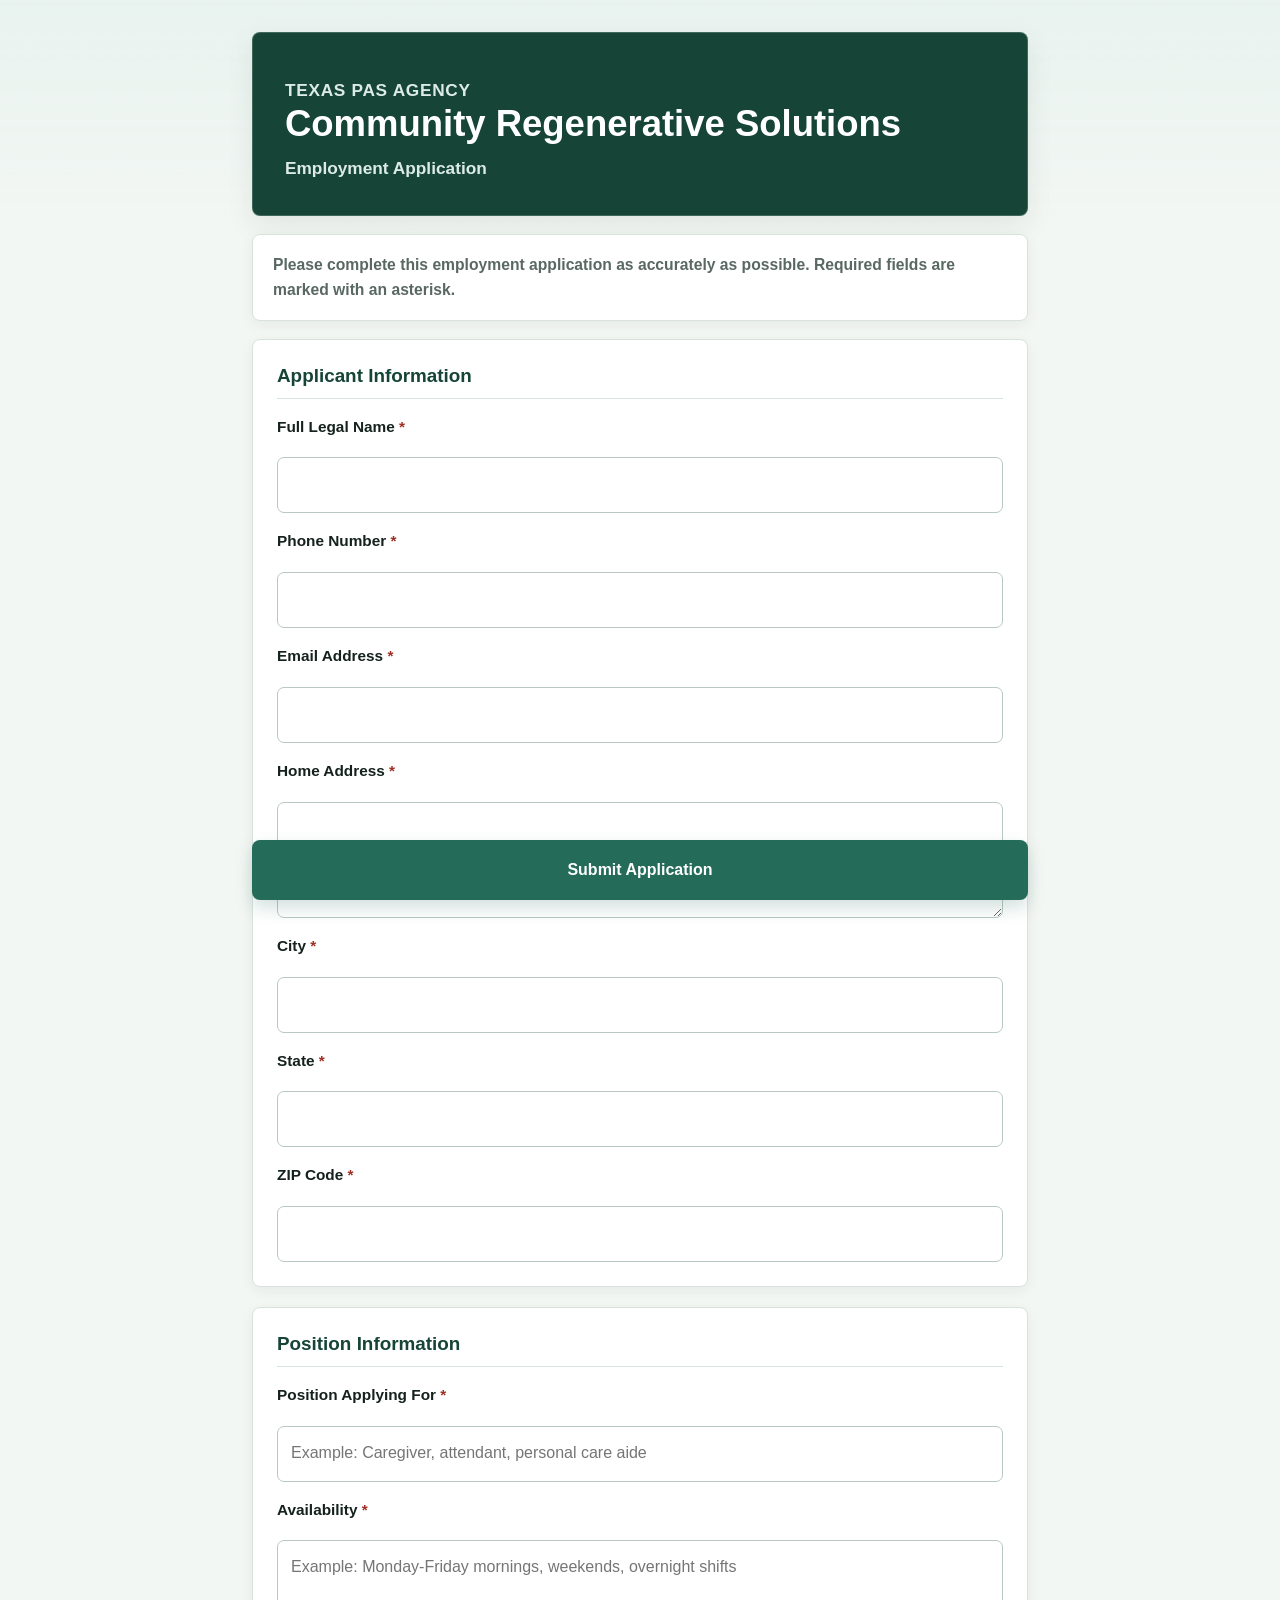
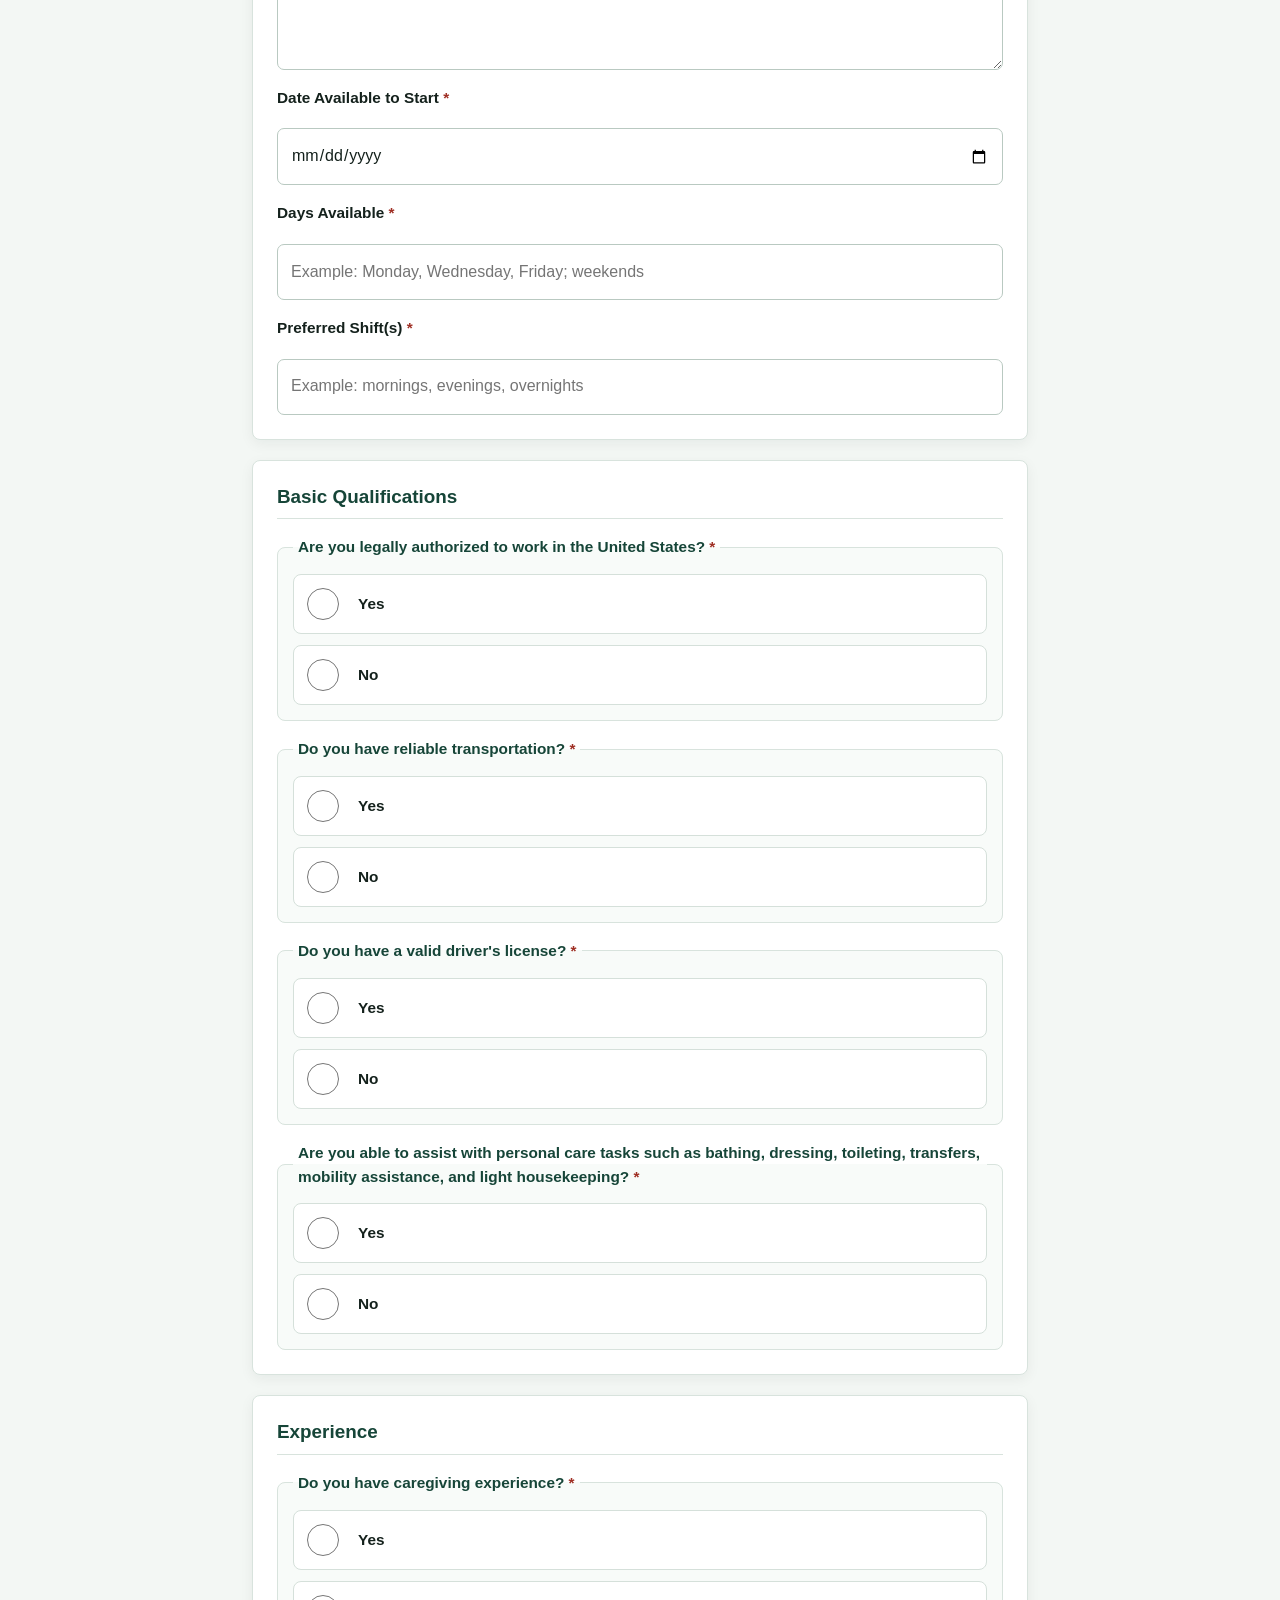
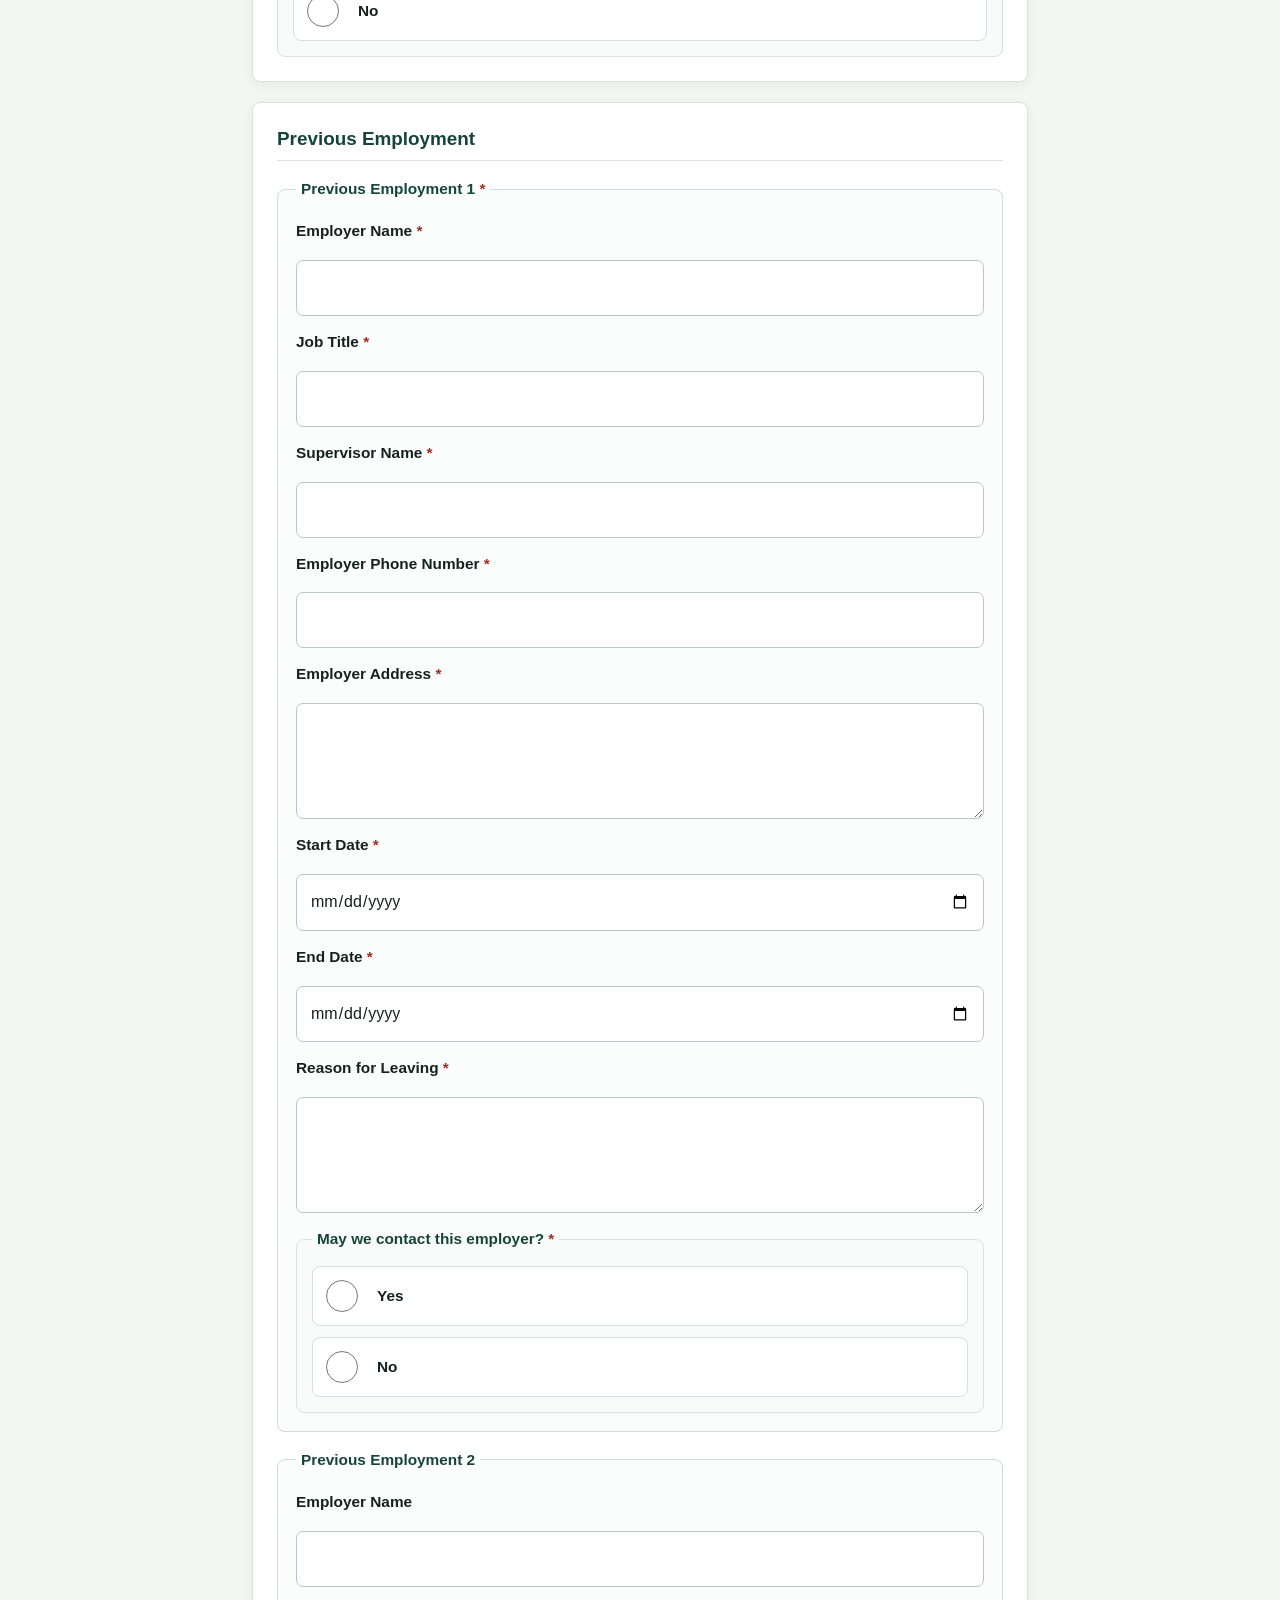
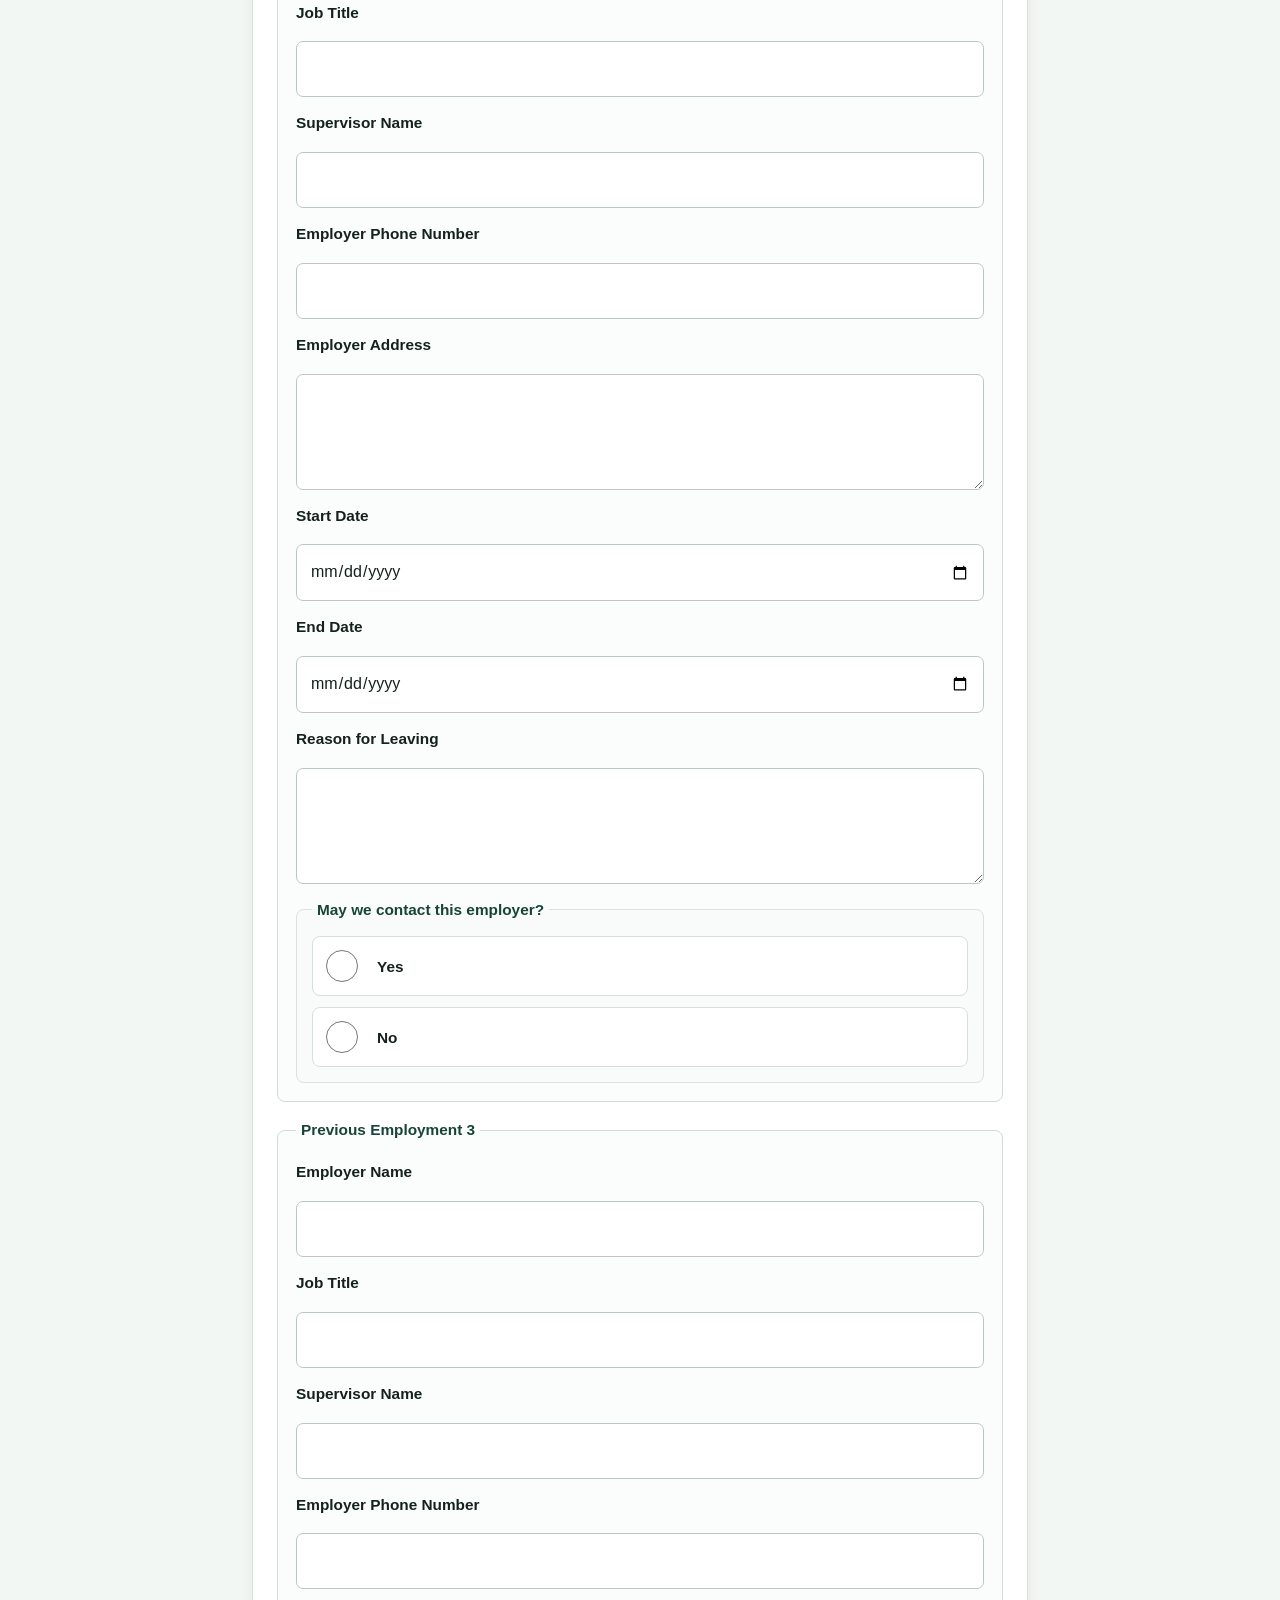
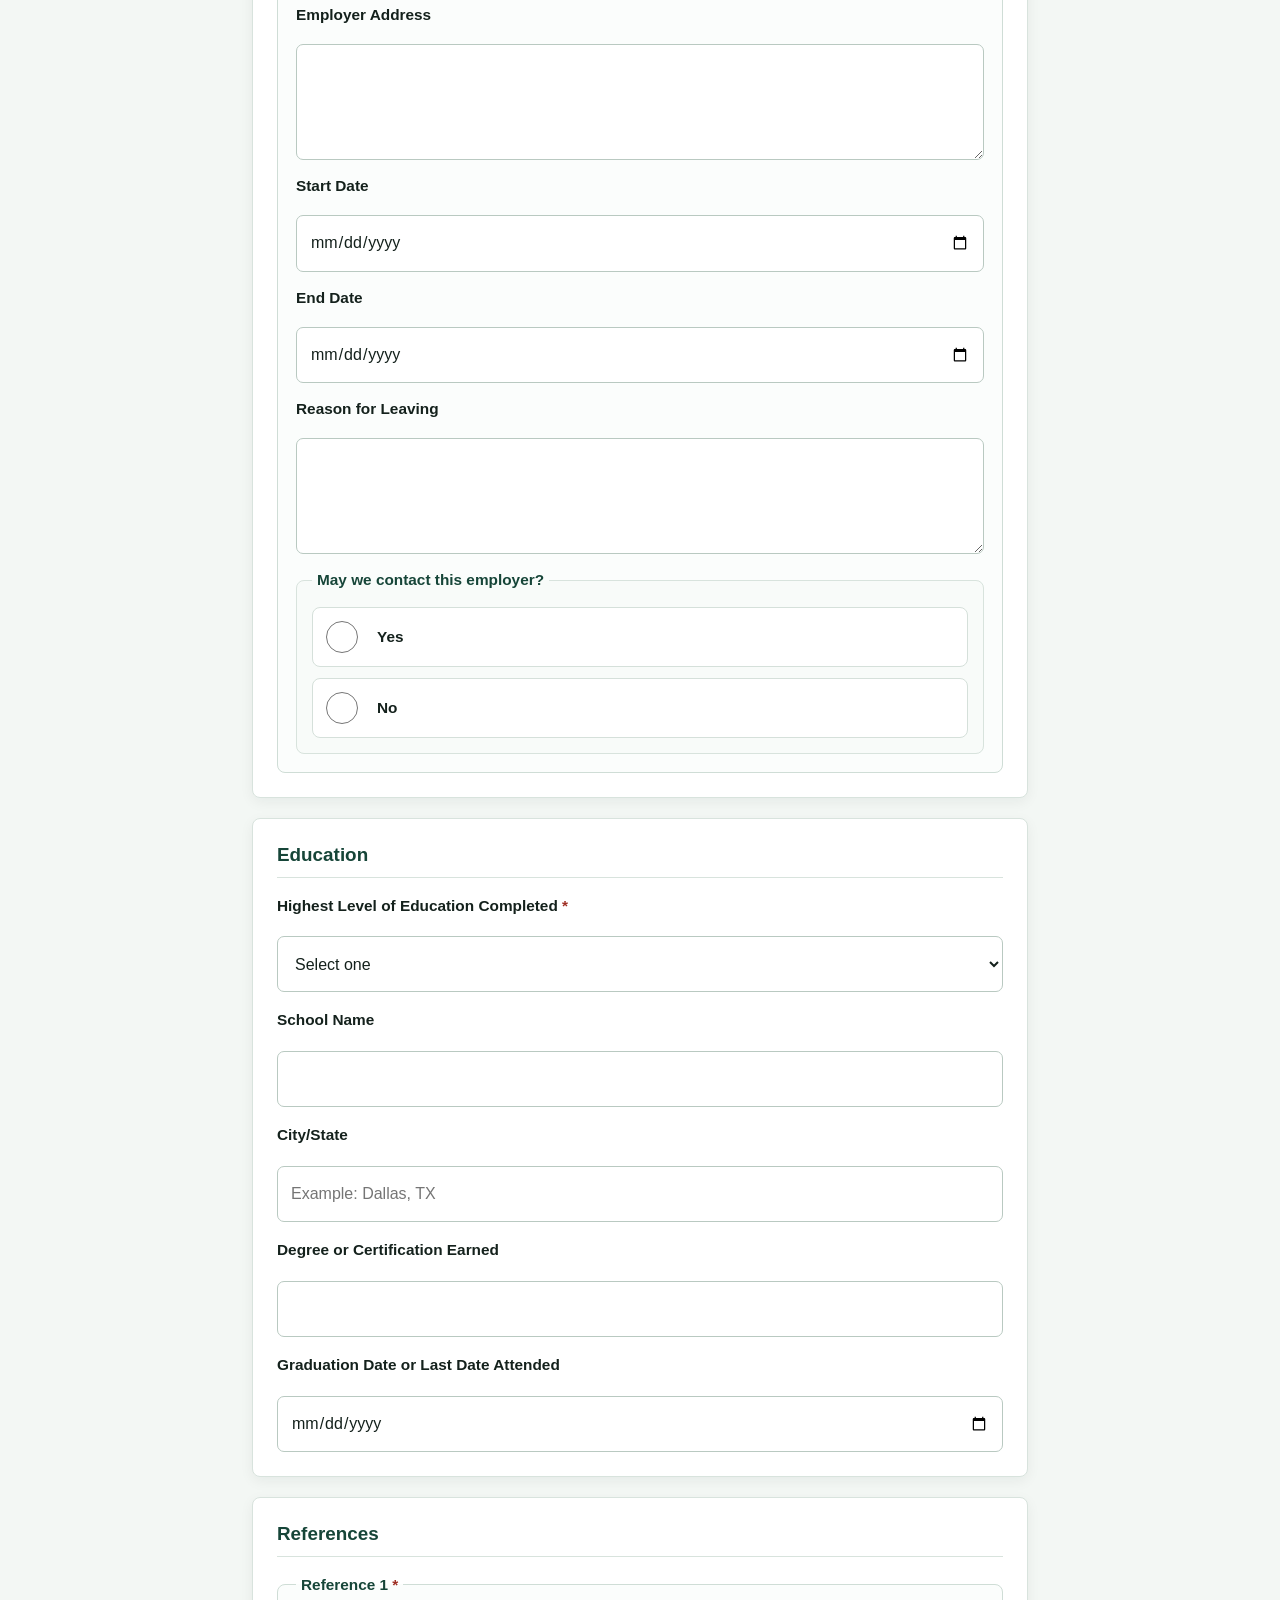
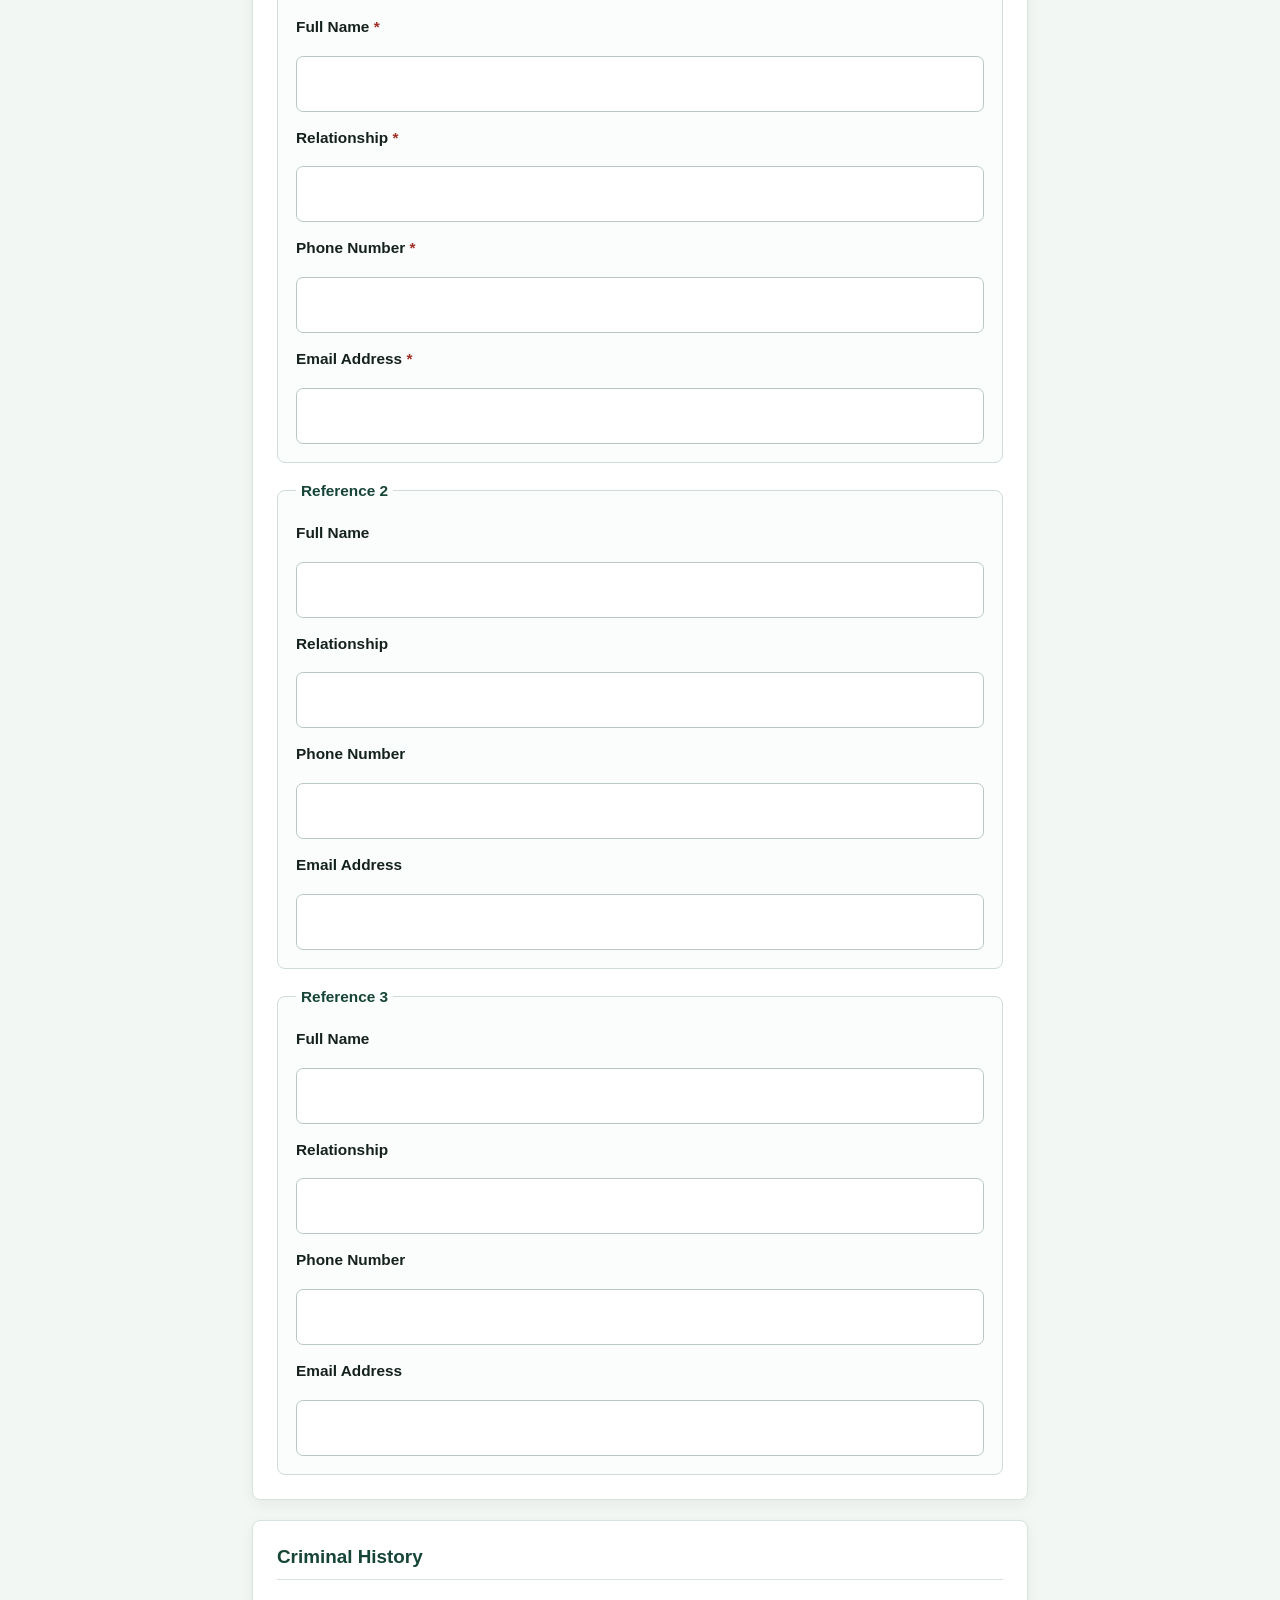
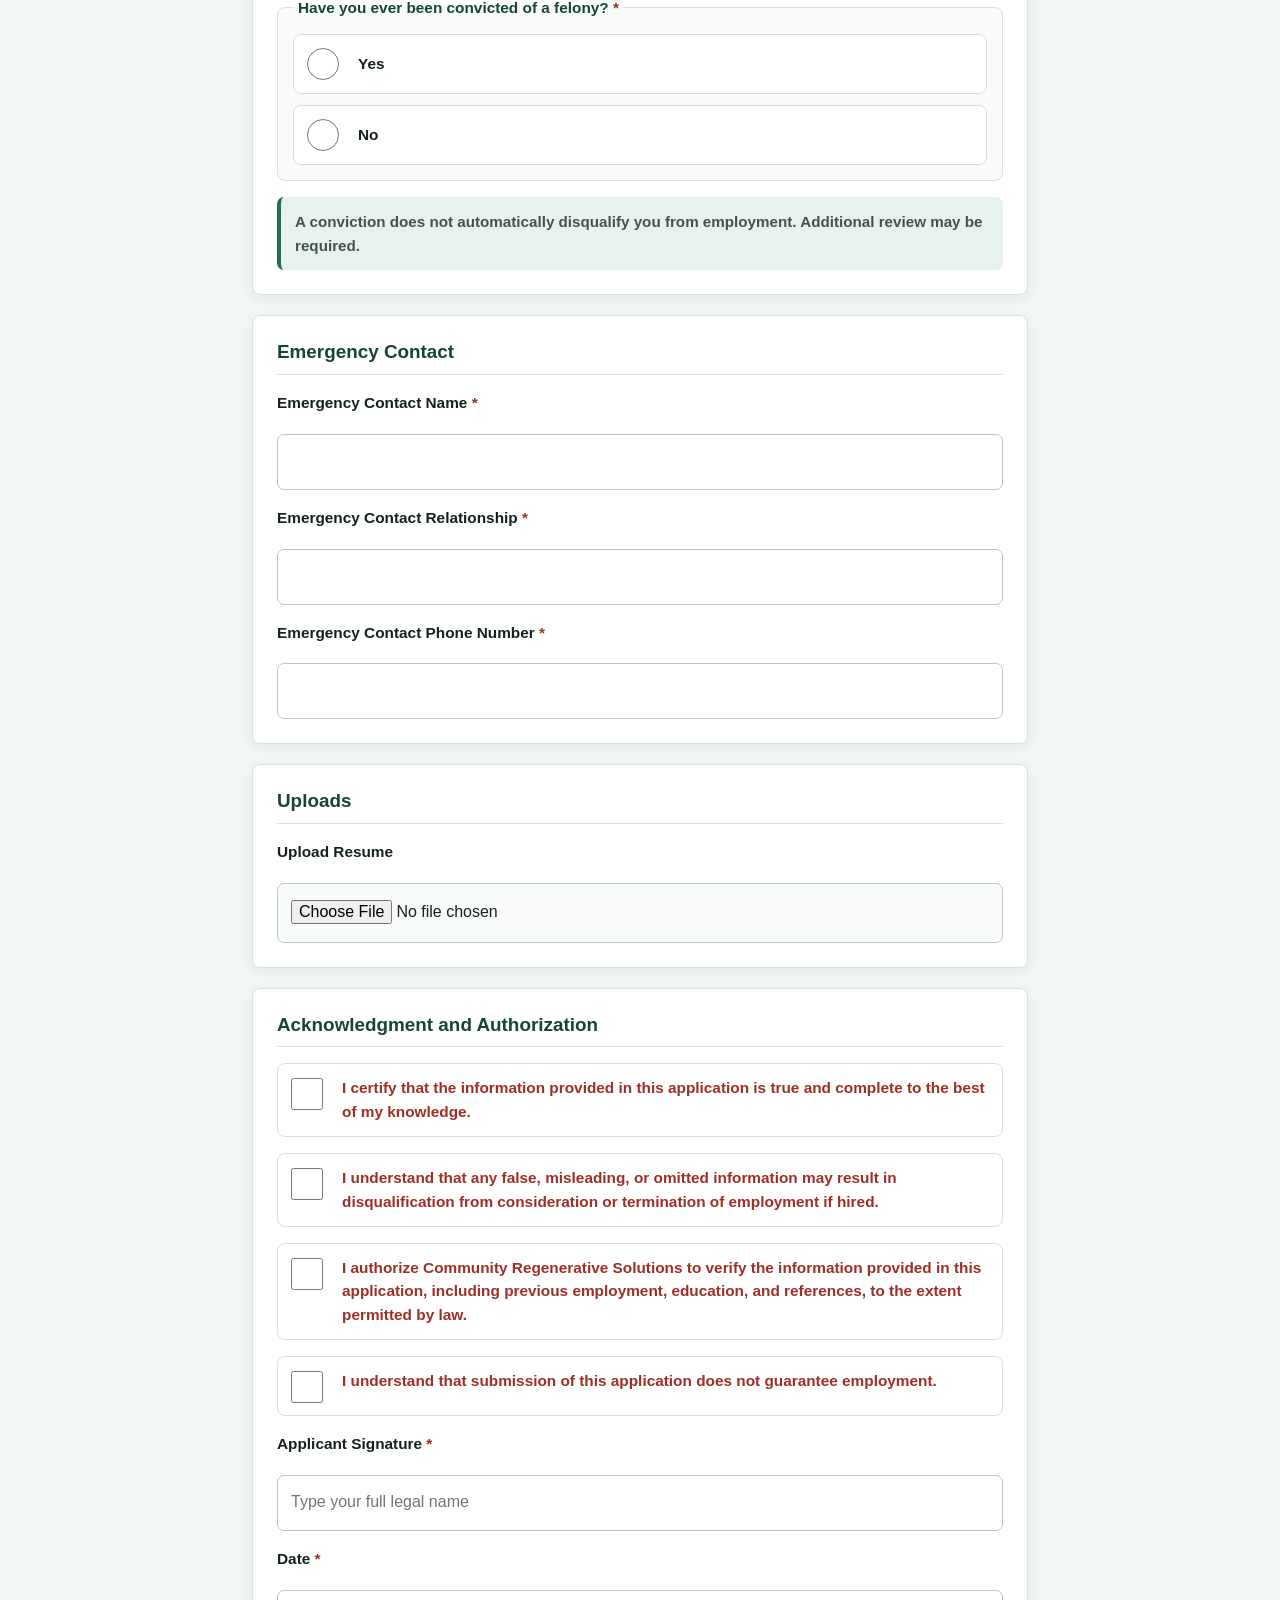
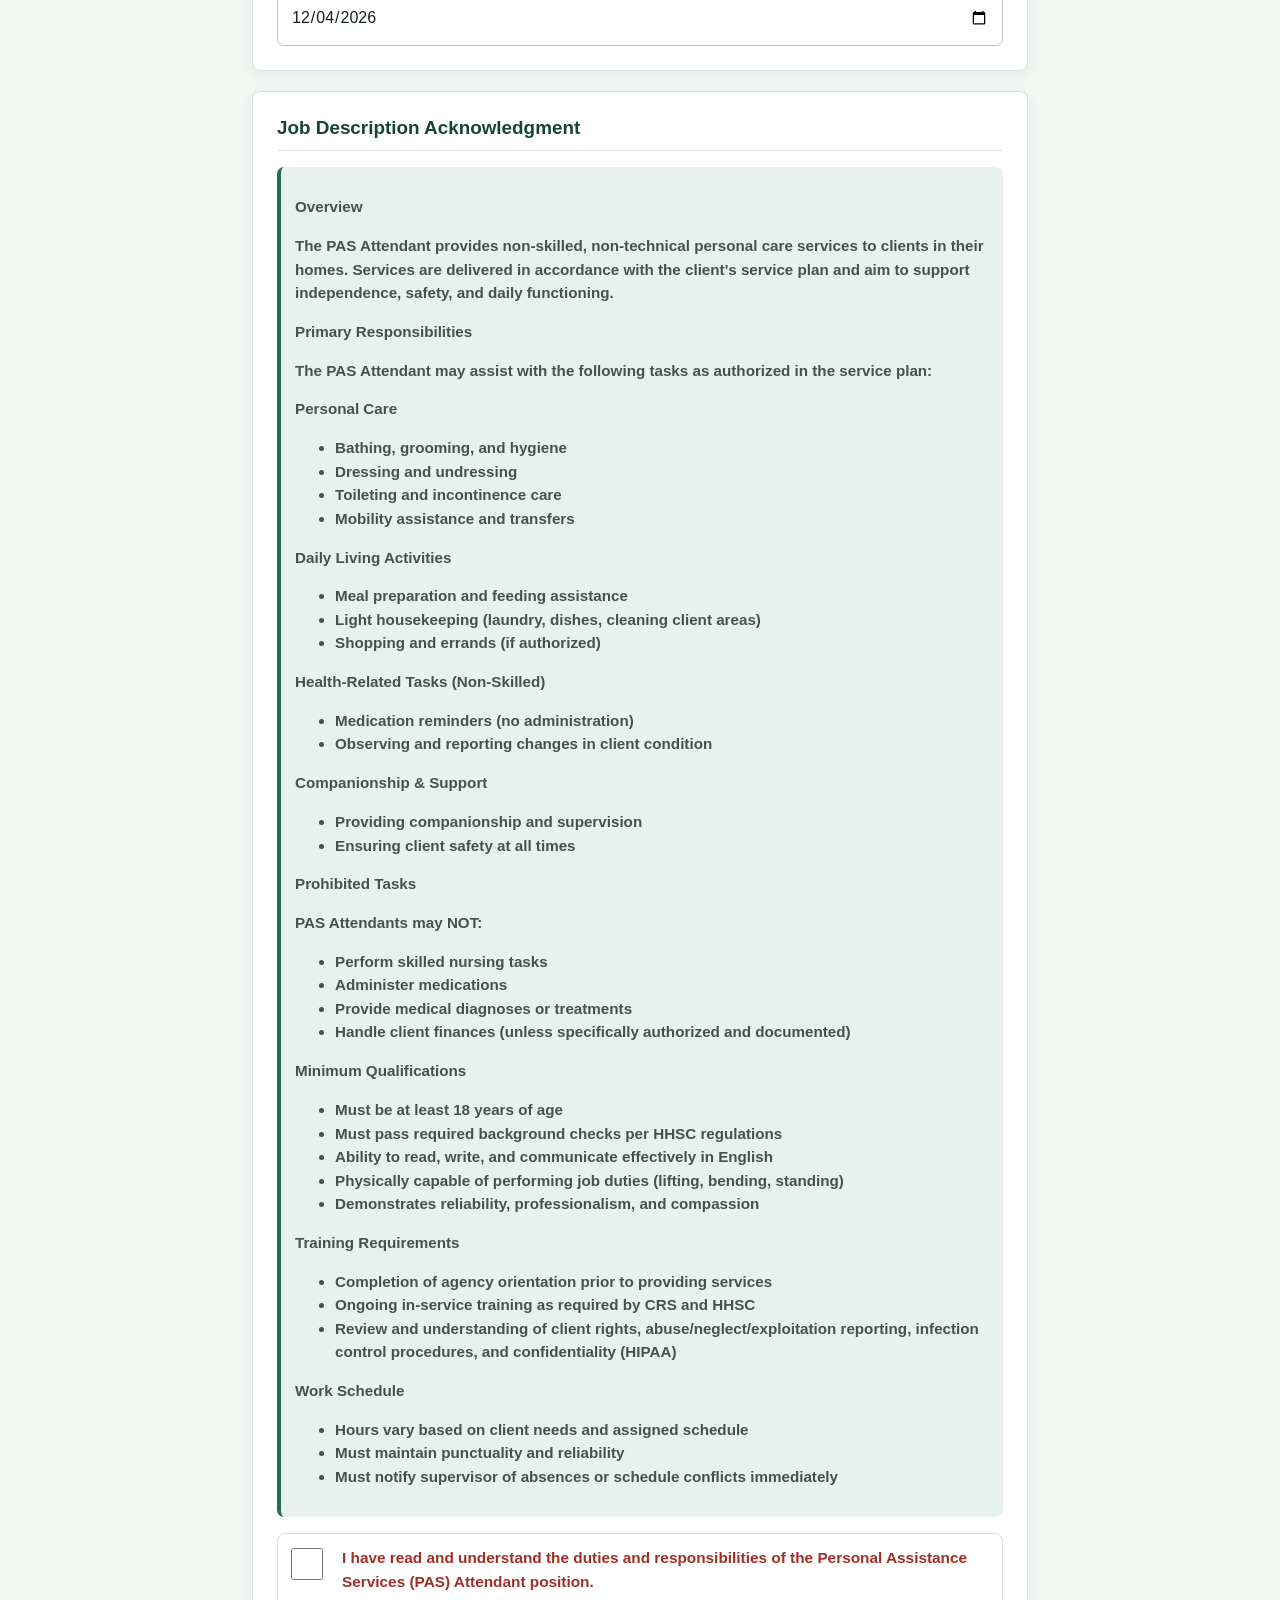
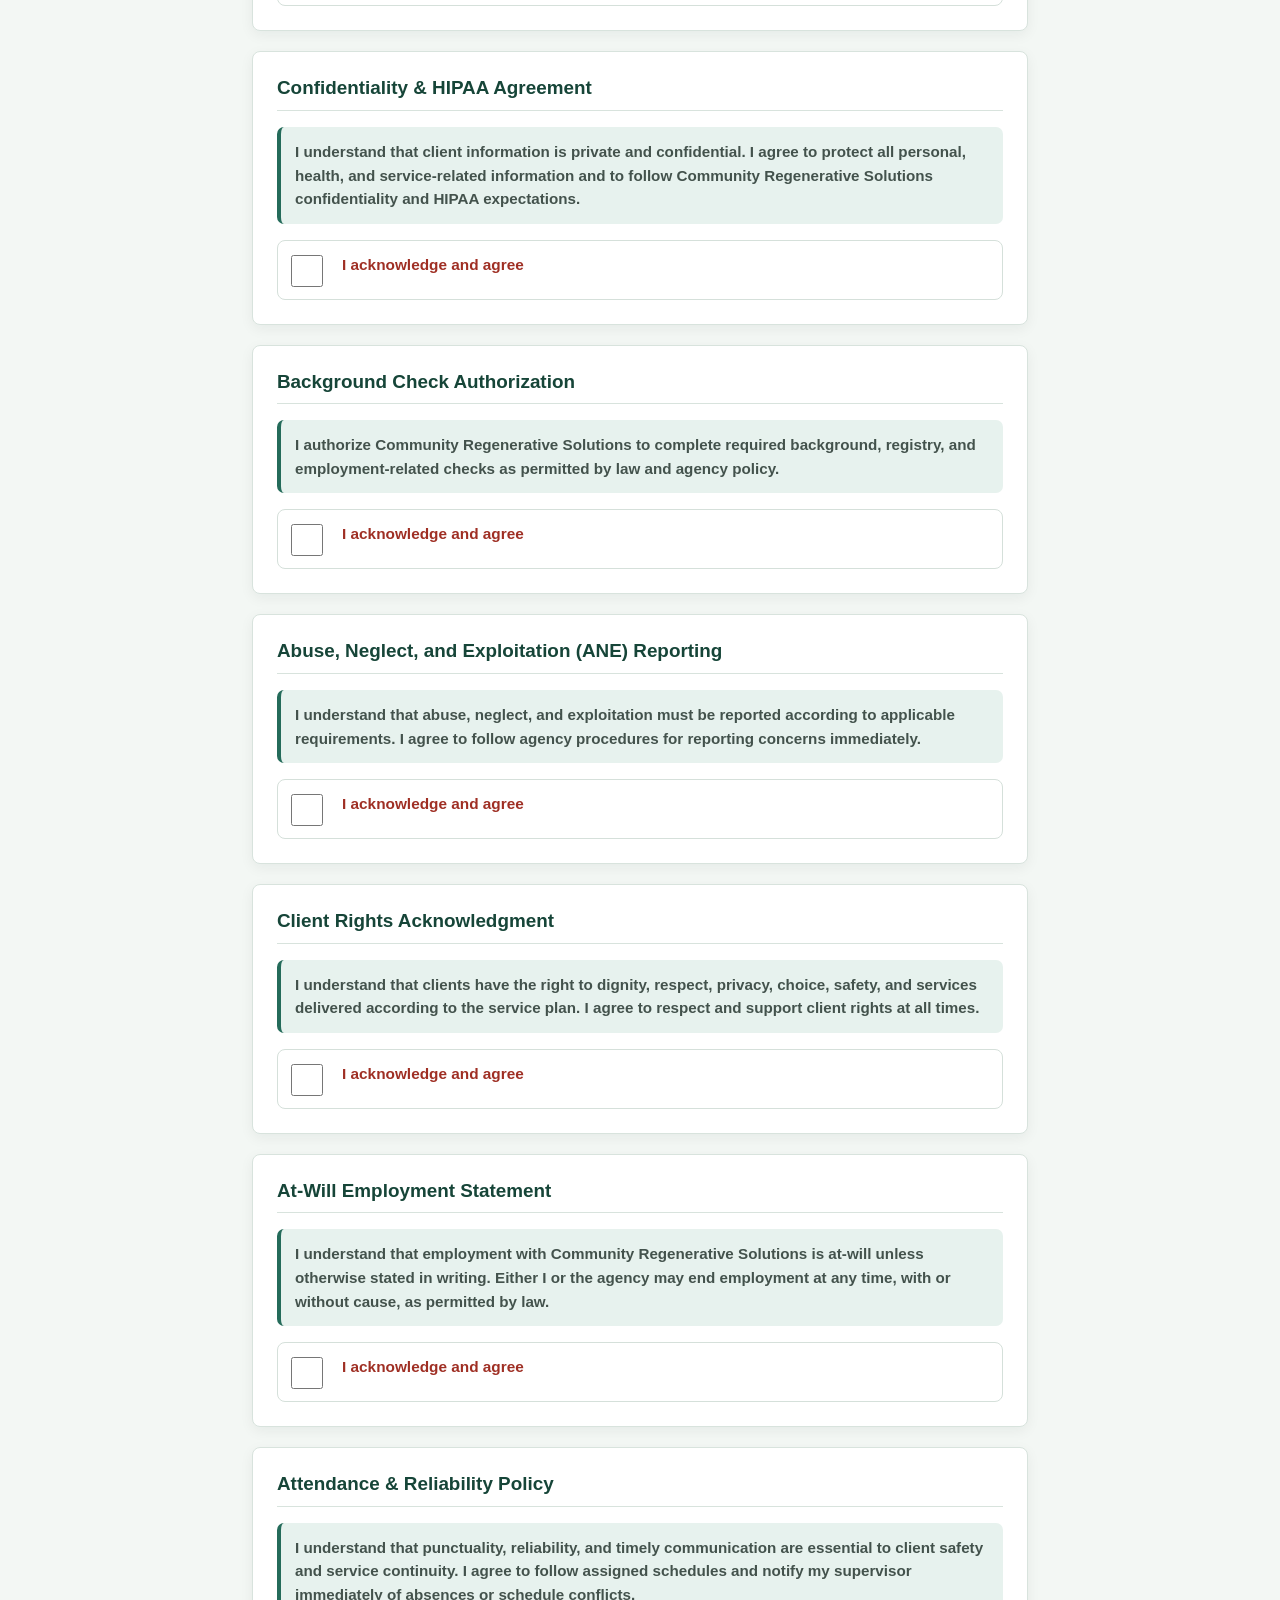
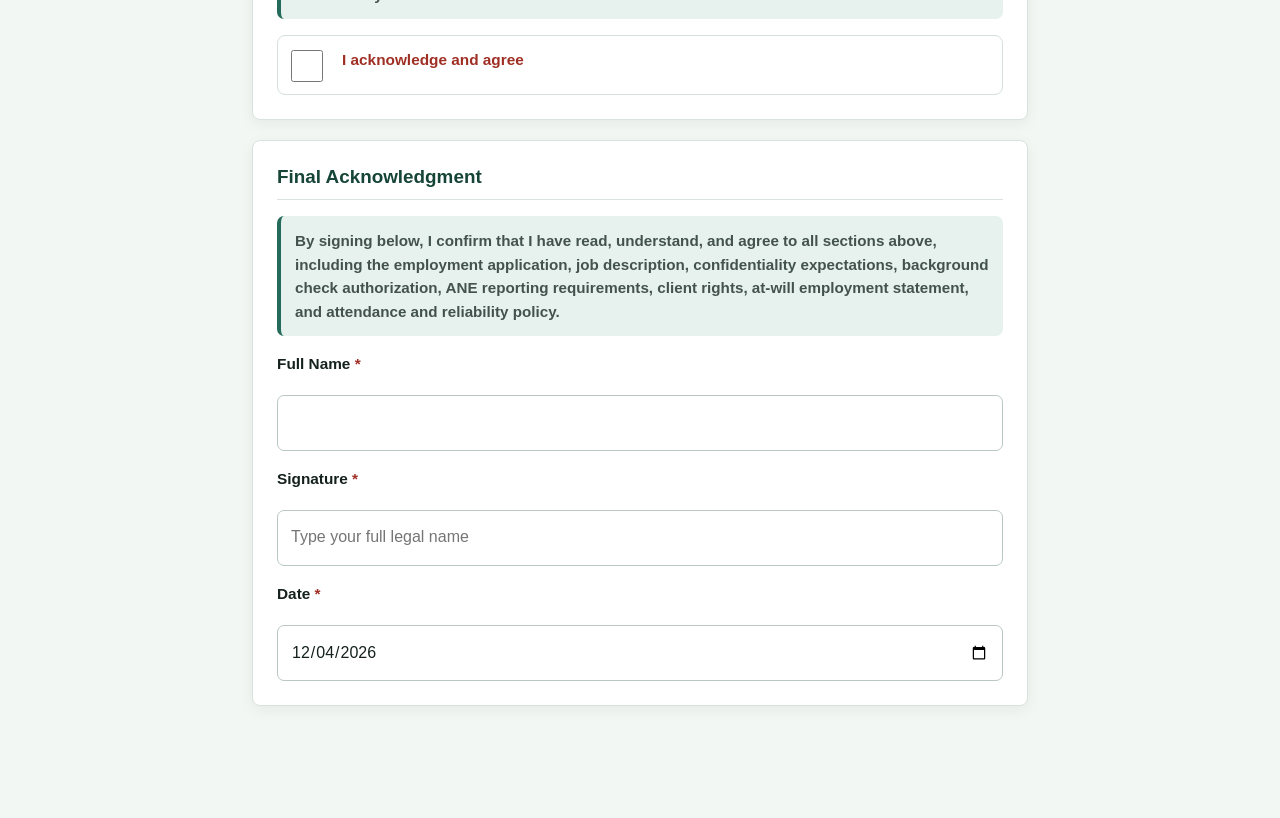
<file: index.html>
<!doctype html>
<html lang="en">
  <head>
    <meta charset="utf-8">
    <meta name="viewport" content="width=device-width, initial-scale=1">
    <title>Community Regenerative Solutions | Employment Application</title>
    <link rel="stylesheet" href="assets/styles.css">
  </head>
  <body>
    <main class="page-shell">
      <header class="form-header">
        <p class="eyebrow">Texas PAS Agency</p>
        <h1>Community Regenerative Solutions</h1>
        <p>Employment Application</p>
      </header>

      <section class="notice" aria-label="Form instructions">
        <p>Please complete this employment application as accurately as possible. Required fields are marked with an asterisk.</p>
      </section>

      <!-- Public applicant-facing form. Edit labels and fields here when the application changes. -->
      <form id="applicationForm" class="application-form" method="POST" action="/api/submit-form" enctype="application/x-www-form-urlencoded" novalidate>
        <div id="errorSummary" class="error-summary" tabindex="-1" hidden></div>
        <input type="hidden" name="formType" value="application">

        <!-- Section 1: applicant contact details -->
        <section class="form-section" aria-labelledby="personalInfoTitle">
          <h2 id="personalInfoTitle">Applicant Information</h2>
          <label for="fullName">Full Legal Name <span>*</span></label>
          <input id="fullName" name="fullName" autocomplete="name" required>

          <label for="phone">Phone Number <span>*</span></label>
          <input id="phone" name="phone" type="tel" autocomplete="tel" required>

          <label for="email">Email Address <span>*</span></label>
          <input id="email" name="email" type="email" autocomplete="email" required>

          <label for="address">Home Address <span>*</span></label>
          <textarea id="address" name="address" rows="3" autocomplete="street-address" required></textarea>

          <label for="city">City <span>*</span></label>
          <input id="city" name="city" autocomplete="address-level2" required>

          <label for="state">State <span>*</span></label>
          <input id="state" name="state" autocomplete="address-level1" required>

          <label for="zipCode">ZIP Code <span>*</span></label>
          <input id="zipCode" name="zipCode" autocomplete="postal-code" required>
        </section>

        <!-- Section 2: role interest and schedule availability -->
        <section class="form-section" aria-labelledby="positionTitle">
          <h2 id="positionTitle">Position Information</h2>
          <label for="position">Position Applying For <span>*</span></label>
          <input id="position" name="position" placeholder="Example: Caregiver, attendant, personal care aide" required>

          <label for="availability">Availability <span>*</span></label>
          <textarea id="availability" name="availability" rows="4" placeholder="Example: Monday-Friday mornings, weekends, overnight shifts" required></textarea>

          <label for="dateAvailable">Date Available to Start <span>*</span></label>
          <input id="dateAvailable" name="dateAvailable" type="date" required>

          <label for="daysAvailable">Days Available <span>*</span></label>
          <input id="daysAvailable" name="daysAvailable" placeholder="Example: Monday, Wednesday, Friday; weekends" required>

          <label for="preferredShifts">Preferred Shift(s) <span>*</span></label>
          <input id="preferredShifts" name="preferredShifts" placeholder="Example: mornings, evenings, overnights" required>
        </section>

        <!-- Section 3: basic required qualifications -->
        <section class="form-section" aria-labelledby="qualificationsTitle">
          <h2 id="qualificationsTitle">Basic Qualifications</h2>

          <fieldset>
            <legend>Are you legally authorized to work in the United States? <span>*</span></legend>
            <label class="choice"><input type="radio" name="authorizedToWork" value="Yes" required> Yes</label>
            <label class="choice"><input type="radio" name="authorizedToWork" value="No"> No</label>
          </fieldset>

          <fieldset>
            <legend>Do you have reliable transportation? <span>*</span></legend>
            <label class="choice"><input type="radio" name="reliableTransportation" value="Yes" required> Yes</label>
            <label class="choice"><input type="radio" name="reliableTransportation" value="No"> No</label>
          </fieldset>

          <fieldset>
            <legend>Do you have a valid driver's license? <span>*</span></legend>
            <label class="choice"><input type="radio" name="validDriversLicense" value="Yes" required> Yes</label>
            <label class="choice"><input type="radio" name="validDriversLicense" value="No"> No</label>
          </fieldset>

          <fieldset>
            <legend>Are you able to assist with personal care tasks such as bathing, dressing, toileting, transfers, mobility assistance, and light housekeeping? <span>*</span></legend>
            <label class="choice"><input type="radio" name="personalCareTasks" value="Yes" required> Yes</label>
            <label class="choice"><input type="radio" name="personalCareTasks" value="No"> No</label>
          </fieldset>
        </section>

        <!-- Section 4: caregiving experience. The detail box is controlled by src/app.js. -->
        <section class="form-section" aria-labelledby="experienceTitle">
          <h2 id="experienceTitle">Experience</h2>
          <fieldset>
            <legend>Do you have caregiving experience? <span>*</span></legend>
            <label class="choice"><input id="careExperienceYes" type="radio" name="caregivingExperience" value="Yes" required> Yes</label>
            <label class="choice"><input type="radio" name="caregivingExperience" value="No"> No</label>
          </fieldset>

          <div id="experienceDetailsGroup" class="conditional-field" hidden>
            <label for="experienceDetails">Briefly describe your caregiving experience</label>
            <textarea id="experienceDetails" name="experienceDetails" rows="4" placeholder="Share past caregiving, attendant, facility, family care, or home care experience."></textarea>
          </div>
        </section>

        <!-- Section 5: employment history. Employer 1 is required; Employers 2 and 3 are optional. -->
        <section class="form-section" aria-labelledby="previousEmploymentTitle">
          <h2 id="previousEmploymentTitle">Previous Employment</h2>

          <fieldset class="subsection">
            <legend>Previous Employment 1 <span>*</span></legend>
            <label for="employer1Name">Employer Name <span>*</span></label>
            <input id="employer1Name" name="employer1Name" required>

            <label for="employer1JobTitle">Job Title <span>*</span></label>
            <input id="employer1JobTitle" name="employer1JobTitle" required>

            <label for="employer1Supervisor">Supervisor Name <span>*</span></label>
            <input id="employer1Supervisor" name="employer1Supervisor" required>

            <label for="employer1Phone">Employer Phone Number <span>*</span></label>
            <input id="employer1Phone" name="employer1Phone" type="tel" required>

            <label for="employer1Address">Employer Address <span>*</span></label>
            <textarea id="employer1Address" name="employer1Address" rows="3" required></textarea>

            <label for="employer1StartDate">Start Date <span>*</span></label>
            <input id="employer1StartDate" name="employer1StartDate" type="date" required>

            <label for="employer1EndDate">End Date <span>*</span></label>
            <input id="employer1EndDate" name="employer1EndDate" type="date" required>

            <label for="employer1Reason">Reason for Leaving <span>*</span></label>
            <textarea id="employer1Reason" name="employer1Reason" rows="3" required></textarea>

            <fieldset>
              <legend>May we contact this employer? <span>*</span></legend>
              <label class="choice"><input type="radio" name="employer1MayContact" value="Yes" required> Yes</label>
              <label class="choice"><input type="radio" name="employer1MayContact" value="No"> No</label>
            </fieldset>
          </fieldset>

          <fieldset class="subsection">
            <legend>Previous Employment 2</legend>
            <label for="employer2Name">Employer Name</label>
            <input id="employer2Name" name="employer2Name">

            <label for="employer2JobTitle">Job Title</label>
            <input id="employer2JobTitle" name="employer2JobTitle">

            <label for="employer2Supervisor">Supervisor Name</label>
            <input id="employer2Supervisor" name="employer2Supervisor">

            <label for="employer2Phone">Employer Phone Number</label>
            <input id="employer2Phone" name="employer2Phone" type="tel">

            <label for="employer2Address">Employer Address</label>
            <textarea id="employer2Address" name="employer2Address" rows="3"></textarea>

            <label for="employer2StartDate">Start Date</label>
            <input id="employer2StartDate" name="employer2StartDate" type="date">

            <label for="employer2EndDate">End Date</label>
            <input id="employer2EndDate" name="employer2EndDate" type="date">

            <label for="employer2Reason">Reason for Leaving</label>
            <textarea id="employer2Reason" name="employer2Reason" rows="3"></textarea>

            <fieldset>
              <legend>May we contact this employer?</legend>
              <label class="choice"><input type="radio" name="employer2MayContact" value="Yes"> Yes</label>
              <label class="choice"><input type="radio" name="employer2MayContact" value="No"> No</label>
            </fieldset>
          </fieldset>

          <fieldset class="subsection">
            <legend>Previous Employment 3</legend>
            <label for="employer3Name">Employer Name</label>
            <input id="employer3Name" name="employer3Name">

            <label for="employer3JobTitle">Job Title</label>
            <input id="employer3JobTitle" name="employer3JobTitle">

            <label for="employer3Supervisor">Supervisor Name</label>
            <input id="employer3Supervisor" name="employer3Supervisor">

            <label for="employer3Phone">Employer Phone Number</label>
            <input id="employer3Phone" name="employer3Phone" type="tel">

            <label for="employer3Address">Employer Address</label>
            <textarea id="employer3Address" name="employer3Address" rows="3"></textarea>

            <label for="employer3StartDate">Start Date</label>
            <input id="employer3StartDate" name="employer3StartDate" type="date">

            <label for="employer3EndDate">End Date</label>
            <input id="employer3EndDate" name="employer3EndDate" type="date">

            <label for="employer3Reason">Reason for Leaving</label>
            <textarea id="employer3Reason" name="employer3Reason" rows="3"></textarea>

            <fieldset>
              <legend>May we contact this employer?</legend>
              <label class="choice"><input type="radio" name="employer3MayContact" value="Yes"> Yes</label>
              <label class="choice"><input type="radio" name="employer3MayContact" value="No"> No</label>
            </fieldset>
          </fieldset>
        </section>

        <!-- Section 6: education background -->
        <section class="form-section" aria-labelledby="educationTitle">
          <h2 id="educationTitle">Education</h2>
          <label for="educationLevel">Highest Level of Education Completed <span>*</span></label>
          <select id="educationLevel" name="educationLevel" required>
            <option value="">Select one</option>
            <option>High School Diploma or GED</option>
            <option>Some College</option>
            <option>Associate Degree</option>
            <option>Bachelor's Degree</option>
            <option>Graduate Degree</option>
            <option>Other</option>
          </select>

          <label for="schoolName">School Name</label>
          <input id="schoolName" name="schoolName">

          <label for="schoolLocation">City/State</label>
          <input id="schoolLocation" name="schoolLocation" placeholder="Example: Dallas, TX">

          <label for="degreeEarned">Degree or Certification Earned</label>
          <input id="degreeEarned" name="degreeEarned">

          <label for="graduationDate">Graduation Date or Last Date Attended</label>
          <input id="graduationDate" name="graduationDate" type="date">
        </section>

        <!-- Section 7: references. Reference 1 is required; References 2 and 3 are optional. -->
        <section class="form-section" aria-labelledby="referencesTitle">
          <h2 id="referencesTitle">References</h2>

          <fieldset class="subsection">
            <legend>Reference 1 <span>*</span></legend>
            <label for="reference1Name">Full Name <span>*</span></label>
            <input id="reference1Name" name="reference1Name" required>

            <label for="reference1Relationship">Relationship <span>*</span></label>
            <input id="reference1Relationship" name="reference1Relationship" required>

            <label for="reference1Phone">Phone Number <span>*</span></label>
            <input id="reference1Phone" name="reference1Phone" type="tel" required>

            <label for="reference1Email">Email Address <span>*</span></label>
            <input id="reference1Email" name="reference1Email" type="email" required>
          </fieldset>

          <fieldset class="subsection">
            <legend>Reference 2</legend>
            <label for="reference2Name">Full Name</label>
            <input id="reference2Name" name="reference2Name">

            <label for="reference2Relationship">Relationship</label>
            <input id="reference2Relationship" name="reference2Relationship">

            <label for="reference2Phone">Phone Number</label>
            <input id="reference2Phone" name="reference2Phone" type="tel">

            <label for="reference2Email">Email Address</label>
            <input id="reference2Email" name="reference2Email" type="email">
          </fieldset>

          <fieldset class="subsection">
            <legend>Reference 3</legend>
            <label for="reference3Name">Full Name</label>
            <input id="reference3Name" name="reference3Name">

            <label for="reference3Relationship">Relationship</label>
            <input id="reference3Relationship" name="reference3Relationship">

            <label for="reference3Phone">Phone Number</label>
            <input id="reference3Phone" name="reference3Phone" type="tel">

            <label for="reference3Email">Email Address</label>
            <input id="reference3Email" name="reference3Email" type="email">
          </fieldset>
        </section>

        <!-- Section 8: criminal history. The explanation box is controlled by src/app.js. -->
        <section class="form-section" aria-labelledby="criminalHistoryTitle">
          <h2 id="criminalHistoryTitle">Criminal History</h2>
          <fieldset>
            <legend>Have you ever been convicted of a felony? <span>*</span></legend>
            <label class="choice"><input type="radio" name="felonyConviction" value="Yes" required> Yes</label>
            <label class="choice"><input type="radio" name="felonyConviction" value="No"> No</label>
          </fieldset>

          <div id="felonyExplanationGroup" class="conditional-field" hidden>
            <label for="felonyExplanation">If yes, explain <span>*</span></label>
            <textarea id="felonyExplanation" name="felonyExplanation" rows="4" placeholder="Briefly explain the conviction, date, and current status."></textarea>
          </div>

          <p class="helper-note">A conviction does not automatically disqualify you from employment. Additional review may be required.</p>
        </section>

        <!-- Section 9: emergency contact details -->
        <section class="form-section" aria-labelledby="emergencyTitle">
          <h2 id="emergencyTitle">Emergency Contact</h2>
          <label for="emergencyName">Emergency Contact Name <span>*</span></label>
          <input id="emergencyName" name="emergencyName" required>

          <label for="emergencyRelationship">Emergency Contact Relationship <span>*</span></label>
          <input id="emergencyRelationship" name="emergencyRelationship" required>

          <label for="emergencyPhone">Emergency Contact Phone Number <span>*</span></label>
          <input id="emergencyPhone" name="emergencyPhone" type="tel" autocomplete="tel" required>
        </section>

        <!-- Section 10: optional resume upload. A backend is needed before files can be sent anywhere. -->
        <section class="form-section" aria-labelledby="uploadsTitle">
          <h2 id="uploadsTitle">Uploads</h2>
          <label for="resume">Upload Resume</label>
          <input id="resume" name="resume" type="file" accept=".pdf,.doc,.docx,.jpg,.jpeg,.png">
        </section>

        <!-- Section 11: required acknowledgments and typed signature -->
        <section class="form-section" aria-labelledby="agreementTitle">
          <h2 id="agreementTitle">Acknowledgment and Authorization</h2>

          <label class="choice checkbox-choice">
            <input type="checkbox" name="certifyTrueComplete" required>
            <span>I certify that the information provided in this application is true and complete to the best of my knowledge.</span>
          </label>

          <label class="choice checkbox-choice">
            <input type="checkbox" name="falseInfoAcknowledgment" required>
            <span>I understand that any false, misleading, or omitted information may result in disqualification from consideration or termination of employment if hired.</span>
          </label>

          <label class="choice checkbox-choice">
            <input type="checkbox" name="authorizeVerification" required>
            <span>I authorize Community Regenerative Solutions to verify the information provided in this application, including previous employment, education, and references, to the extent permitted by law.</span>
          </label>

          <label class="choice checkbox-choice">
            <input type="checkbox" name="noGuaranteeAcknowledgment" required>
            <span>I understand that submission of this application does not guarantee employment.</span>
          </label>

          <label for="signature">Applicant Signature <span>*</span></label>
          <input id="signature" name="signature" placeholder="Type your full legal name" required>

          <label for="signatureDate">Date <span>*</span></label>
          <input id="signatureDate" name="signatureDate" type="date" required>
        </section>

        <!-- Job description acknowledgment is included in the final PDF hiring packet. -->
        <section class="form-section" aria-labelledby="jobDescriptionTitle">
          <h2 id="jobDescriptionTitle">Job Description Acknowledgment</h2>
          <div class="helper-note">
            <p><strong>Overview</strong></p>
            <p>The PAS Attendant provides non-skilled, non-technical personal care services to clients in their homes. Services are delivered in accordance with the client's service plan and aim to support independence, safety, and daily functioning.</p>

            <p><strong>Primary Responsibilities</strong></p>
            <p>The PAS Attendant may assist with the following tasks as authorized in the service plan:</p>

            <p><strong>Personal Care</strong></p>
            <ul>
              <li>Bathing, grooming, and hygiene</li>
              <li>Dressing and undressing</li>
              <li>Toileting and incontinence care</li>
              <li>Mobility assistance and transfers</li>
            </ul>

            <p><strong>Daily Living Activities</strong></p>
            <ul>
              <li>Meal preparation and feeding assistance</li>
              <li>Light housekeeping (laundry, dishes, cleaning client areas)</li>
              <li>Shopping and errands (if authorized)</li>
            </ul>

            <p><strong>Health-Related Tasks (Non-Skilled)</strong></p>
            <ul>
              <li>Medication reminders (no administration)</li>
              <li>Observing and reporting changes in client condition</li>
            </ul>

            <p><strong>Companionship & Support</strong></p>
            <ul>
              <li>Providing companionship and supervision</li>
              <li>Ensuring client safety at all times</li>
            </ul>

            <p><strong>Prohibited Tasks</strong></p>
            <p>PAS Attendants may NOT:</p>
            <ul>
              <li>Perform skilled nursing tasks</li>
              <li>Administer medications</li>
              <li>Provide medical diagnoses or treatments</li>
              <li>Handle client finances (unless specifically authorized and documented)</li>
            </ul>

            <p><strong>Minimum Qualifications</strong></p>
            <ul>
              <li>Must be at least 18 years of age</li>
              <li>Must pass required background checks per HHSC regulations</li>
              <li>Ability to read, write, and communicate effectively in English</li>
              <li>Physically capable of performing job duties (lifting, bending, standing)</li>
              <li>Demonstrates reliability, professionalism, and compassion</li>
            </ul>

            <p><strong>Training Requirements</strong></p>
            <ul>
              <li>Completion of agency orientation prior to providing services</li>
              <li>Ongoing in-service training as required by CRS and HHSC</li>
              <li>Review and understanding of client rights, abuse/neglect/exploitation reporting, infection control procedures, and confidentiality (HIPAA)</li>
            </ul>

            <p><strong>Work Schedule</strong></p>
            <ul>
              <li>Hours vary based on client needs and assigned schedule</li>
              <li>Must maintain punctuality and reliability</li>
              <li>Must notify supervisor of absences or schedule conflicts immediately</li>
            </ul>
          </div>

          <label class="choice checkbox-choice">
            <input type="checkbox" name="jobDescriptionAcknowledged" required>
            <span>I have read and understand the duties and responsibilities of the Personal Assistance Services (PAS) Attendant position.</span>
          </label>
        </section>

        <section class="form-section" aria-labelledby="confidentialityTitle">
          <h2 id="confidentialityTitle">Confidentiality &amp; HIPAA Agreement</h2>
          <p class="helper-note">I understand that client information is private and confidential. I agree to protect all personal, health, and service-related information and to follow Community Regenerative Solutions confidentiality and HIPAA expectations.</p>
          <label class="choice checkbox-choice">
            <input type="checkbox" name="confidentialityAcknowledged" required>
            <span>I acknowledge and agree</span>
          </label>
        </section>

        <section class="form-section" aria-labelledby="backgroundCheckTitle">
          <h2 id="backgroundCheckTitle">Background Check Authorization</h2>
          <p class="helper-note">I authorize Community Regenerative Solutions to complete required background, registry, and employment-related checks as permitted by law and agency policy.</p>
          <label class="choice checkbox-choice">
            <input type="checkbox" name="backgroundCheckAcknowledged" required>
            <span>I acknowledge and agree</span>
          </label>
        </section>

        <section class="form-section" aria-labelledby="aneTitle">
          <h2 id="aneTitle">Abuse, Neglect, and Exploitation (ANE) Reporting</h2>
          <p class="helper-note">I understand that abuse, neglect, and exploitation must be reported according to applicable requirements. I agree to follow agency procedures for reporting concerns immediately.</p>
          <label class="choice checkbox-choice">
            <input type="checkbox" name="aneAcknowledged" required>
            <span>I acknowledge and agree</span>
          </label>
        </section>

        <section class="form-section" aria-labelledby="clientRightsTitle">
          <h2 id="clientRightsTitle">Client Rights Acknowledgment</h2>
          <p class="helper-note">I understand that clients have the right to dignity, respect, privacy, choice, safety, and services delivered according to the service plan. I agree to respect and support client rights at all times.</p>
          <label class="choice checkbox-choice">
            <input type="checkbox" name="clientRightsAcknowledged" required>
            <span>I acknowledge and agree</span>
          </label>
        </section>

        <section class="form-section" aria-labelledby="atWillTitle">
          <h2 id="atWillTitle">At-Will Employment Statement</h2>
          <p class="helper-note">I understand that employment with Community Regenerative Solutions is at-will unless otherwise stated in writing. Either I or the agency may end employment at any time, with or without cause, as permitted by law.</p>
          <label class="choice checkbox-choice">
            <input type="checkbox" name="atWillAcknowledged" required>
            <span>I acknowledge and agree</span>
          </label>
        </section>

        <section class="form-section" aria-labelledby="attendanceTitle">
          <h2 id="attendanceTitle">Attendance &amp; Reliability Policy</h2>
          <p class="helper-note">I understand that punctuality, reliability, and timely communication are essential to client safety and service continuity. I agree to follow assigned schedules and notify my supervisor immediately of absences or schedule conflicts.</p>
          <label class="choice checkbox-choice">
            <input type="checkbox" name="attendanceAcknowledged" required>
            <span>I acknowledge and agree</span>
          </label>
        </section>

        <section class="form-section" aria-labelledby="finalAcknowledgmentTitle">
          <h2 id="finalAcknowledgmentTitle">Final Acknowledgment</h2>
          <p class="helper-note">By signing below, I confirm that I have read, understand, and agree to all sections above, including the employment application, job description, confidentiality expectations, background check authorization, ANE reporting requirements, client rights, at-will employment statement, and attendance and reliability policy.</p>

          <label for="finalAcknowledgmentFullName">Full Name <span>*</span></label>
          <input id="finalAcknowledgmentFullName" name="finalAcknowledgmentFullName" required>

          <label for="finalAcknowledgmentSignature">Signature <span>*</span></label>
          <input id="finalAcknowledgmentSignature" name="finalAcknowledgmentSignature" placeholder="Type your full legal name" required>

          <label for="finalAcknowledgmentDate">Date <span>*</span></label>
          <input id="finalAcknowledgmentDate" name="finalAcknowledgmentDate" type="date" required>
        </section>

        <div id="submissionStatus" class="submission-status" role="status" aria-live="polite" hidden></div>
        <button class="submit-button" type="submit">Submit Application</button>
      </form>

      <section id="successMessage" class="success-message" hidden tabindex="-1">
        <h2>Your application has been submitted successfully.</h2>
        <p>Thank you for applying with Community Regenerative Solutions.</p>
        <a id="downloadPdfLink" class="download-link" href="#" download="CRS-employment-application.pdf">Download completed application PDF</a>
      </section>
    </main>

    <script src="src/config.js"></script>
    <script src="src/pdf-generator.js"></script>
    <script src="src/app.js"></script>
  </body>
</html>
</file>
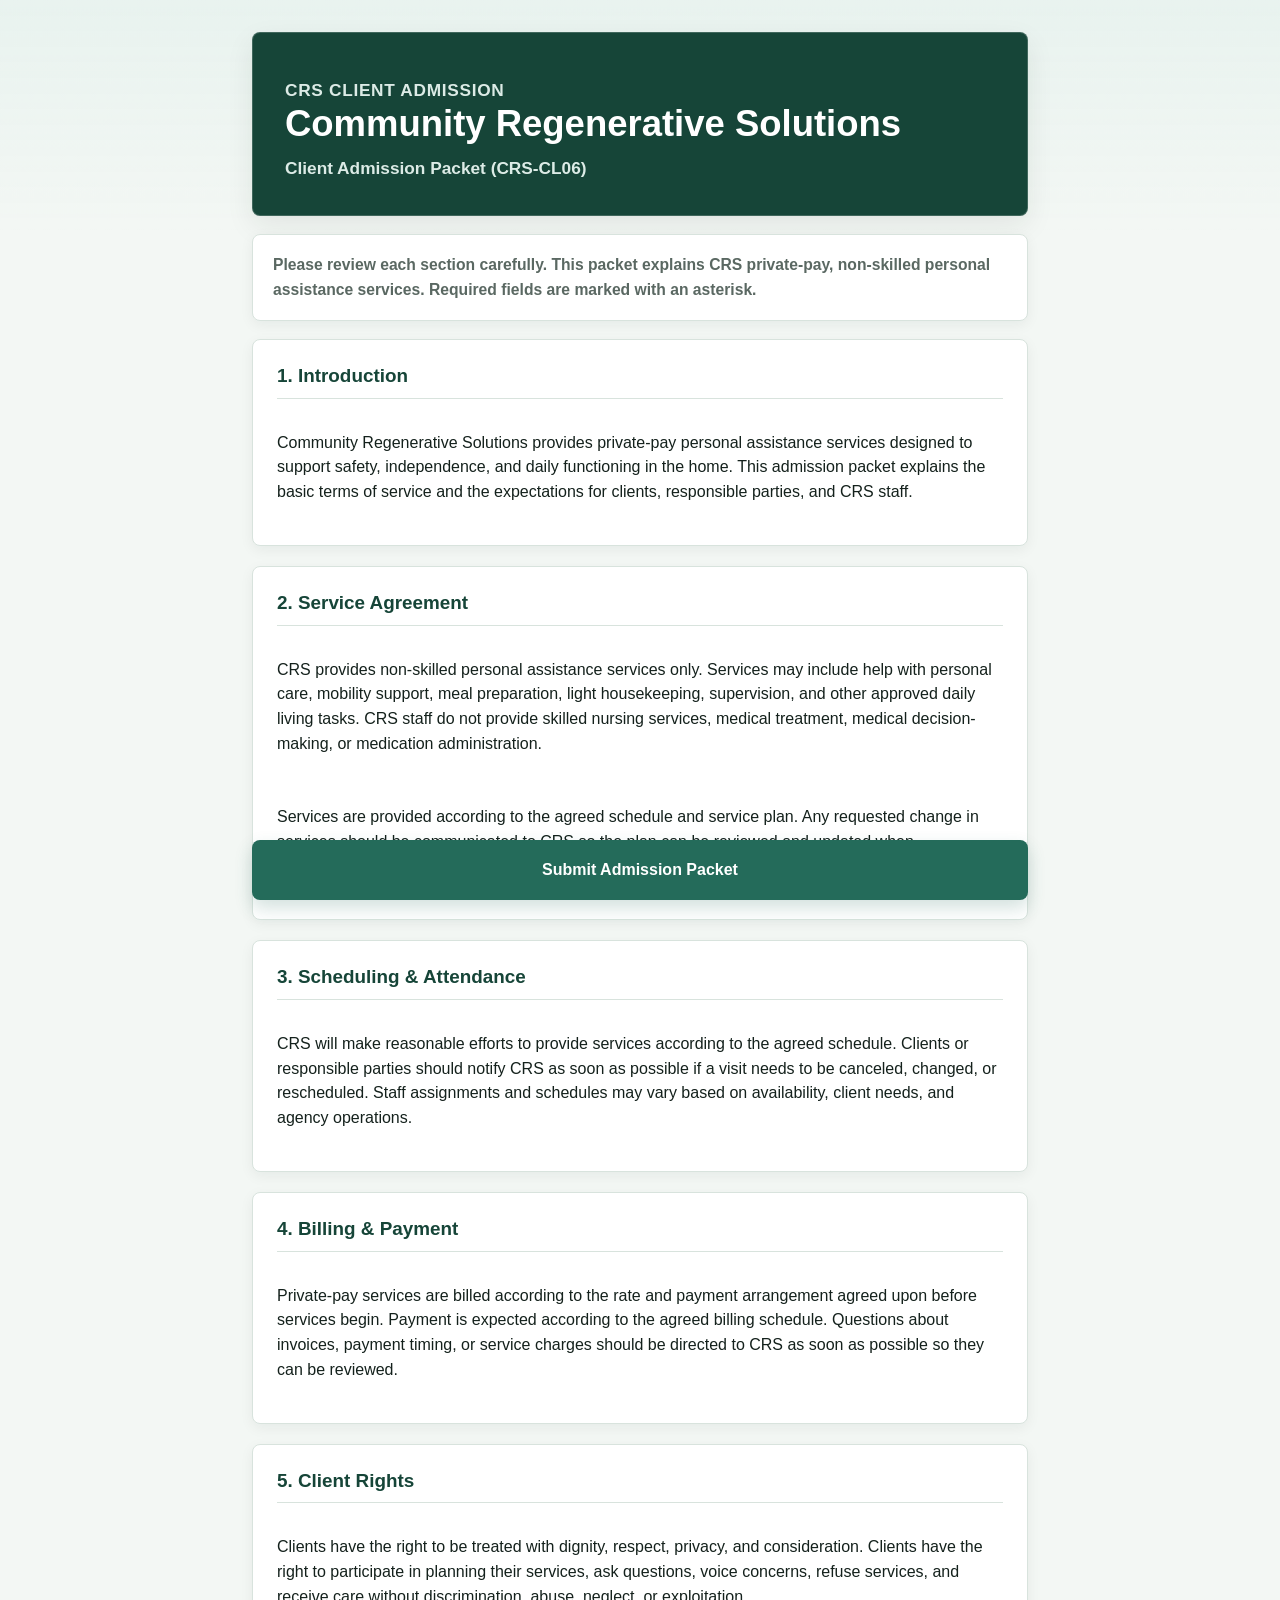
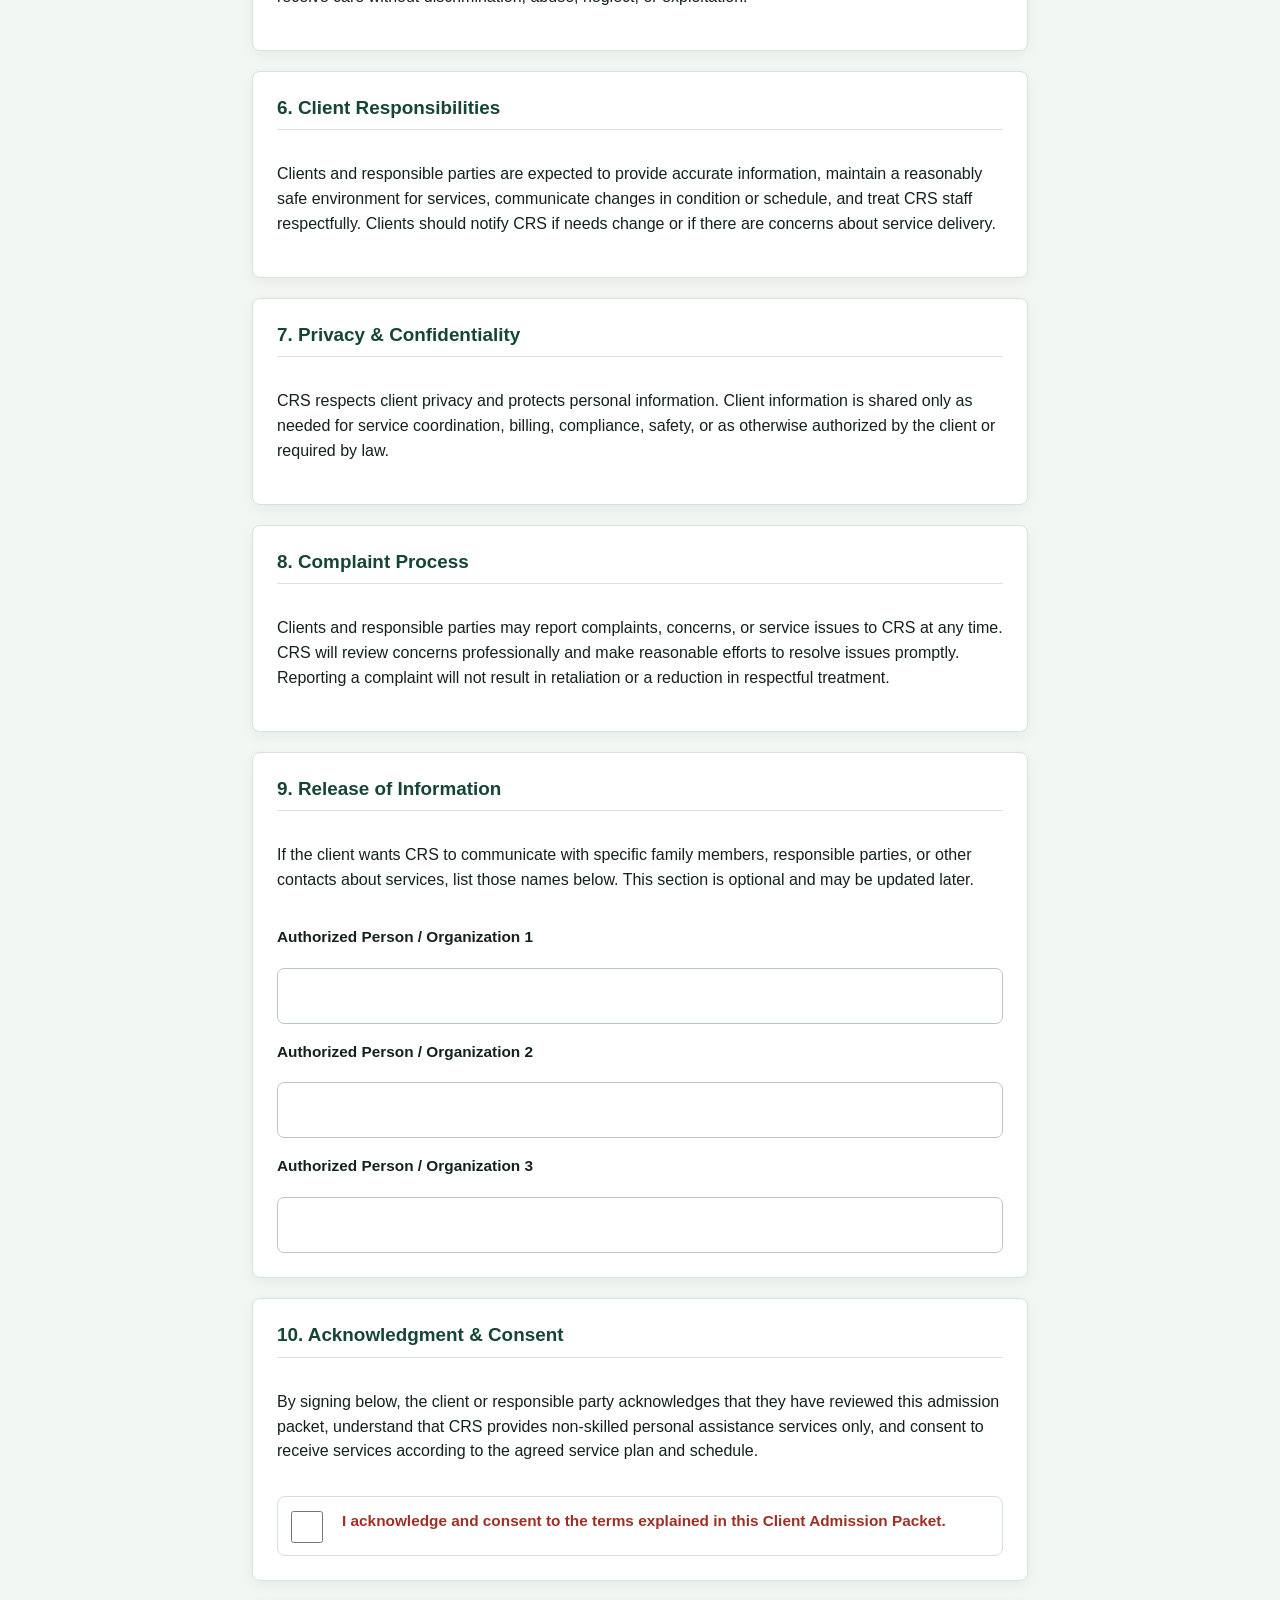
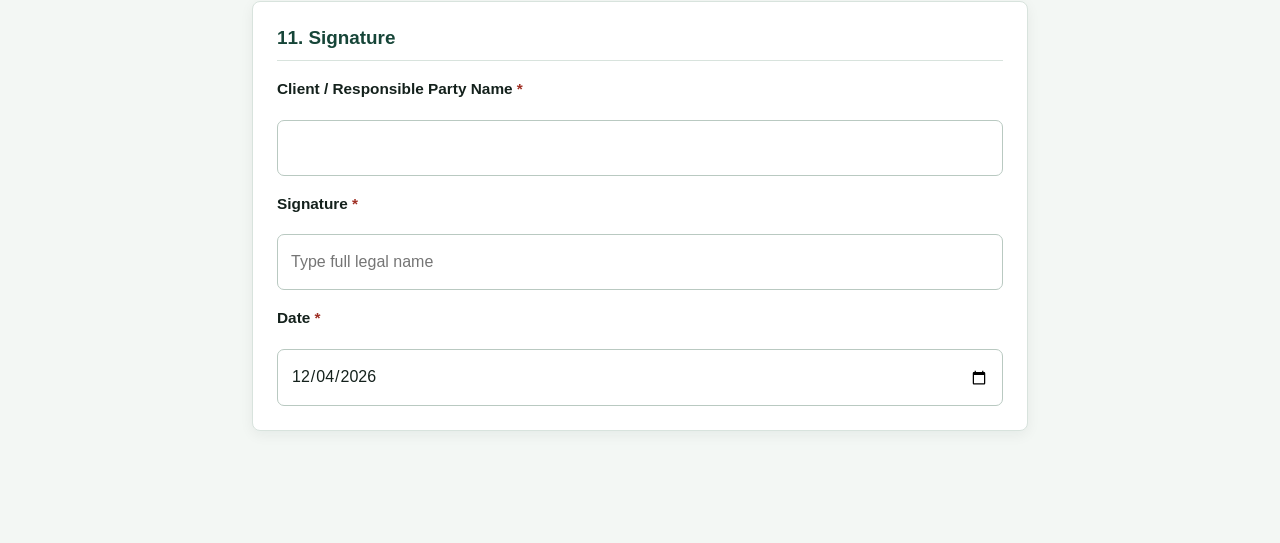
<file: client-admission-crs-6t9q3x/index.html>
<!doctype html>
<html lang="en">
  <head>
    <meta charset="utf-8">
    <meta name="viewport" content="width=device-width, initial-scale=1">
    <title>Community Regenerative Solutions | Client Admission Packet</title>
    <link rel="stylesheet" href="../assets/styles.css">
  </head>
  <body>
    <main class="page-shell">
      <header class="form-header">
        <p class="eyebrow">CRS Client Admission</p>
        <h1>Community Regenerative Solutions</h1>
        <p>Client Admission Packet (CRS-CL06)</p>
      </header>

      <section class="notice" aria-label="Form instructions">
        <p>Please review each section carefully. This packet explains CRS private-pay, non-skilled personal assistance services. Required fields are marked with an asterisk.</p>
      </section>

      <form id="clientAdmissionForm" class="application-form" method="POST" action="/api/submit-client-form" enctype="application/x-www-form-urlencoded" novalidate>
        <div id="errorSummary" class="error-summary" tabindex="-1" hidden></div>
        <input type="hidden" name="formType" value="client-admission">

        <section class="form-section" aria-labelledby="introTitle">
          <h2 id="introTitle">1. Introduction</h2>
          <p>Community Regenerative Solutions provides private-pay personal assistance services designed to support safety, independence, and daily functioning in the home. This admission packet explains the basic terms of service and the expectations for clients, responsible parties, and CRS staff.</p>
        </section>

        <section class="form-section" aria-labelledby="serviceAgreementTitle">
          <h2 id="serviceAgreementTitle">2. Service Agreement</h2>
          <p>CRS provides non-skilled personal assistance services only. Services may include help with personal care, mobility support, meal preparation, light housekeeping, supervision, and other approved daily living tasks. CRS staff do not provide skilled nursing services, medical treatment, medical decision-making, or medication administration.</p>
          <p>Services are provided according to the agreed schedule and service plan. Any requested change in services should be communicated to CRS so the plan can be reviewed and updated when appropriate.</p>
        </section>

        <section class="form-section" aria-labelledby="schedulingTitle">
          <h2 id="schedulingTitle">3. Scheduling & Attendance</h2>
          <p>CRS will make reasonable efforts to provide services according to the agreed schedule. Clients or responsible parties should notify CRS as soon as possible if a visit needs to be canceled, changed, or rescheduled. Staff assignments and schedules may vary based on availability, client needs, and agency operations.</p>
        </section>

        <section class="form-section" aria-labelledby="billingTitle">
          <h2 id="billingTitle">4. Billing & Payment</h2>
          <p>Private-pay services are billed according to the rate and payment arrangement agreed upon before services begin. Payment is expected according to the agreed billing schedule. Questions about invoices, payment timing, or service charges should be directed to CRS as soon as possible so they can be reviewed.</p>
        </section>

        <section class="form-section" aria-labelledby="rightsTitle">
          <h2 id="rightsTitle">5. Client Rights</h2>
          <p>Clients have the right to be treated with dignity, respect, privacy, and consideration. Clients have the right to participate in planning their services, ask questions, voice concerns, refuse services, and receive care without discrimination, abuse, neglect, or exploitation.</p>
        </section>

        <section class="form-section" aria-labelledby="responsibilitiesTitle">
          <h2 id="responsibilitiesTitle">6. Client Responsibilities</h2>
          <p>Clients and responsible parties are expected to provide accurate information, maintain a reasonably safe environment for services, communicate changes in condition or schedule, and treat CRS staff respectfully. Clients should notify CRS if needs change or if there are concerns about service delivery.</p>
        </section>

        <section class="form-section" aria-labelledby="privacyTitle">
          <h2 id="privacyTitle">7. Privacy & Confidentiality</h2>
          <p>CRS respects client privacy and protects personal information. Client information is shared only as needed for service coordination, billing, compliance, safety, or as otherwise authorized by the client or required by law.</p>
        </section>

        <section class="form-section" aria-labelledby="complaintTitle">
          <h2 id="complaintTitle">8. Complaint Process</h2>
          <p>Clients and responsible parties may report complaints, concerns, or service issues to CRS at any time. CRS will review concerns professionally and make reasonable efforts to resolve issues promptly. Reporting a complaint will not result in retaliation or a reduction in respectful treatment.</p>
        </section>

        <section class="form-section" aria-labelledby="releaseTitle">
          <h2 id="releaseTitle">9. Release of Information</h2>
          <p>If the client wants CRS to communicate with specific family members, responsible parties, or other contacts about services, list those names below. This section is optional and may be updated later.</p>

          <label for="releaseNameOne">Authorized Person / Organization 1</label>
          <input id="releaseNameOne" name="releaseNameOne">

          <label for="releaseNameTwo">Authorized Person / Organization 2</label>
          <input id="releaseNameTwo" name="releaseNameTwo">

          <label for="releaseNameThree">Authorized Person / Organization 3</label>
          <input id="releaseNameThree" name="releaseNameThree">
        </section>

        <section class="form-section" aria-labelledby="acknowledgmentTitle">
          <h2 id="acknowledgmentTitle">10. Acknowledgment & Consent</h2>
          <p>By signing below, the client or responsible party acknowledges that they have reviewed this admission packet, understand that CRS provides non-skilled personal assistance services only, and consent to receive services according to the agreed service plan and schedule.</p>

          <label class="choice checkbox-choice">
            <input type="checkbox" name="acknowledgmentConsent" required>
            <span>I acknowledge and consent to the terms explained in this Client Admission Packet.</span>
          </label>
        </section>

        <section class="form-section" aria-labelledby="signatureTitle">
          <h2 id="signatureTitle">11. Signature</h2>

          <label for="clientName">Client / Responsible Party Name <span>*</span></label>
          <input id="clientName" name="clientName" autocomplete="name" required>

          <label for="signature">Signature <span>*</span></label>
          <input id="signature" name="signature" placeholder="Type full legal name" required>

          <label for="signatureDate">Date <span>*</span></label>
          <input id="signatureDate" name="signatureDate" type="date" required>
        </section>

        <div id="submissionStatus" class="submission-status" role="status" aria-live="polite" hidden></div>
        <button class="submit-button" type="submit">Submit Admission Packet</button>
      </form>

      <section id="successMessage" class="success-message" hidden tabindex="-1">
        <h2>Your client admission packet has been submitted successfully.</h2>
        <p>The completed admission packet PDF has been downloaded to your device.</p>
      </section>
    </main>

    <script src="../src/client-pdf-generator.js"></script>
    <script src="../src/client-admission.js"></script>
  </body>
</html>
</file>
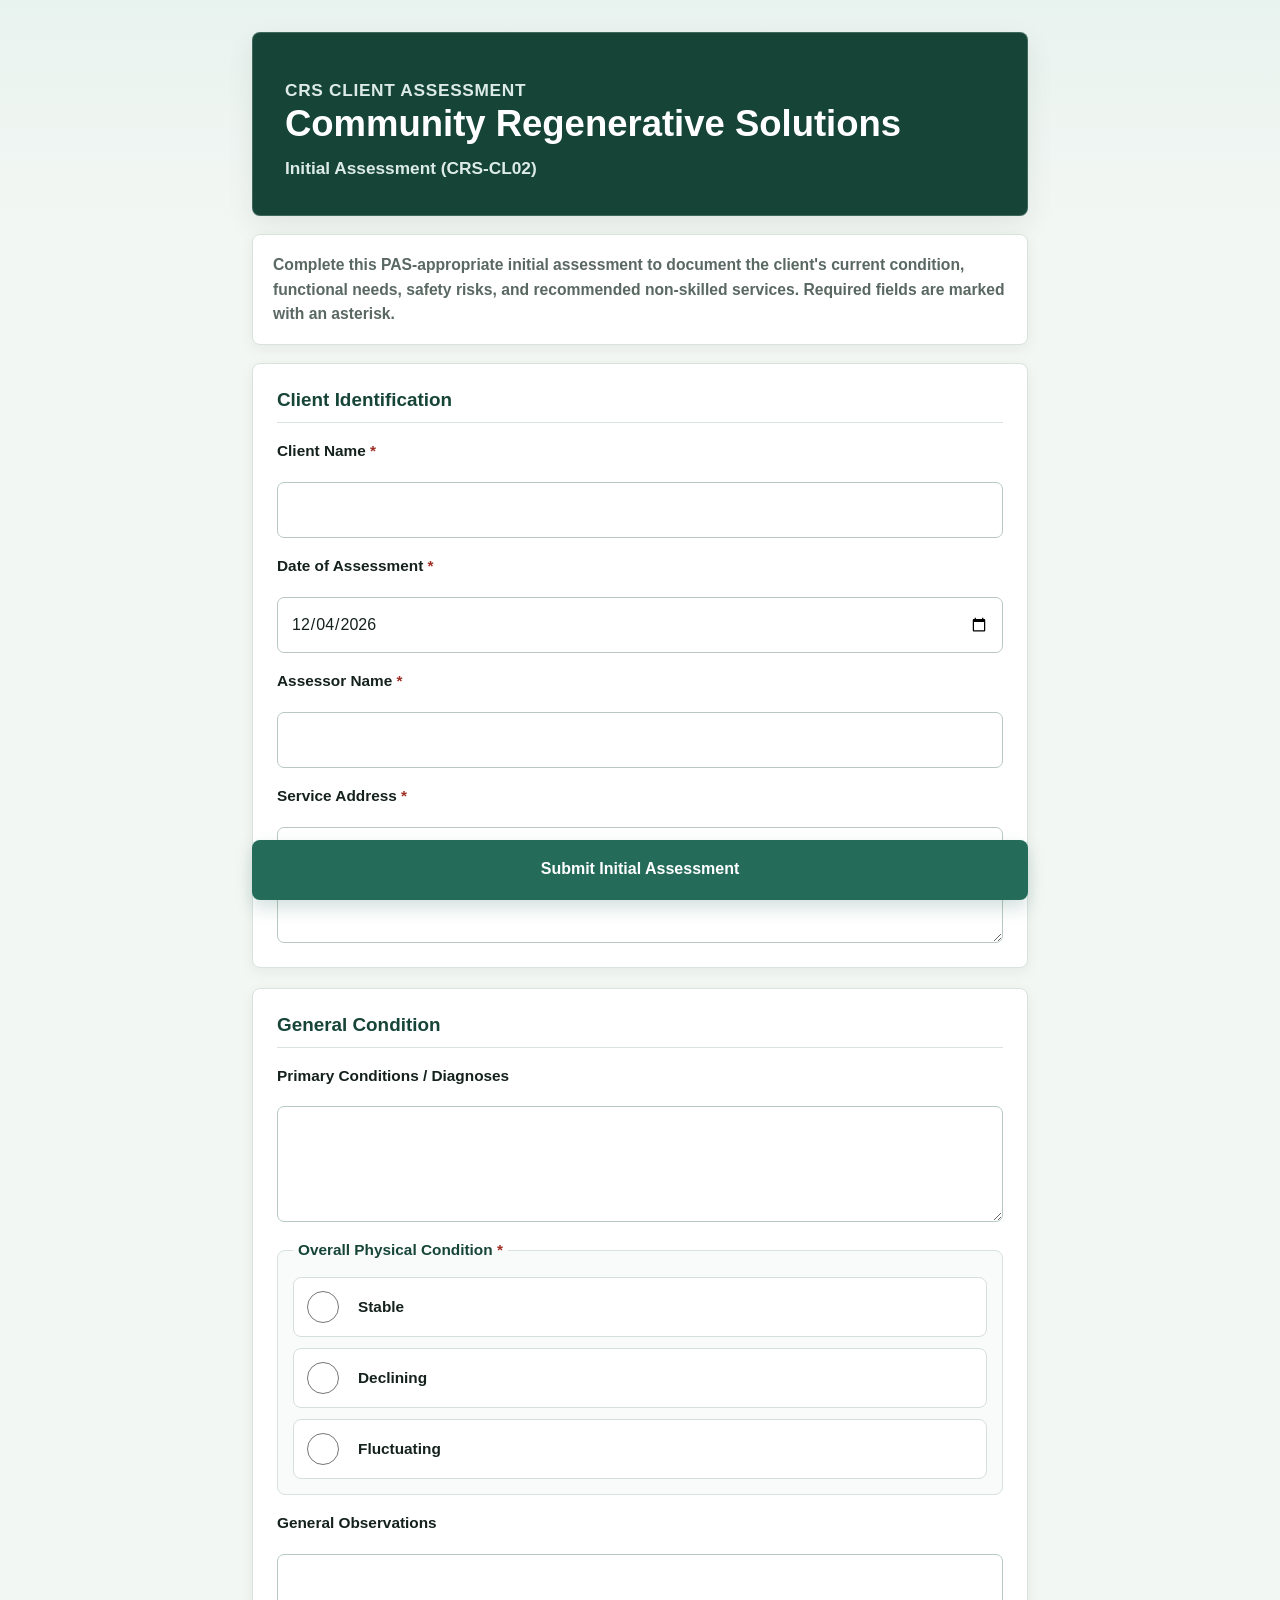
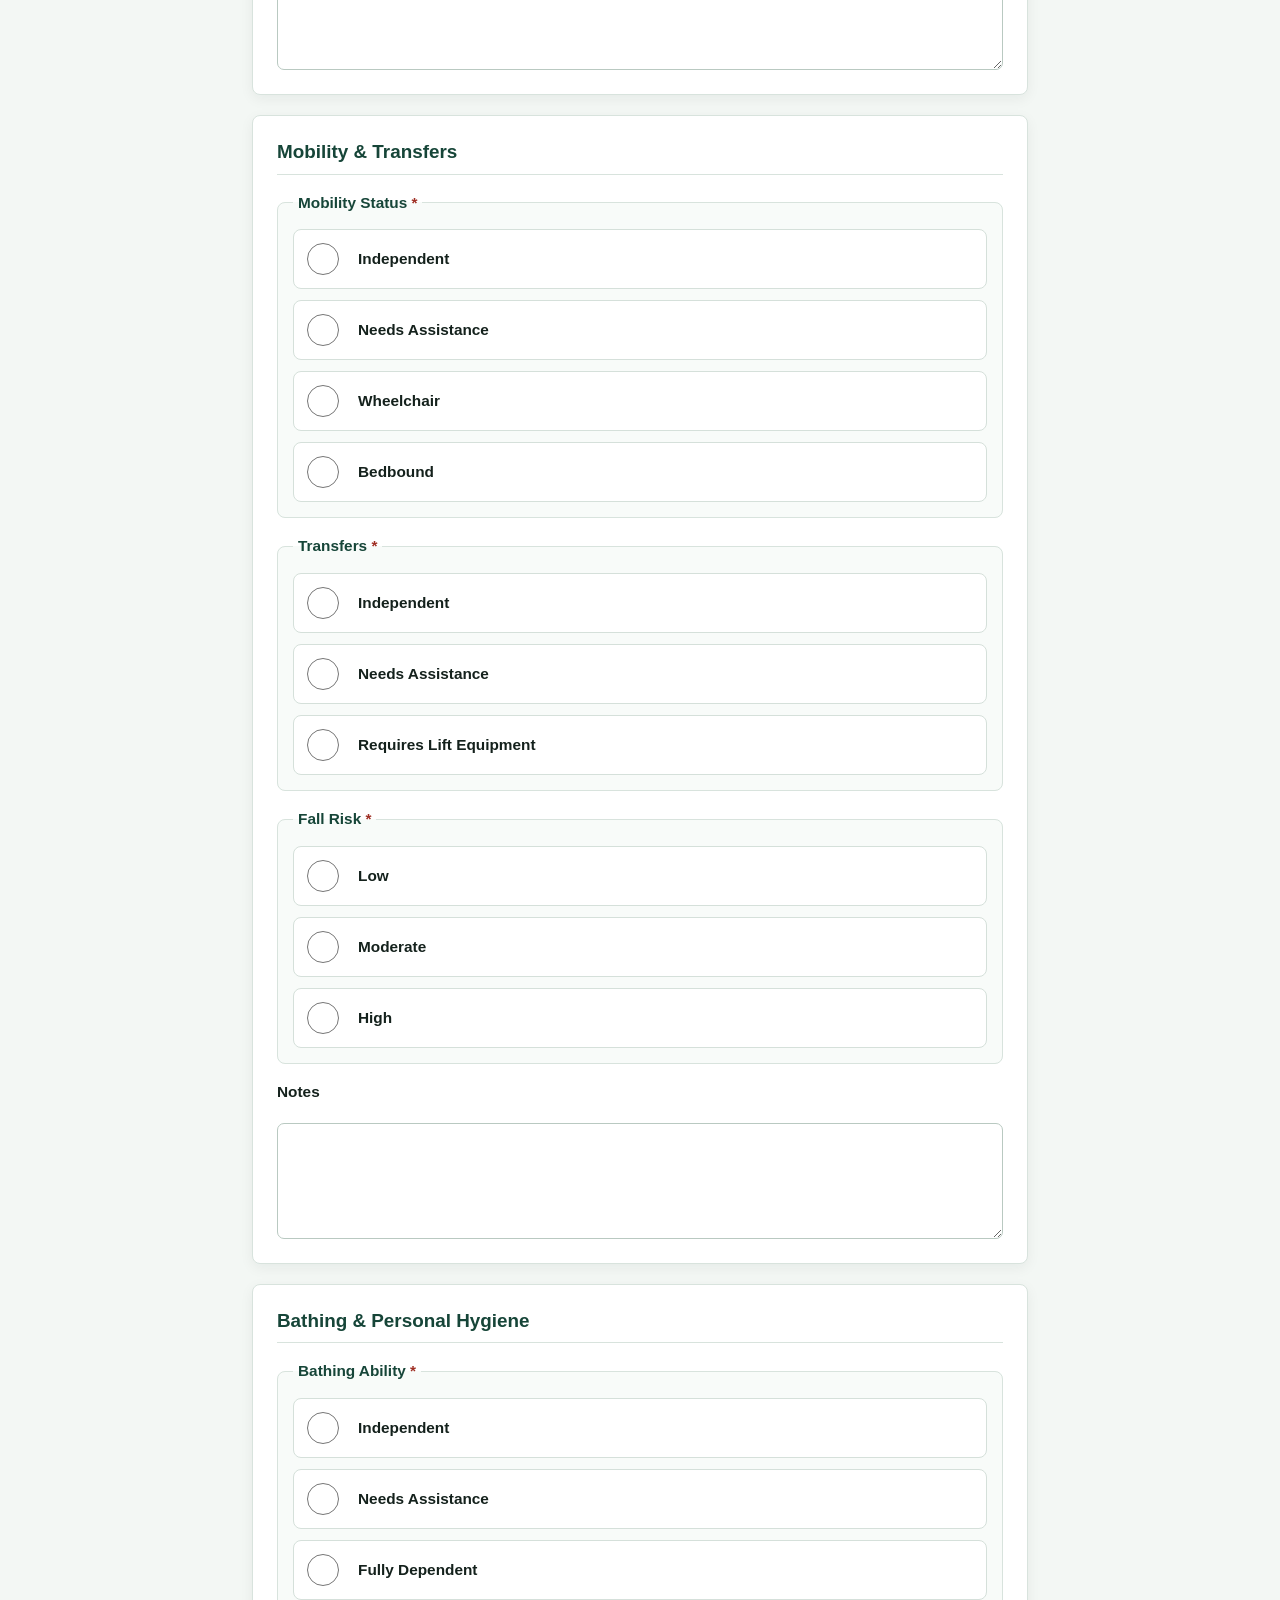
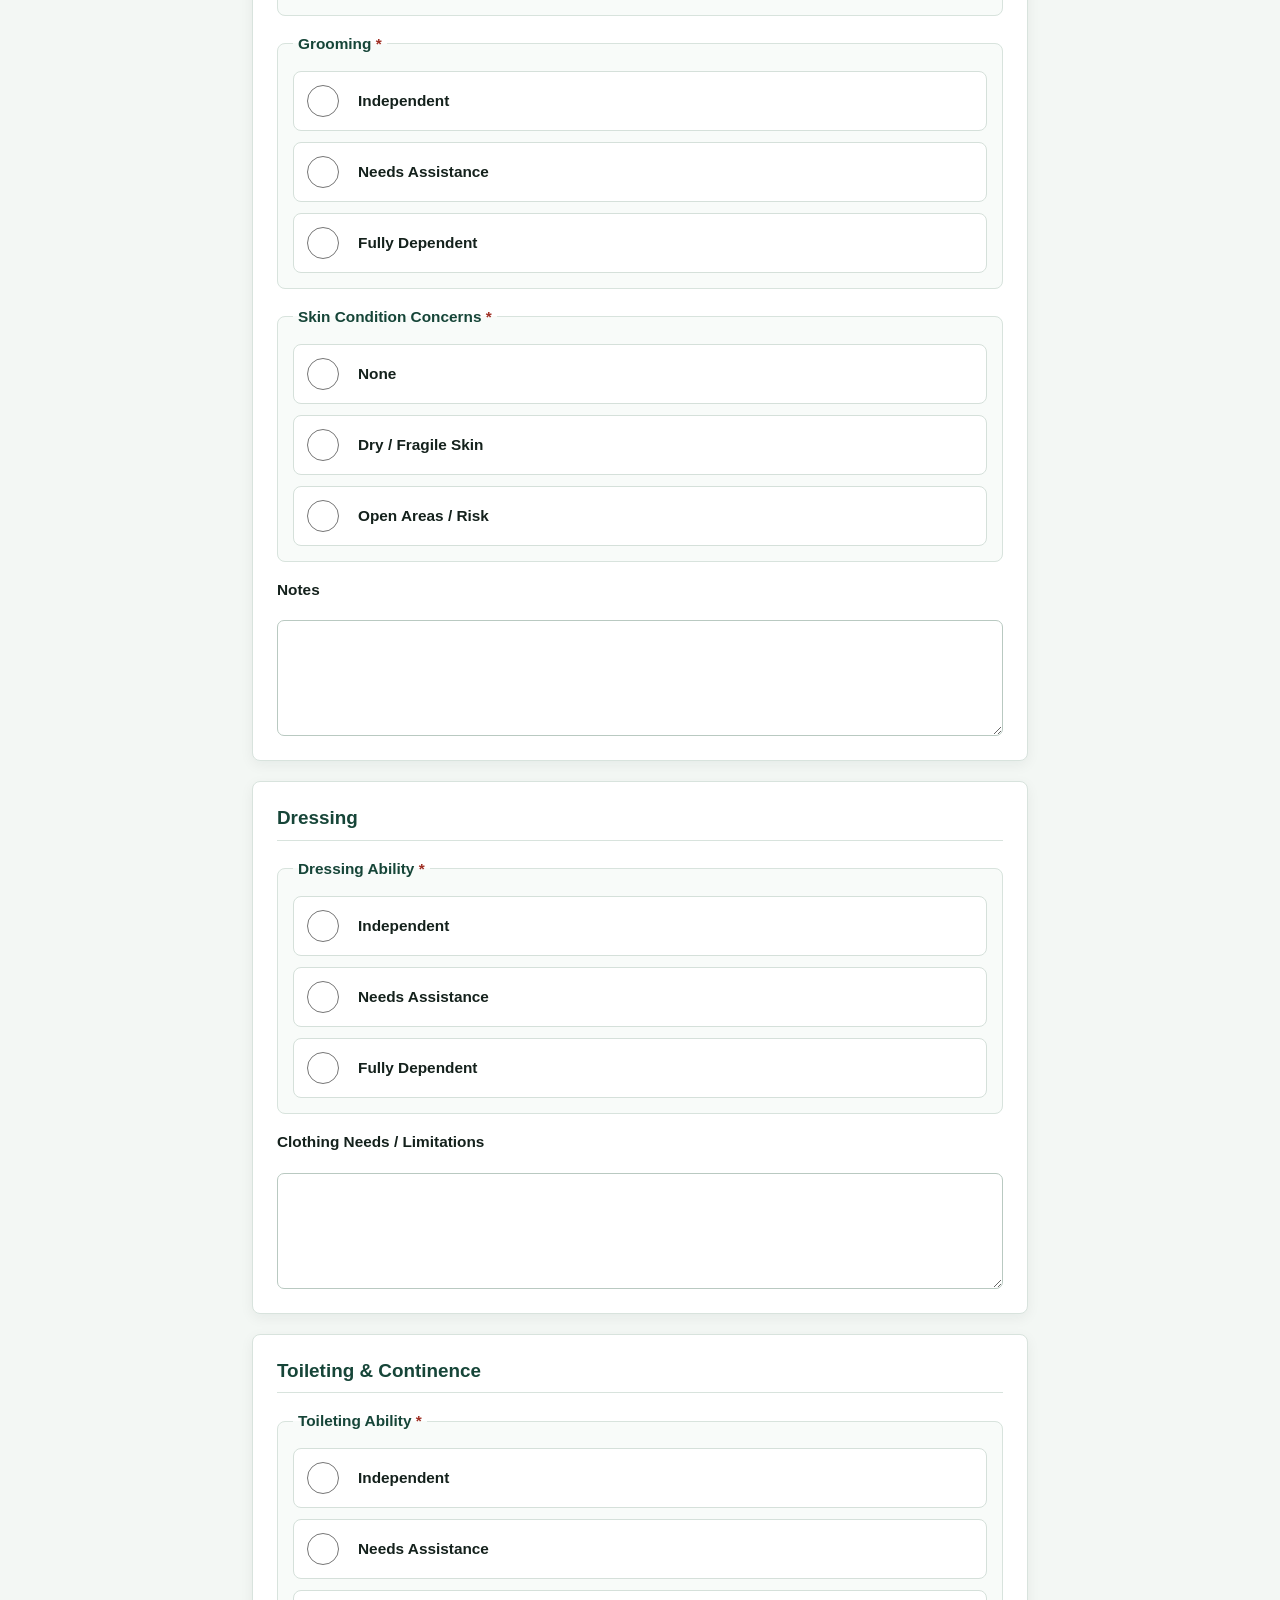
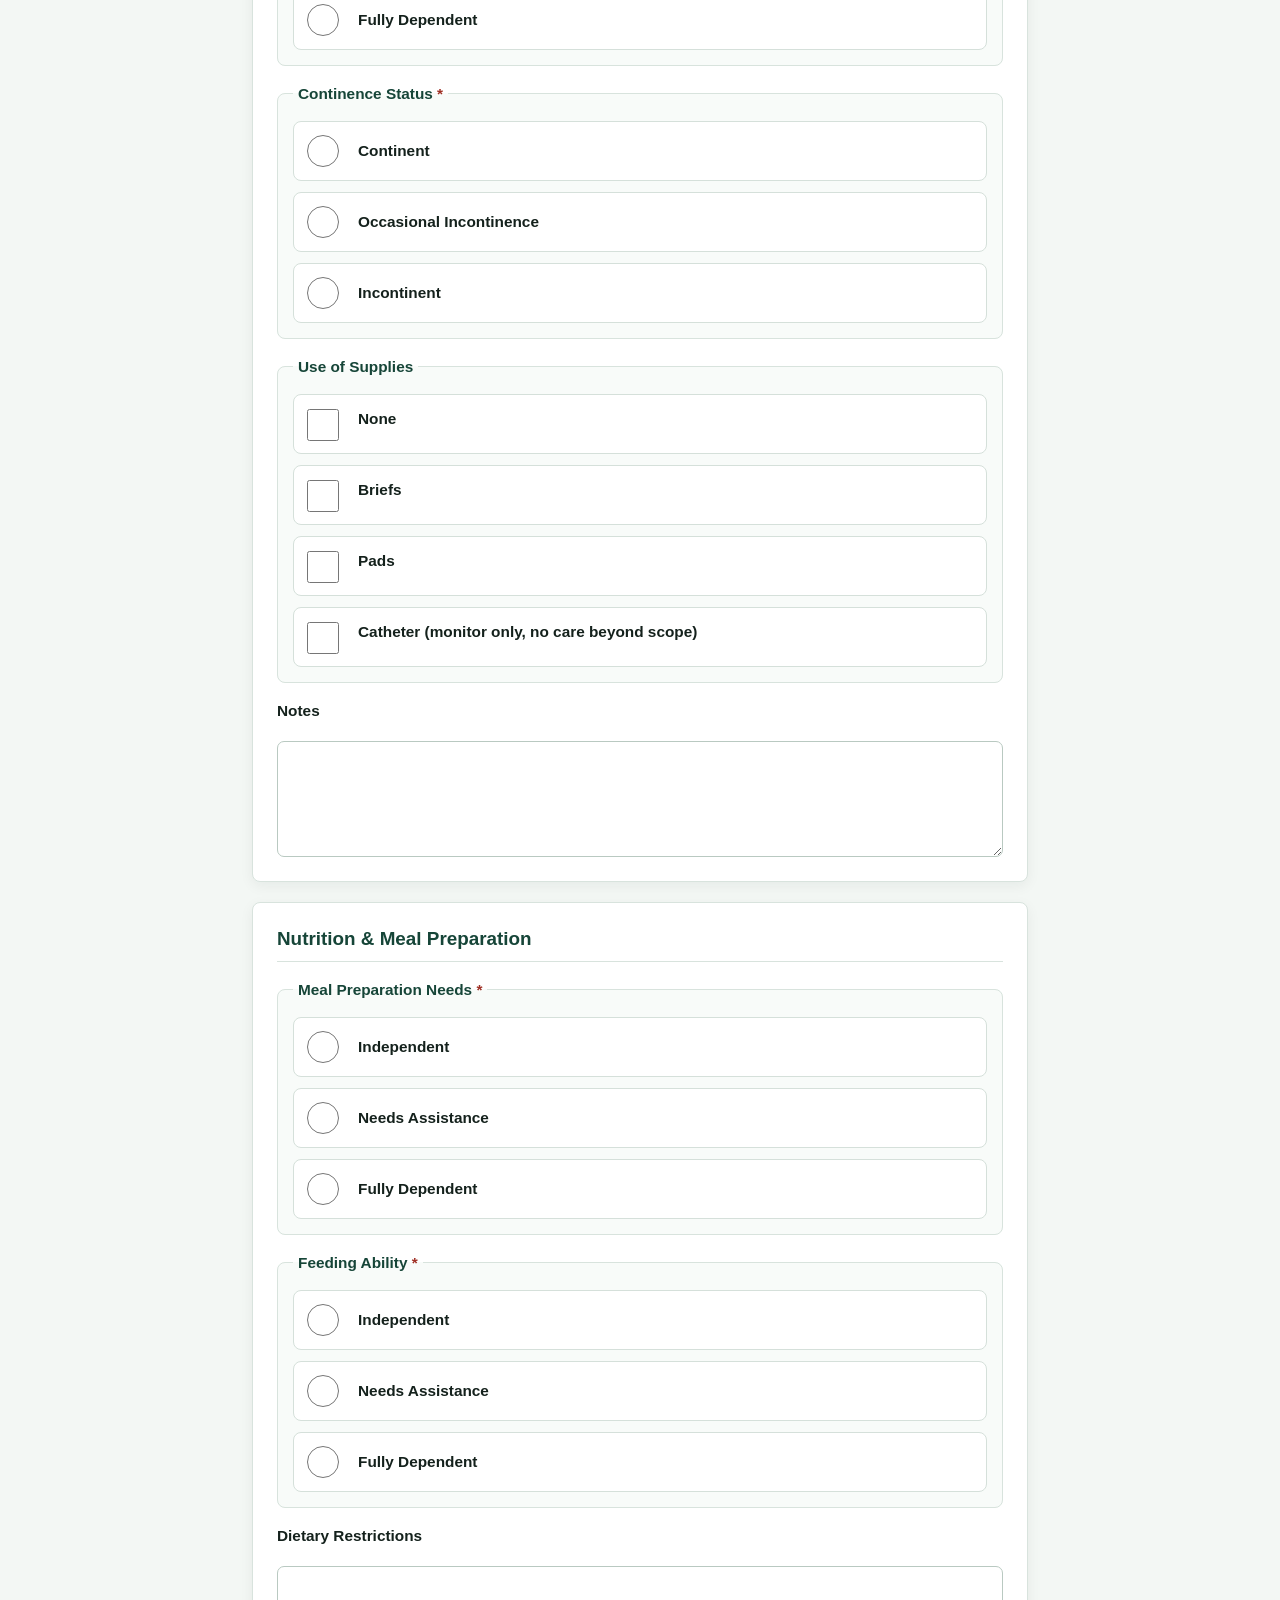
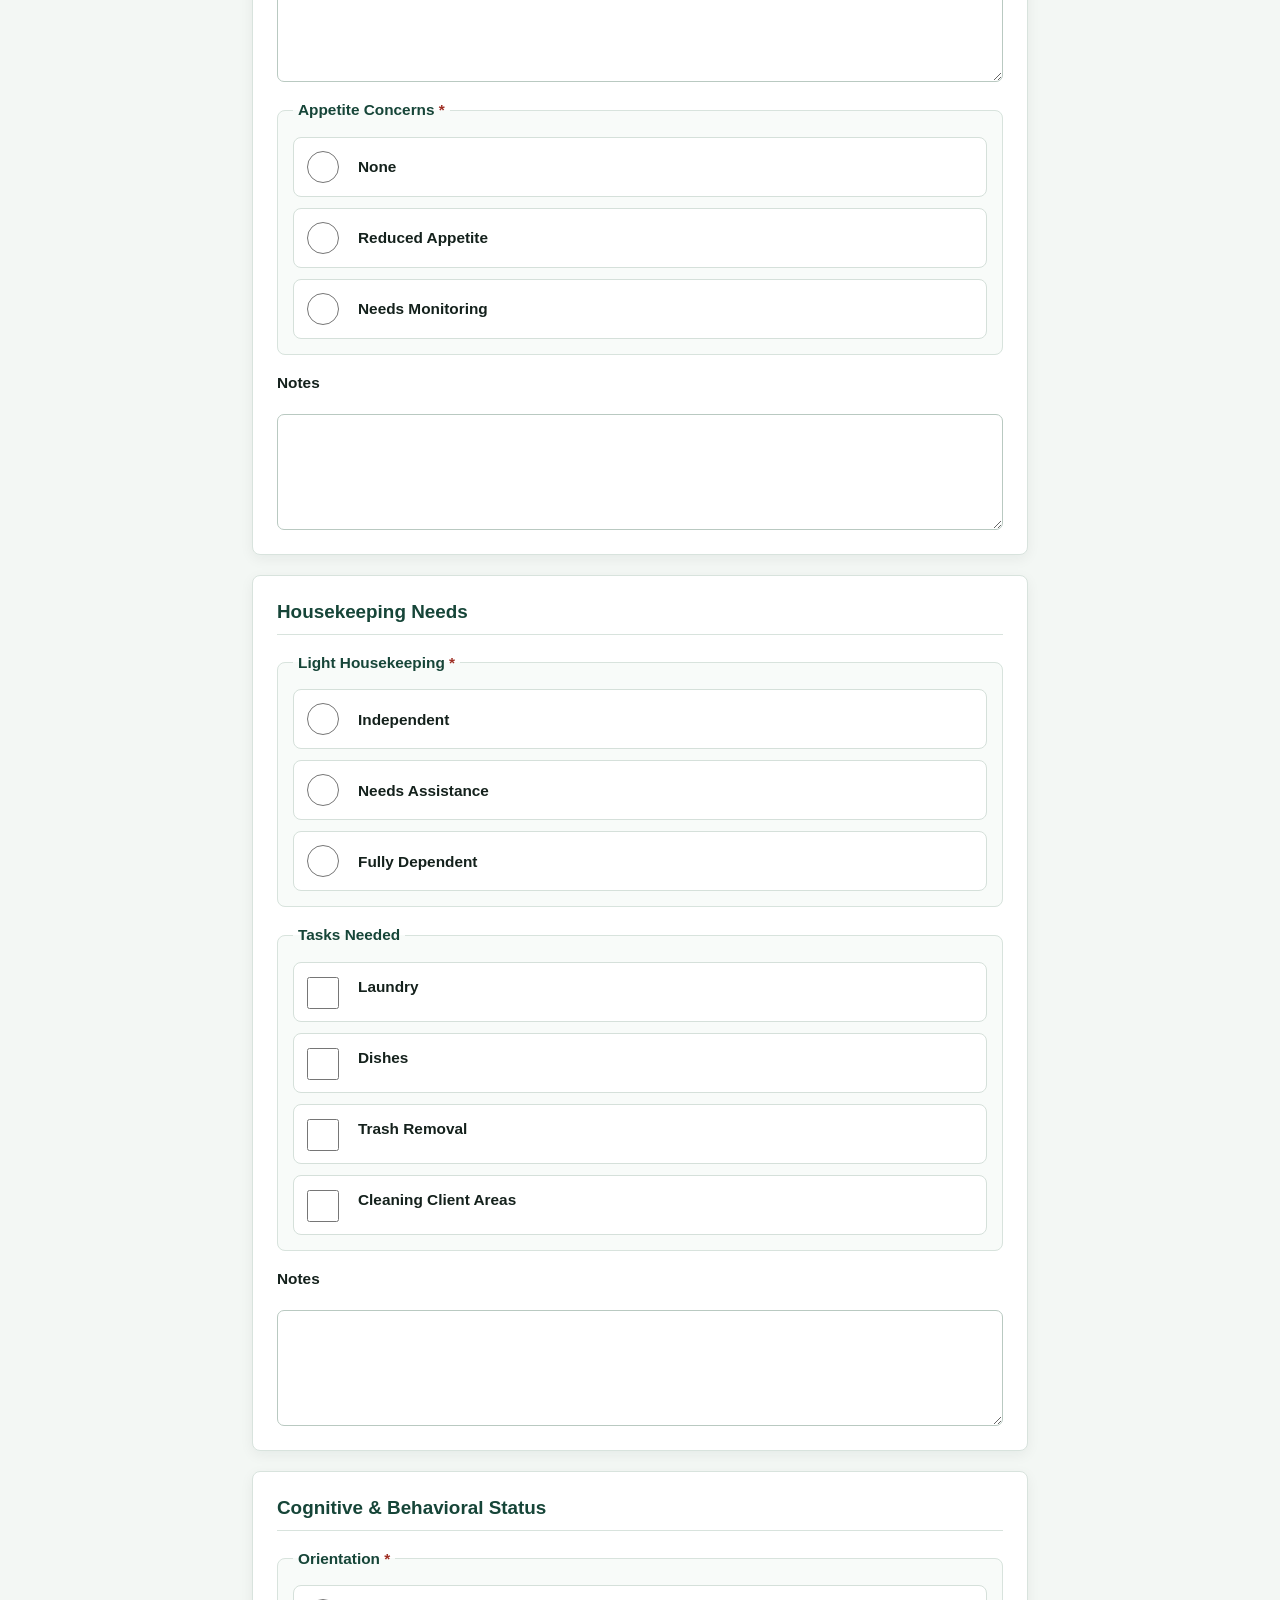
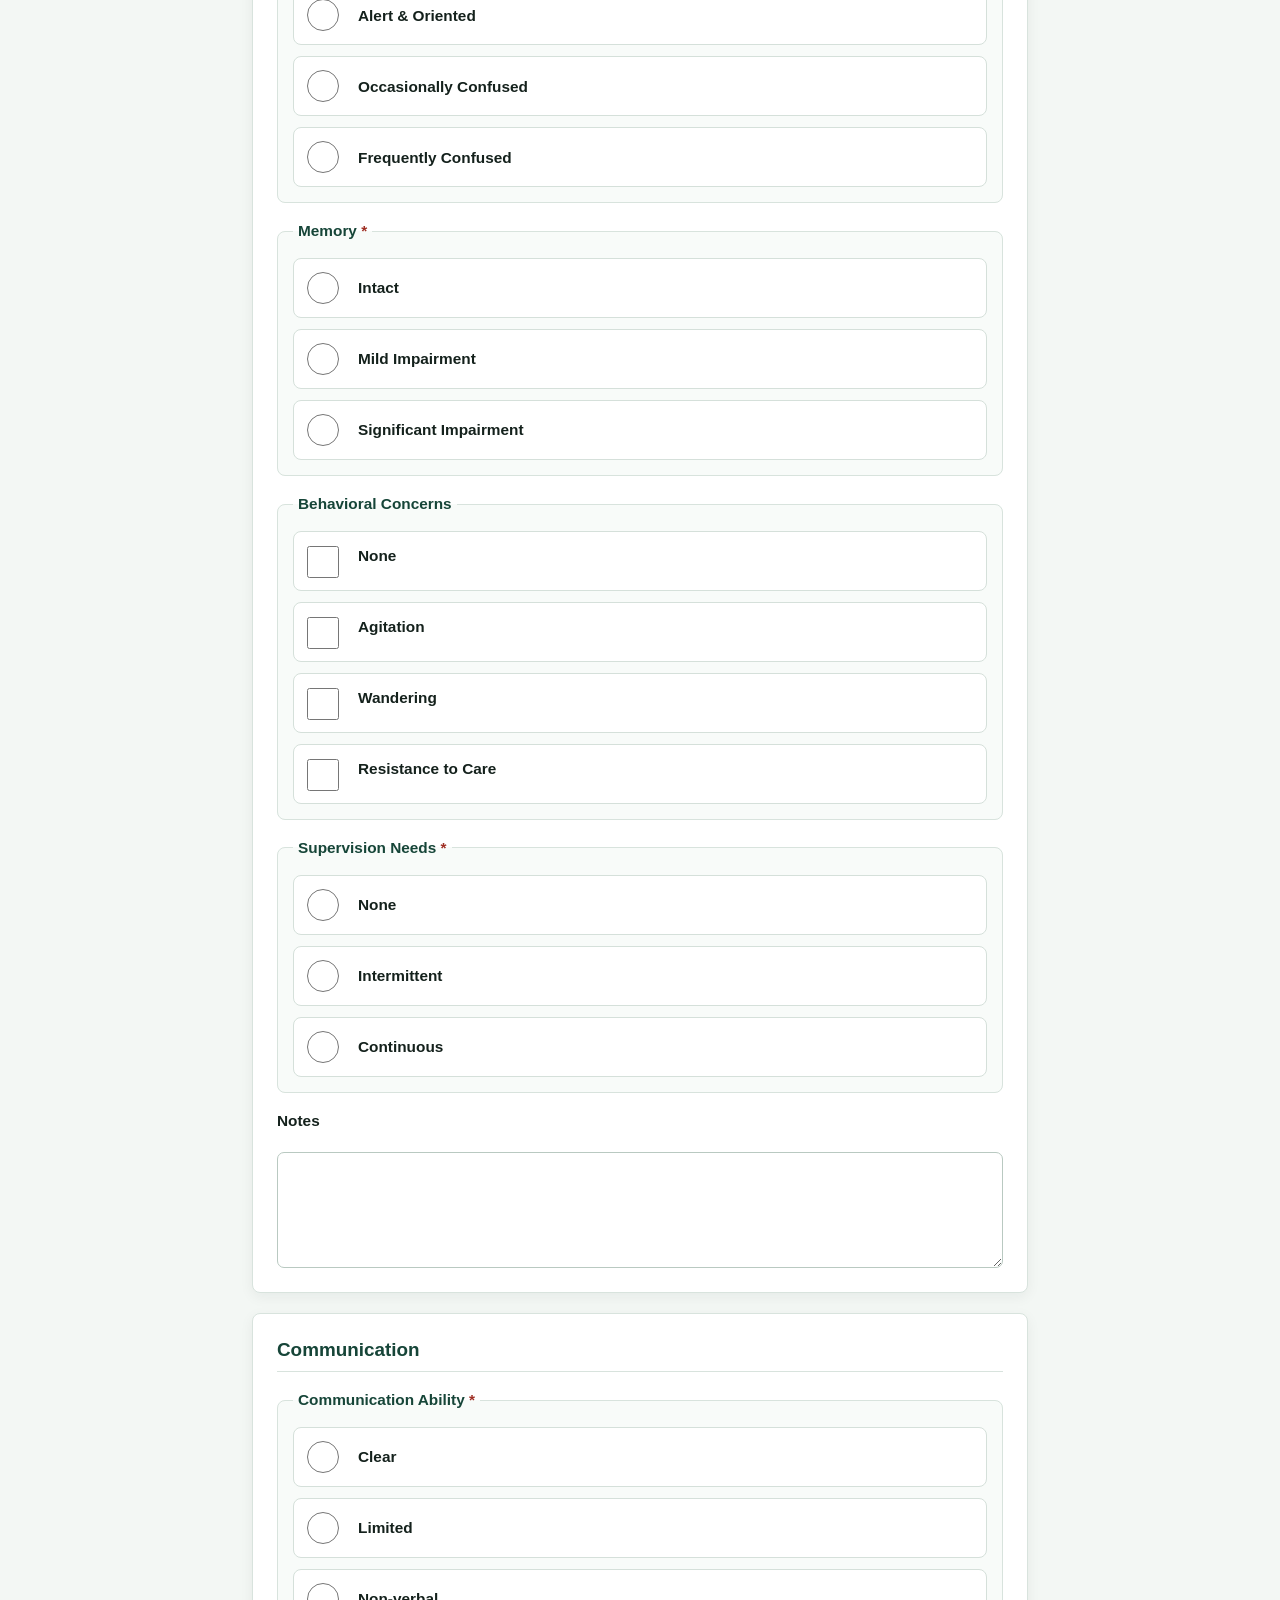
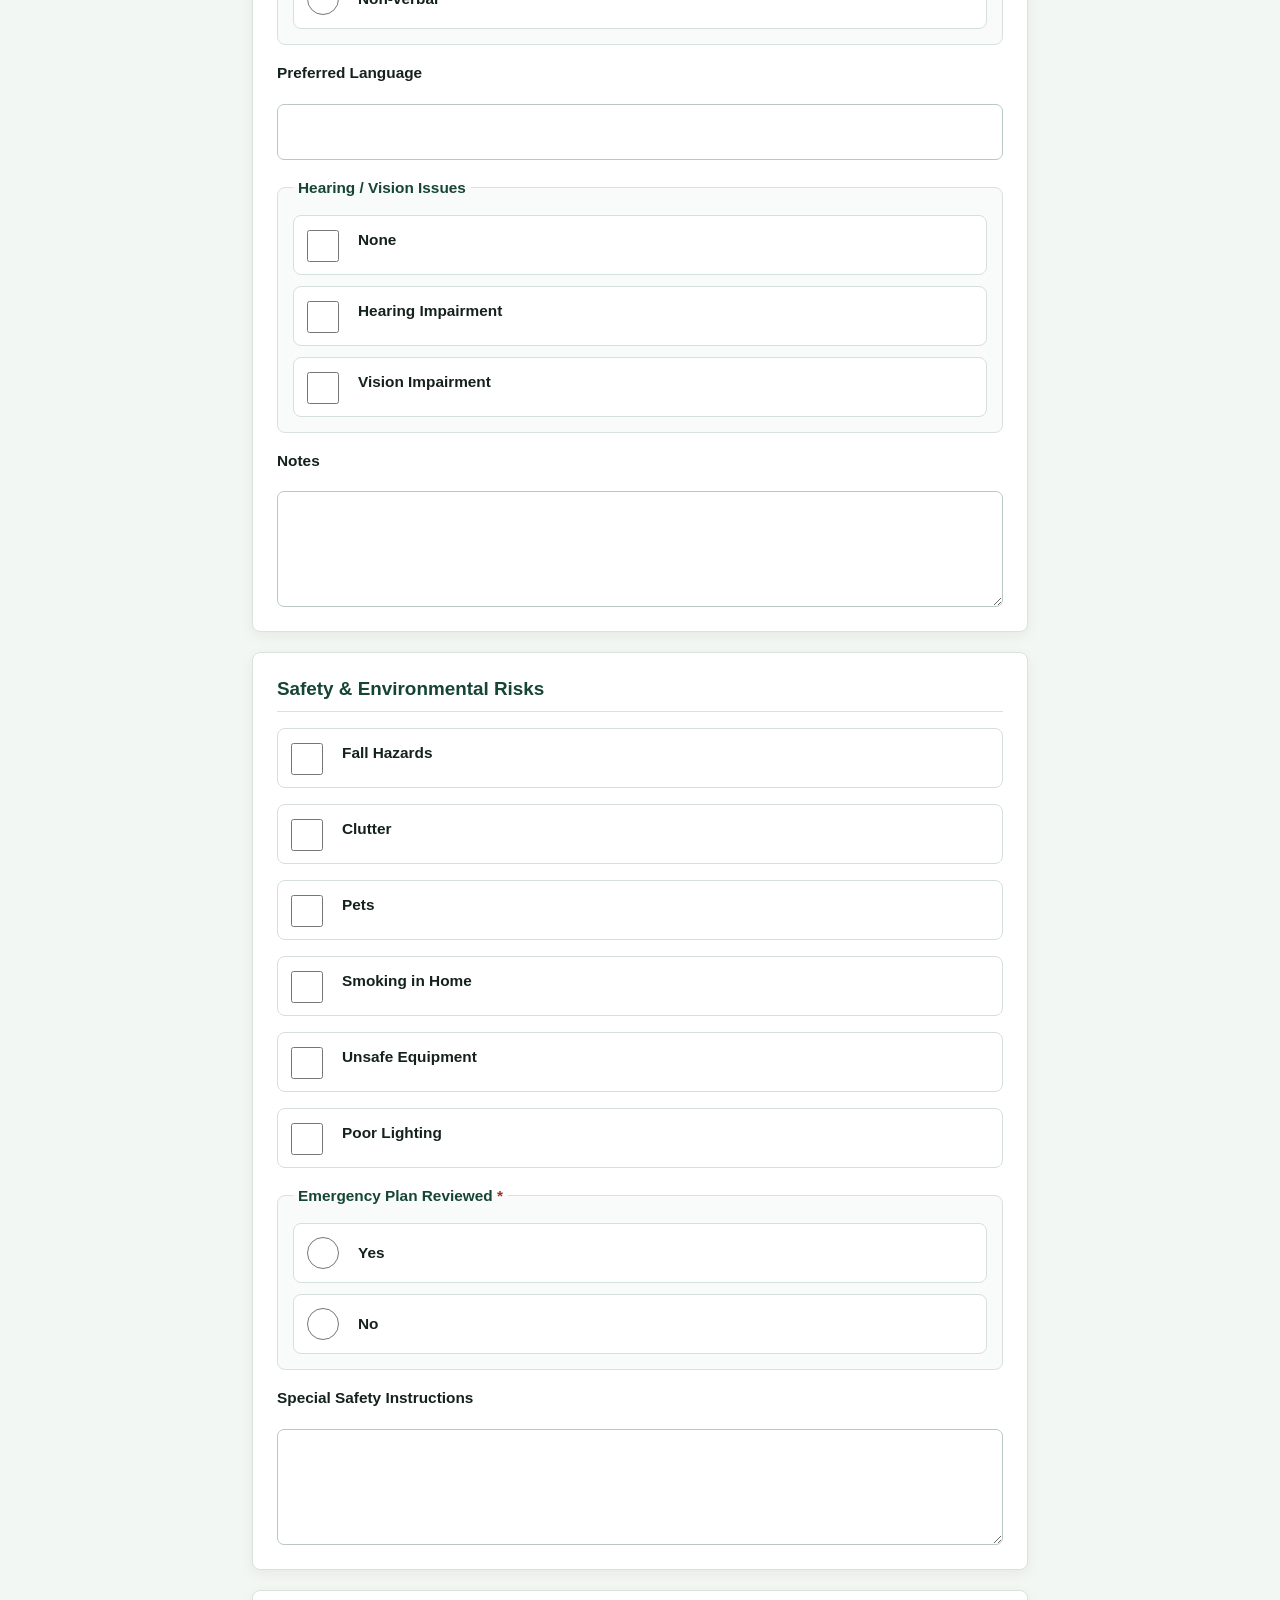
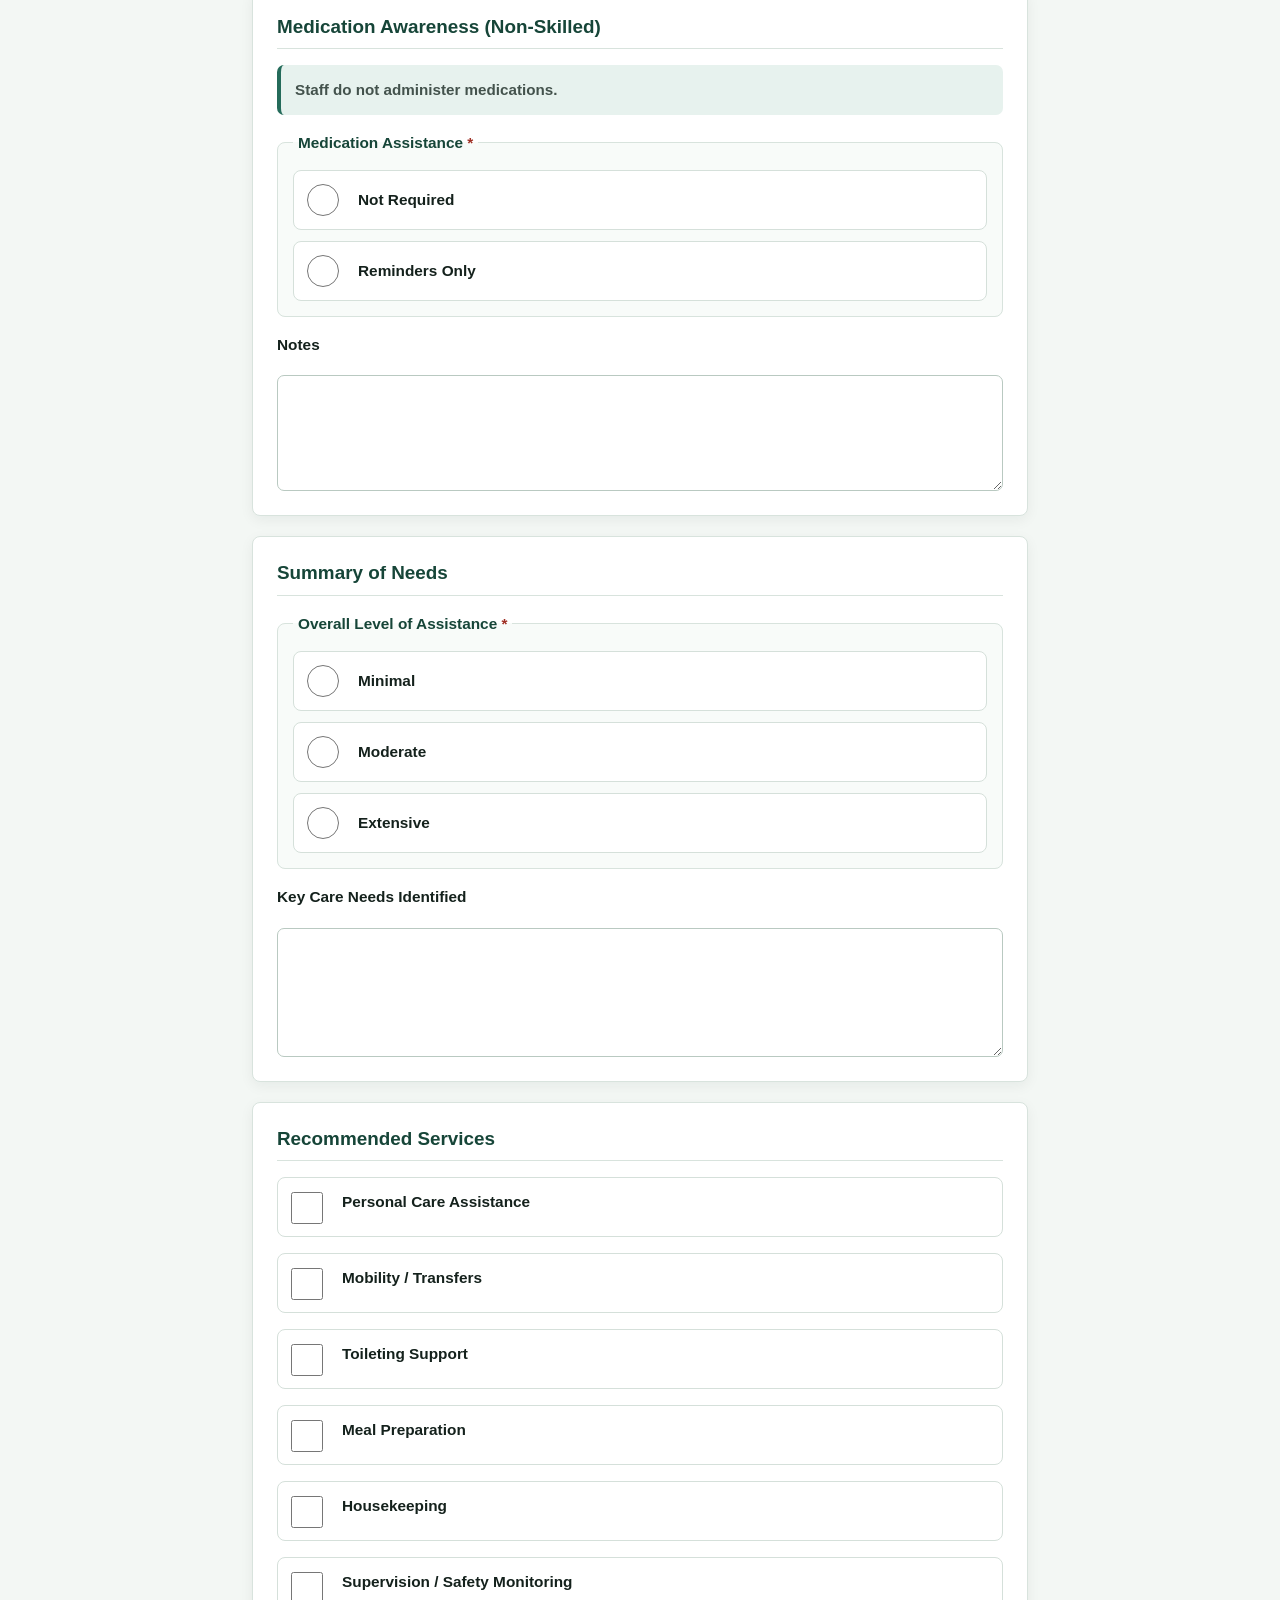
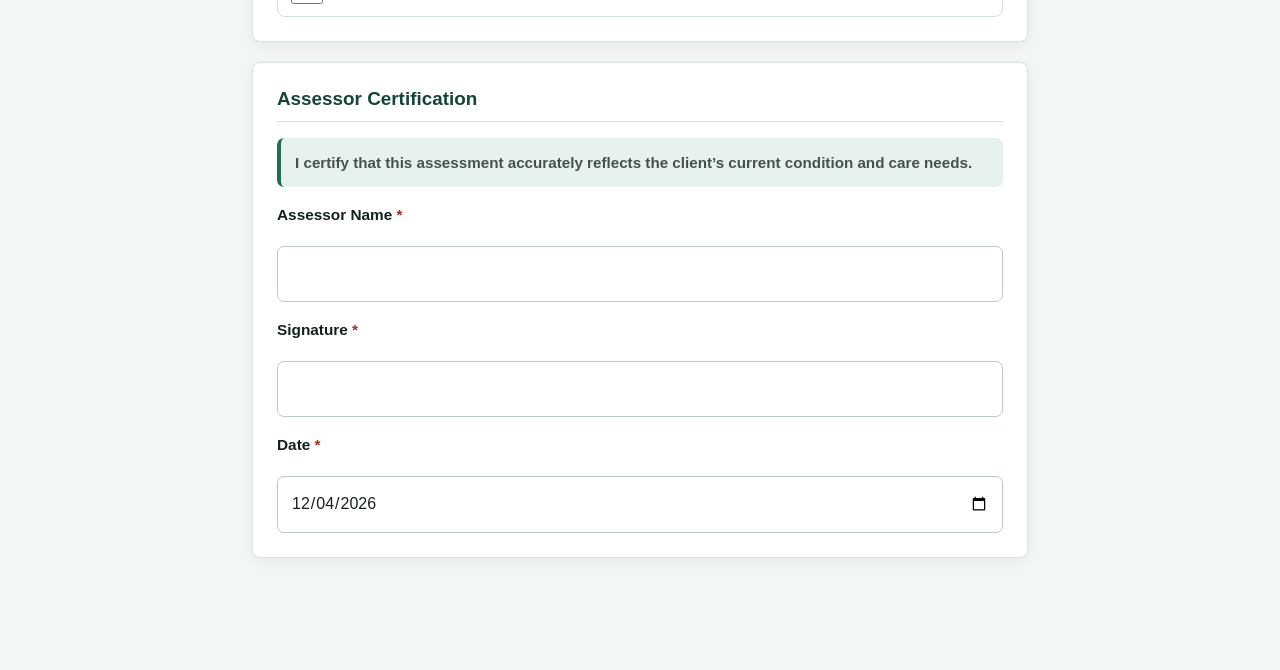
<file: client-assessment-crs-2n7v4k/index.html>
<!doctype html>
<html lang="en">
  <head>
    <meta charset="utf-8">
    <meta name="viewport" content="width=device-width, initial-scale=1">
    <title>Community Regenerative Solutions | Initial Assessment</title>
    <link rel="stylesheet" href="../assets/styles.css">
  </head>
  <body>
    <main class="page-shell">
      <header class="form-header">
        <p class="eyebrow">CRS Client Assessment</p>
        <h1>Community Regenerative Solutions</h1>
        <p>Initial Assessment (CRS-CL02)</p>
      </header>

      <section class="notice" aria-label="Form instructions">
        <p>Complete this PAS-appropriate initial assessment to document the client's current condition, functional needs, safety risks, and recommended non-skilled services. Required fields are marked with an asterisk.</p>
      </section>

      <form id="clientAssessmentForm" class="application-form" method="POST" action="/api/submit-client-form" enctype="application/x-www-form-urlencoded" novalidate>
        <div id="errorSummary" class="error-summary" tabindex="-1" hidden></div>
        <input type="hidden" name="formType" value="client-assessment">

        <section class="form-section" aria-labelledby="clientIdTitle">
          <h2 id="clientIdTitle">Client Identification</h2>
          <label for="clientName">Client Name <span>*</span></label>
          <input id="clientName" name="clientName" autocomplete="name" required>

          <label for="assessmentDate">Date of Assessment <span>*</span></label>
          <input id="assessmentDate" name="assessmentDate" type="date" required>

          <label for="assessorName">Assessor Name <span>*</span></label>
          <input id="assessorName" name="assessorName" required>

          <label for="serviceAddress">Service Address <span>*</span></label>
          <textarea id="serviceAddress" name="serviceAddress" rows="3" required></textarea>
        </section>

        <section class="form-section" aria-labelledby="generalTitle">
          <h2 id="generalTitle">General Condition</h2>
          <label for="primaryConditions">Primary Conditions / Diagnoses</label>
          <textarea id="primaryConditions" name="primaryConditions" rows="3"></textarea>
          <fieldset>
            <legend>Overall Physical Condition <span>*</span></legend>
            <label class="choice"><input type="radio" name="overallCondition" value="Stable" required> Stable</label>
            <label class="choice"><input type="radio" name="overallCondition" value="Declining"> Declining</label>
            <label class="choice"><input type="radio" name="overallCondition" value="Fluctuating"> Fluctuating</label>
          </fieldset>
          <label for="generalObservations">General Observations</label>
          <textarea id="generalObservations" name="generalObservations" rows="3"></textarea>
        </section>

        <section class="form-section" aria-labelledby="mobilityTitle">
          <h2 id="mobilityTitle">Mobility &amp; Transfers</h2>
          <fieldset>
            <legend>Mobility Status <span>*</span></legend>
            <label class="choice"><input type="radio" name="mobilityStatus" value="Independent" required> Independent</label>
            <label class="choice"><input type="radio" name="mobilityStatus" value="Needs Assistance"> Needs Assistance</label>
            <label class="choice"><input type="radio" name="mobilityStatus" value="Wheelchair"> Wheelchair</label>
            <label class="choice"><input type="radio" name="mobilityStatus" value="Bedbound"> Bedbound</label>
          </fieldset>
          <fieldset>
            <legend>Transfers <span>*</span></legend>
            <label class="choice"><input type="radio" name="transfersStatus" value="Independent" required> Independent</label>
            <label class="choice"><input type="radio" name="transfersStatus" value="Needs Assistance"> Needs Assistance</label>
            <label class="choice"><input type="radio" name="transfersStatus" value="Requires Lift Equipment"> Requires Lift Equipment</label>
          </fieldset>
          <fieldset>
            <legend>Fall Risk <span>*</span></legend>
            <label class="choice"><input type="radio" name="fallRisk" value="Low" required> Low</label>
            <label class="choice"><input type="radio" name="fallRisk" value="Moderate"> Moderate</label>
            <label class="choice"><input type="radio" name="fallRisk" value="High"> High</label>
          </fieldset>
          <label for="mobilityNotes">Notes</label>
          <textarea id="mobilityNotes" name="mobilityNotes" rows="3"></textarea>
        </section>

        <section class="form-section" aria-labelledby="hygieneTitle">
          <h2 id="hygieneTitle">Bathing &amp; Personal Hygiene</h2>
          <fieldset>
            <legend>Bathing Ability <span>*</span></legend>
            <label class="choice"><input type="radio" name="bathingAbility" value="Independent" required> Independent</label>
            <label class="choice"><input type="radio" name="bathingAbility" value="Needs Assistance"> Needs Assistance</label>
            <label class="choice"><input type="radio" name="bathingAbility" value="Fully Dependent"> Fully Dependent</label>
          </fieldset>
          <fieldset>
            <legend>Grooming <span>*</span></legend>
            <label class="choice"><input type="radio" name="groomingStatus" value="Independent" required> Independent</label>
            <label class="choice"><input type="radio" name="groomingStatus" value="Needs Assistance"> Needs Assistance</label>
            <label class="choice"><input type="radio" name="groomingStatus" value="Fully Dependent"> Fully Dependent</label>
          </fieldset>
          <fieldset>
            <legend>Skin Condition Concerns <span>*</span></legend>
            <label class="choice"><input type="radio" name="skinConcerns" value="None" required> None</label>
            <label class="choice"><input type="radio" name="skinConcerns" value="Dry / Fragile Skin"> Dry / Fragile Skin</label>
            <label class="choice"><input type="radio" name="skinConcerns" value="Open Areas / Risk"> Open Areas / Risk</label>
          </fieldset>
          <label for="hygieneNotes">Notes</label>
          <textarea id="hygieneNotes" name="hygieneNotes" rows="3"></textarea>
        </section>

        <section class="form-section" aria-labelledby="dressingTitle">
          <h2 id="dressingTitle">Dressing</h2>
          <fieldset>
            <legend>Dressing Ability <span>*</span></legend>
            <label class="choice"><input type="radio" name="dressingAbility" value="Independent" required> Independent</label>
            <label class="choice"><input type="radio" name="dressingAbility" value="Needs Assistance"> Needs Assistance</label>
            <label class="choice"><input type="radio" name="dressingAbility" value="Fully Dependent"> Fully Dependent</label>
          </fieldset>
          <label for="clothingNeeds">Clothing Needs / Limitations</label>
          <textarea id="clothingNeeds" name="clothingNeeds" rows="3"></textarea>
        </section>

        <section class="form-section" aria-labelledby="toiletingTitle">
          <h2 id="toiletingTitle">Toileting &amp; Continence</h2>
          <fieldset>
            <legend>Toileting Ability <span>*</span></legend>
            <label class="choice"><input type="radio" name="toiletingAbility" value="Independent" required> Independent</label>
            <label class="choice"><input type="radio" name="toiletingAbility" value="Needs Assistance"> Needs Assistance</label>
            <label class="choice"><input type="radio" name="toiletingAbility" value="Fully Dependent"> Fully Dependent</label>
          </fieldset>
          <fieldset>
            <legend>Continence Status <span>*</span></legend>
            <label class="choice"><input type="radio" name="continenceStatus" value="Continent" required> Continent</label>
            <label class="choice"><input type="radio" name="continenceStatus" value="Occasional Incontinence"> Occasional Incontinence</label>
            <label class="choice"><input type="radio" name="continenceStatus" value="Incontinent"> Incontinent</label>
          </fieldset>
          <fieldset>
            <legend>Use of Supplies</legend>
            <label class="choice checkbox-choice"><input type="checkbox" name="supplyNone"> None</label>
            <label class="choice checkbox-choice"><input type="checkbox" name="supplyBriefs"> Briefs</label>
            <label class="choice checkbox-choice"><input type="checkbox" name="supplyPads"> Pads</label>
            <label class="choice checkbox-choice"><input type="checkbox" name="supplyCatheter"> Catheter (monitor only, no care beyond scope)</label>
          </fieldset>
          <label for="toiletingNotes">Notes</label>
          <textarea id="toiletingNotes" name="toiletingNotes" rows="3"></textarea>
        </section>

        <section class="form-section" aria-labelledby="nutritionTitle">
          <h2 id="nutritionTitle">Nutrition &amp; Meal Preparation</h2>
          <fieldset>
            <legend>Meal Preparation Needs <span>*</span></legend>
            <label class="choice"><input type="radio" name="mealPrepNeeds" value="Independent" required> Independent</label>
            <label class="choice"><input type="radio" name="mealPrepNeeds" value="Needs Assistance"> Needs Assistance</label>
            <label class="choice"><input type="radio" name="mealPrepNeeds" value="Fully Dependent"> Fully Dependent</label>
          </fieldset>
          <fieldset>
            <legend>Feeding Ability <span>*</span></legend>
            <label class="choice"><input type="radio" name="feedingAbility" value="Independent" required> Independent</label>
            <label class="choice"><input type="radio" name="feedingAbility" value="Needs Assistance"> Needs Assistance</label>
            <label class="choice"><input type="radio" name="feedingAbility" value="Fully Dependent"> Fully Dependent</label>
          </fieldset>
          <label for="dietaryRestrictions">Dietary Restrictions</label>
          <textarea id="dietaryRestrictions" name="dietaryRestrictions" rows="3"></textarea>
          <fieldset>
            <legend>Appetite Concerns <span>*</span></legend>
            <label class="choice"><input type="radio" name="appetiteConcerns" value="None" required> None</label>
            <label class="choice"><input type="radio" name="appetiteConcerns" value="Reduced Appetite"> Reduced Appetite</label>
            <label class="choice"><input type="radio" name="appetiteConcerns" value="Needs Monitoring"> Needs Monitoring</label>
          </fieldset>
          <label for="nutritionNotes">Notes</label>
          <textarea id="nutritionNotes" name="nutritionNotes" rows="3"></textarea>
        </section>

        <section class="form-section" aria-labelledby="housekeepingTitle">
          <h2 id="housekeepingTitle">Housekeeping Needs</h2>
          <fieldset>
            <legend>Light Housekeeping <span>*</span></legend>
            <label class="choice"><input type="radio" name="lightHousekeeping" value="Independent" required> Independent</label>
            <label class="choice"><input type="radio" name="lightHousekeeping" value="Needs Assistance"> Needs Assistance</label>
            <label class="choice"><input type="radio" name="lightHousekeeping" value="Fully Dependent"> Fully Dependent</label>
          </fieldset>
          <fieldset>
            <legend>Tasks Needed</legend>
            <label class="choice checkbox-choice"><input type="checkbox" name="taskLaundry"> Laundry</label>
            <label class="choice checkbox-choice"><input type="checkbox" name="taskDishes"> Dishes</label>
            <label class="choice checkbox-choice"><input type="checkbox" name="taskTrash"> Trash Removal</label>
            <label class="choice checkbox-choice"><input type="checkbox" name="taskCleaningAreas"> Cleaning Client Areas</label>
          </fieldset>
          <label for="housekeepingNotes">Notes</label>
          <textarea id="housekeepingNotes" name="housekeepingNotes" rows="3"></textarea>
        </section>

        <section class="form-section" aria-labelledby="cognitiveTitle">
          <h2 id="cognitiveTitle">Cognitive &amp; Behavioral Status</h2>
          <fieldset>
            <legend>Orientation <span>*</span></legend>
            <label class="choice"><input type="radio" name="orientationStatus" value="Alert & Oriented" required> Alert &amp; Oriented</label>
            <label class="choice"><input type="radio" name="orientationStatus" value="Occasionally Confused"> Occasionally Confused</label>
            <label class="choice"><input type="radio" name="orientationStatus" value="Frequently Confused"> Frequently Confused</label>
          </fieldset>
          <fieldset>
            <legend>Memory <span>*</span></legend>
            <label class="choice"><input type="radio" name="memoryStatus" value="Intact" required> Intact</label>
            <label class="choice"><input type="radio" name="memoryStatus" value="Mild Impairment"> Mild Impairment</label>
            <label class="choice"><input type="radio" name="memoryStatus" value="Significant Impairment"> Significant Impairment</label>
          </fieldset>
          <fieldset>
            <legend>Behavioral Concerns</legend>
            <label class="choice checkbox-choice"><input type="checkbox" name="behaviorNone"> None</label>
            <label class="choice checkbox-choice"><input type="checkbox" name="behaviorAgitation"> Agitation</label>
            <label class="choice checkbox-choice"><input type="checkbox" name="behaviorWandering"> Wandering</label>
            <label class="choice checkbox-choice"><input type="checkbox" name="behaviorResistance"> Resistance to Care</label>
          </fieldset>
          <fieldset>
            <legend>Supervision Needs <span>*</span></legend>
            <label class="choice"><input type="radio" name="supervisionNeeds" value="None" required> None</label>
            <label class="choice"><input type="radio" name="supervisionNeeds" value="Intermittent"> Intermittent</label>
            <label class="choice"><input type="radio" name="supervisionNeeds" value="Continuous"> Continuous</label>
          </fieldset>
          <label for="cognitiveNotes">Notes</label>
          <textarea id="cognitiveNotes" name="cognitiveNotes" rows="3"></textarea>
        </section>

        <section class="form-section" aria-labelledby="communicationTitle">
          <h2 id="communicationTitle">Communication</h2>
          <fieldset>
            <legend>Communication Ability <span>*</span></legend>
            <label class="choice"><input type="radio" name="communicationAbility" value="Clear" required> Clear</label>
            <label class="choice"><input type="radio" name="communicationAbility" value="Limited"> Limited</label>
            <label class="choice"><input type="radio" name="communicationAbility" value="Non-verbal"> Non-verbal</label>
          </fieldset>
          <label for="preferredLanguage">Preferred Language</label>
          <input id="preferredLanguage" name="preferredLanguage">
          <fieldset>
            <legend>Hearing / Vision Issues</legend>
            <label class="choice checkbox-choice"><input type="checkbox" name="sensoryNone"> None</label>
            <label class="choice checkbox-choice"><input type="checkbox" name="hearingImpairment"> Hearing Impairment</label>
            <label class="choice checkbox-choice"><input type="checkbox" name="visionImpairment"> Vision Impairment</label>
          </fieldset>
          <label for="communicationNotes">Notes</label>
          <textarea id="communicationNotes" name="communicationNotes" rows="3"></textarea>
        </section>

        <section class="form-section" aria-labelledby="safetyTitle">
          <h2 id="safetyTitle">Safety &amp; Environmental Risks</h2>
          <label class="choice checkbox-choice"><input type="checkbox" name="riskFallHazards"> Fall Hazards</label>
          <label class="choice checkbox-choice"><input type="checkbox" name="riskClutter"> Clutter</label>
          <label class="choice checkbox-choice"><input type="checkbox" name="riskPets"> Pets</label>
          <label class="choice checkbox-choice"><input type="checkbox" name="riskSmoking"> Smoking in Home</label>
          <label class="choice checkbox-choice"><input type="checkbox" name="riskUnsafeEquipment"> Unsafe Equipment</label>
          <label class="choice checkbox-choice"><input type="checkbox" name="riskPoorLighting"> Poor Lighting</label>
          <fieldset>
            <legend>Emergency Plan Reviewed <span>*</span></legend>
            <label class="choice"><input type="radio" name="emergencyPlanReviewed" value="Yes" required> Yes</label>
            <label class="choice"><input type="radio" name="emergencyPlanReviewed" value="No"> No</label>
          </fieldset>
          <label for="safetyInstructions">Special Safety Instructions</label>
          <textarea id="safetyInstructions" name="safetyInstructions" rows="3"></textarea>
        </section>

        <section class="form-section" aria-labelledby="medicationTitle">
          <h2 id="medicationTitle">Medication Awareness (Non-Skilled)</h2>
          <p class="helper-note">Staff do not administer medications.</p>
          <fieldset>
            <legend>Medication Assistance <span>*</span></legend>
            <label class="choice"><input type="radio" name="medicationAssistance" value="Not Required" required> Not Required</label>
            <label class="choice"><input type="radio" name="medicationAssistance" value="Reminders Only"> Reminders Only</label>
          </fieldset>
          <label for="medicationNotes">Notes</label>
          <textarea id="medicationNotes" name="medicationNotes" rows="3"></textarea>
        </section>

        <section class="form-section" aria-labelledby="summaryTitle">
          <h2 id="summaryTitle">Summary of Needs</h2>
          <fieldset>
            <legend>Overall Level of Assistance <span>*</span></legend>
            <label class="choice"><input type="radio" name="overallAssistance" value="Minimal" required> Minimal</label>
            <label class="choice"><input type="radio" name="overallAssistance" value="Moderate"> Moderate</label>
            <label class="choice"><input type="radio" name="overallAssistance" value="Extensive"> Extensive</label>
          </fieldset>
          <label for="keyCareNeeds">Key Care Needs Identified</label>
          <textarea id="keyCareNeeds" name="keyCareNeeds" rows="4"></textarea>
        </section>

        <section class="form-section" aria-labelledby="recommendedTitle">
          <h2 id="recommendedTitle">Recommended Services</h2>
          <label class="choice checkbox-choice"><input type="checkbox" name="recommendPersonalCare"> Personal Care Assistance</label>
          <label class="choice checkbox-choice"><input type="checkbox" name="recommendMobilityTransfers"> Mobility / Transfers</label>
          <label class="choice checkbox-choice"><input type="checkbox" name="recommendToileting"> Toileting Support</label>
          <label class="choice checkbox-choice"><input type="checkbox" name="recommendMealPreparation"> Meal Preparation</label>
          <label class="choice checkbox-choice"><input type="checkbox" name="recommendHousekeeping"> Housekeeping</label>
          <label class="choice checkbox-choice"><input type="checkbox" name="recommendSupervision"> Supervision / Safety Monitoring</label>
        </section>

        <section class="form-section" aria-labelledby="certificationTitle">
          <h2 id="certificationTitle">Assessor Certification</h2>
          <p class="helper-note">I certify that this assessment accurately reflects the client’s current condition and care needs.</p>
          <label for="certifierName">Assessor Name <span>*</span></label>
          <input id="certifierName" name="certifierName" required>
          <label for="signature">Signature <span>*</span></label>
          <input id="signature" name="signature" required>
          <label for="signatureDate">Date <span>*</span></label>
          <input id="signatureDate" name="signatureDate" type="date" required>
        </section>

        <div id="submissionStatus" class="submission-status" role="status" aria-live="polite" hidden></div>
        <button class="submit-button" type="submit">Submit Initial Assessment</button>
      </form>

      <section id="successMessage" class="success-message" hidden tabindex="-1">
        <h2>The initial assessment has been submitted successfully.</h2>
        <p>The completed assessment PDF has been downloaded to your device.</p>
      </section>
    </main>

    <script src="../src/client-pdf-generator.js"></script>
    <script src="../src/client-assessment.js"></script>
  </body>
</html>
</file>
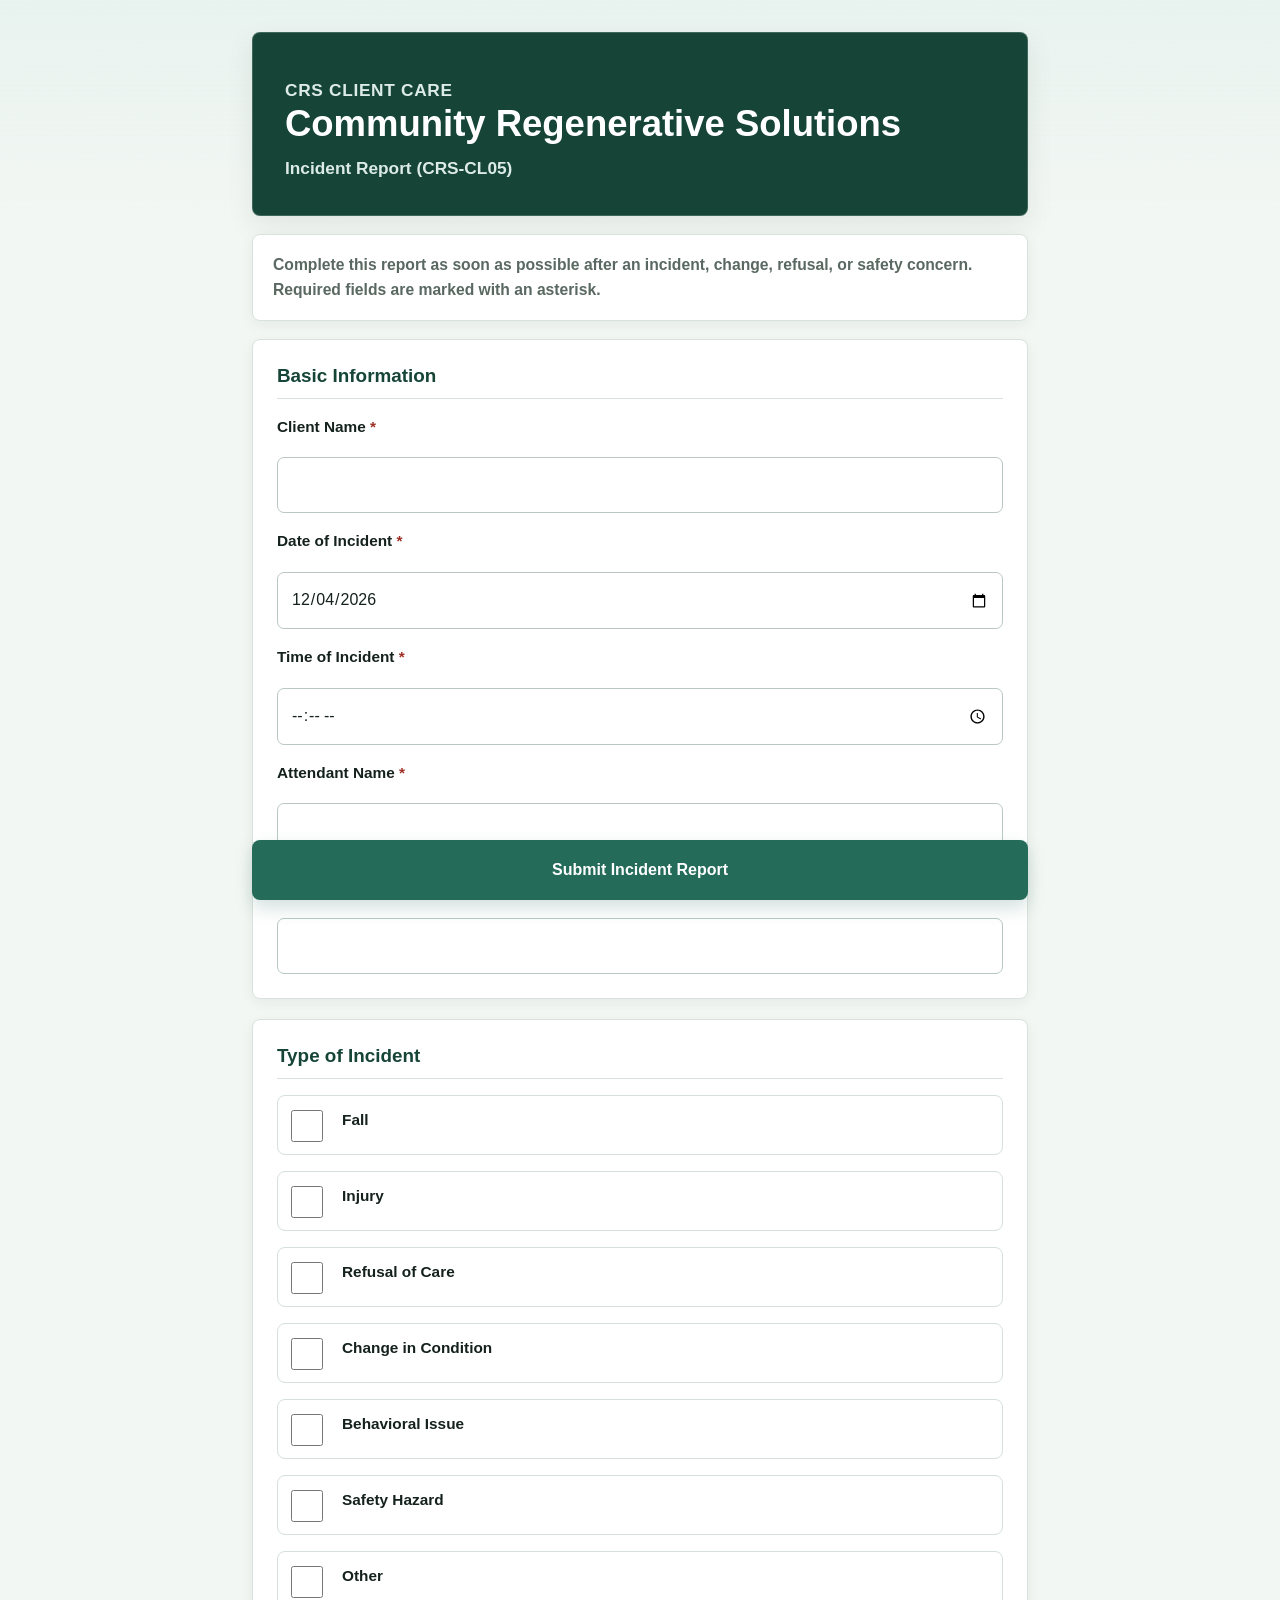
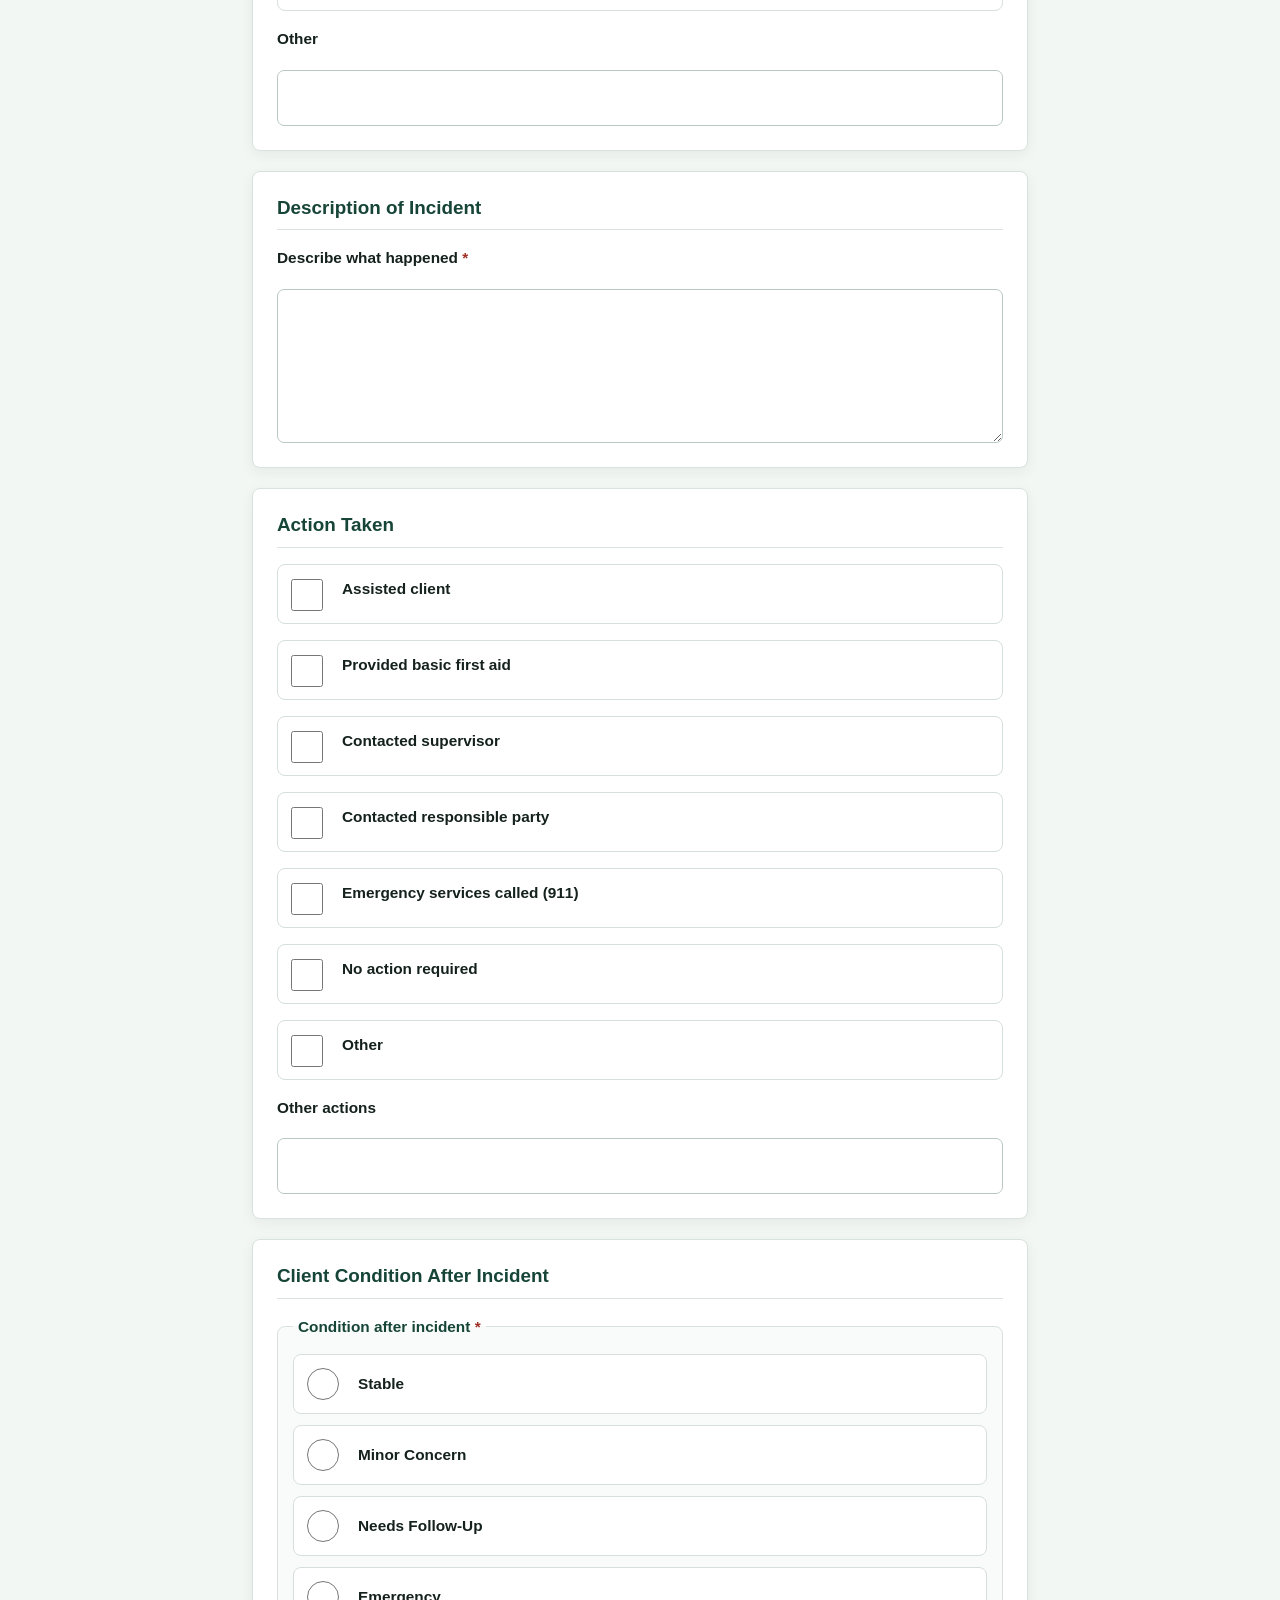
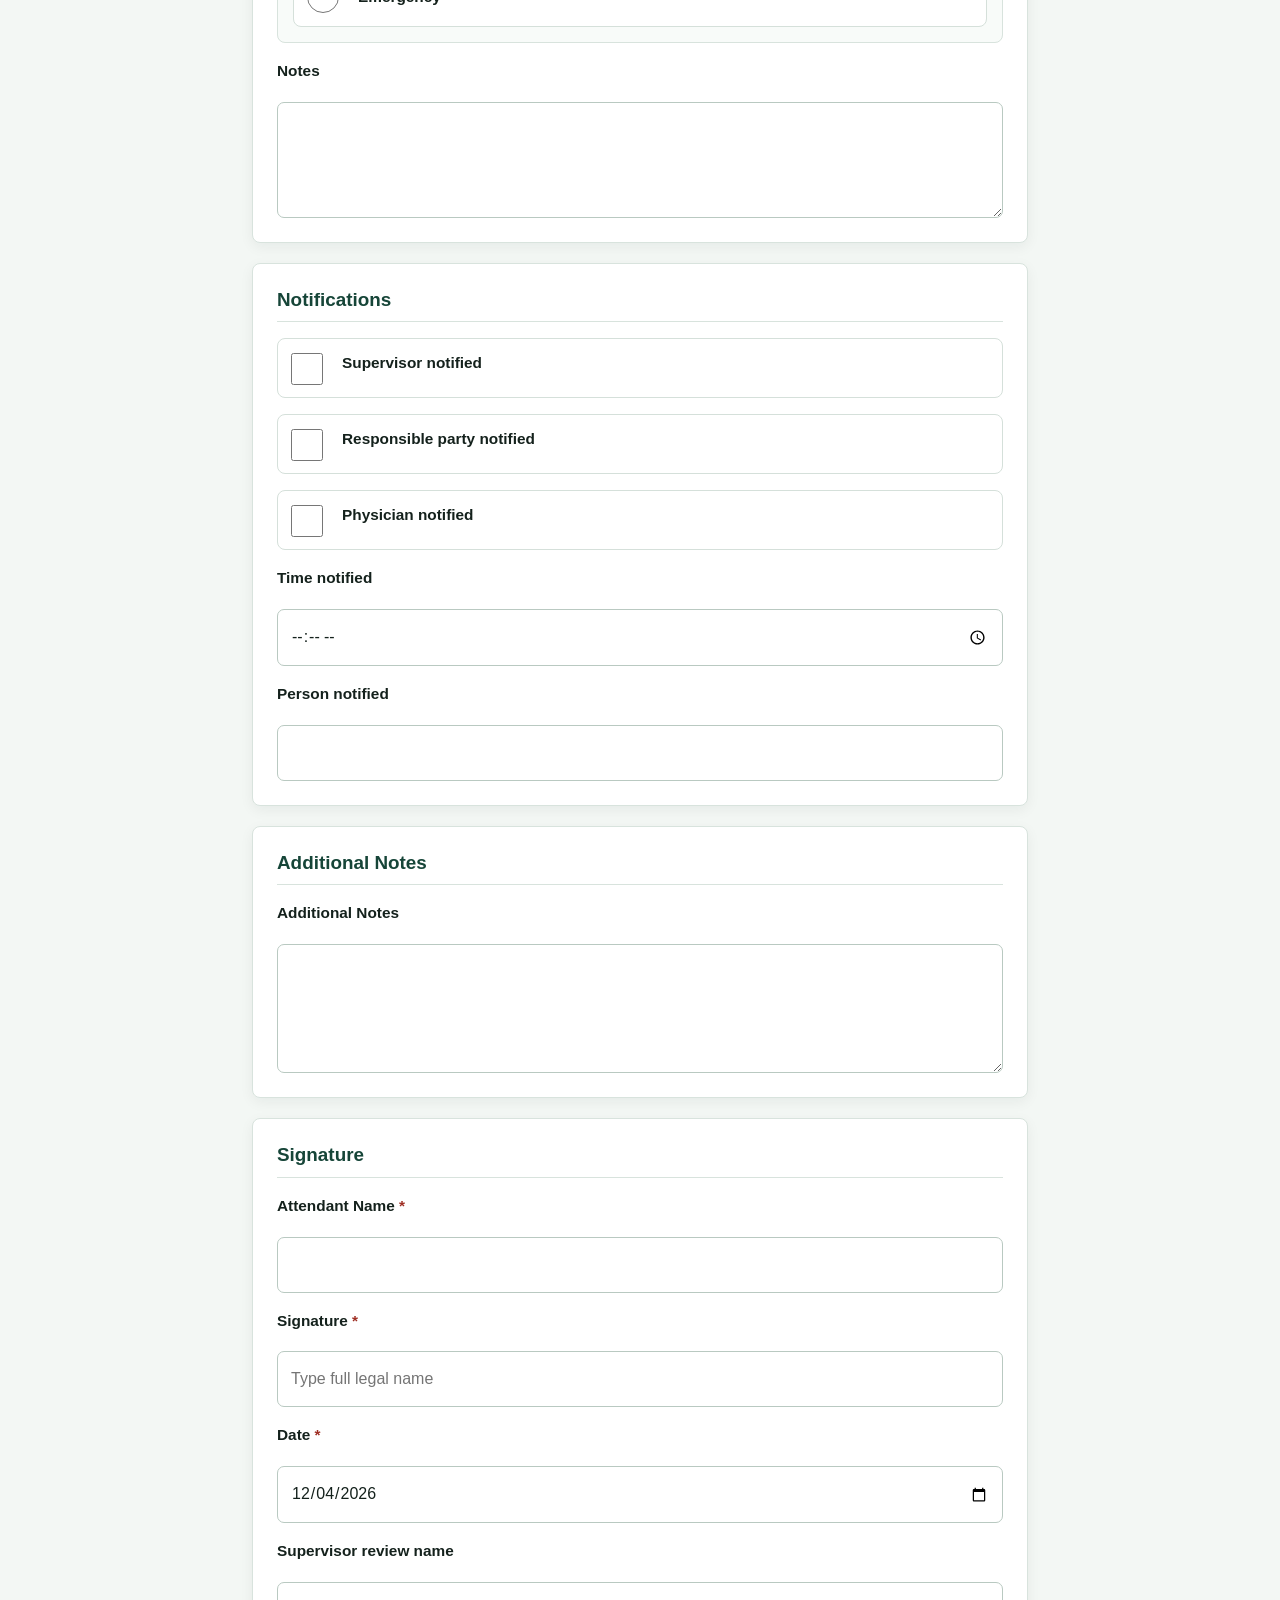
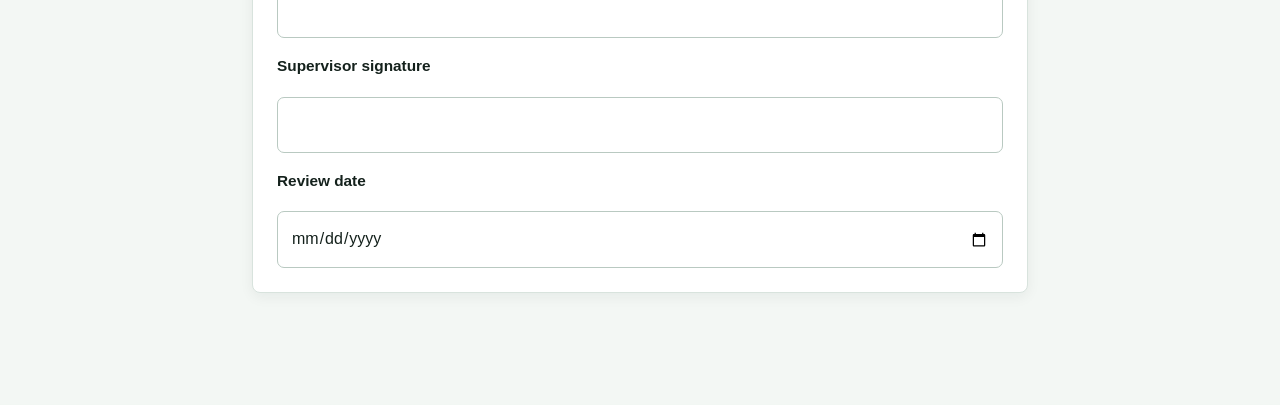
<file: client-incident-report-crs-8x3n2q/index.html>
<!doctype html>
<html lang="en">
  <head>
    <meta charset="utf-8">
    <meta name="viewport" content="width=device-width, initial-scale=1">
    <title>Community Regenerative Solutions | Incident Report</title>
    <link rel="stylesheet" href="../assets/styles.css">
  </head>
  <body>
    <main class="page-shell">
      <header class="form-header">
        <p class="eyebrow">CRS Client Care</p>
        <h1>Community Regenerative Solutions</h1>
        <p>Incident Report (CRS-CL05)</p>
      </header>

      <section class="notice" aria-label="Form instructions">
        <p>Complete this report as soon as possible after an incident, change, refusal, or safety concern. Required fields are marked with an asterisk.</p>
      </section>

      <form id="clientIncidentReportForm" class="application-form" method="POST" action="/api/submit-client-form" enctype="application/x-www-form-urlencoded" novalidate>
        <div id="errorSummary" class="error-summary" tabindex="-1" hidden></div>
        <input type="hidden" name="formType" value="client-incident-report">

        <section class="form-section" aria-labelledby="basicInfoTitle">
          <h2 id="basicInfoTitle">Basic Information</h2>

          <label for="clientName">Client Name <span>*</span></label>
          <input id="clientName" name="clientName" autocomplete="name" required>

          <label for="incidentDate">Date of Incident <span>*</span></label>
          <input id="incidentDate" name="incidentDate" type="date" required>

          <label for="incidentTime">Time of Incident <span>*</span></label>
          <input id="incidentTime" name="incidentTime" type="time" required>

          <label for="attendantName">Attendant Name <span>*</span></label>
          <input id="attendantName" name="attendantName" required>

          <label for="incidentLocation">Location of Incident <span>*</span></label>
          <input id="incidentLocation" name="incidentLocation" required>
        </section>

        <section class="form-section" aria-labelledby="incidentTypeTitle">
          <h2 id="incidentTypeTitle">Type of Incident</h2>

          <label class="choice checkbox-choice"><input type="checkbox" name="typeFall"> Fall</label>
          <label class="choice checkbox-choice"><input type="checkbox" name="typeInjury"> Injury</label>
          <label class="choice checkbox-choice"><input type="checkbox" name="typeRefusal"> Refusal of Care</label>
          <label class="choice checkbox-choice"><input type="checkbox" name="typeConditionChange"> Change in Condition</label>
          <label class="choice checkbox-choice"><input type="checkbox" name="typeBehavioral"> Behavioral Issue</label>
          <label class="choice checkbox-choice"><input type="checkbox" name="typeSafetyHazard"> Safety Hazard</label>
          <label class="choice checkbox-choice"><input type="checkbox" name="typeOther"> Other</label>

          <label for="otherIncidentType">Other</label>
          <input id="otherIncidentType" name="otherIncidentType">
        </section>

        <section class="form-section" aria-labelledby="descriptionTitle">
          <h2 id="descriptionTitle">Description of Incident</h2>

          <label for="incidentDescription">Describe what happened <span>*</span></label>
          <textarea id="incidentDescription" name="incidentDescription" rows="5" required></textarea>
        </section>

        <section class="form-section" aria-labelledby="actionTitle">
          <h2 id="actionTitle">Action Taken</h2>

          <label class="choice checkbox-choice"><input type="checkbox" name="actionAssisted"> Assisted client</label>
          <label class="choice checkbox-choice"><input type="checkbox" name="actionFirstAid"> Provided basic first aid</label>
          <label class="choice checkbox-choice"><input type="checkbox" name="actionSupervisor"> Contacted supervisor</label>
          <label class="choice checkbox-choice"><input type="checkbox" name="actionResponsibleParty"> Contacted responsible party</label>
          <label class="choice checkbox-choice"><input type="checkbox" name="actionEmergencyServices"> Emergency services called (911)</label>
          <label class="choice checkbox-choice"><input type="checkbox" name="actionNone"> No action required</label>
          <label class="choice checkbox-choice"><input type="checkbox" name="actionOther"> Other</label>

          <label for="otherActions">Other actions</label>
          <input id="otherActions" name="otherActions">
        </section>

        <section class="form-section" aria-labelledby="conditionTitle">
          <h2 id="conditionTitle">Client Condition After Incident</h2>

          <fieldset>
            <legend>Condition after incident <span>*</span></legend>
            <label class="choice"><input type="radio" name="clientConditionAfter" value="Stable" required> Stable</label>
            <label class="choice"><input type="radio" name="clientConditionAfter" value="Minor Concern"> Minor Concern</label>
            <label class="choice"><input type="radio" name="clientConditionAfter" value="Needs Follow-Up"> Needs Follow-Up</label>
            <label class="choice"><input type="radio" name="clientConditionAfter" value="Emergency"> Emergency</label>
          </fieldset>

          <label for="conditionNotes">Notes</label>
          <textarea id="conditionNotes" name="conditionNotes" rows="3"></textarea>
        </section>

        <section class="form-section" aria-labelledby="notificationsTitle">
          <h2 id="notificationsTitle">Notifications</h2>

          <label class="choice checkbox-choice"><input type="checkbox" name="notifySupervisor"> Supervisor notified</label>
          <label class="choice checkbox-choice"><input type="checkbox" name="notifyResponsibleParty"> Responsible party notified</label>
          <label class="choice checkbox-choice"><input type="checkbox" name="notifyPhysician"> Physician notified</label>

          <label for="timeNotified">Time notified</label>
          <input id="timeNotified" name="timeNotified" type="time">

          <label for="personNotified">Person notified</label>
          <input id="personNotified" name="personNotified">
        </section>

        <section class="form-section" aria-labelledby="additionalNotesTitle">
          <h2 id="additionalNotesTitle">Additional Notes</h2>

          <label for="additionalNotes">Additional Notes</label>
          <textarea id="additionalNotes" name="additionalNotes" rows="4"></textarea>
        </section>

        <section class="form-section" aria-labelledby="signatureTitle">
          <h2 id="signatureTitle">Signature</h2>

          <label for="signatureAttendantName">Attendant Name <span>*</span></label>
          <input id="signatureAttendantName" name="signatureAttendantName" required>

          <label for="attendantSignature">Signature <span>*</span></label>
          <input id="attendantSignature" name="attendantSignature" placeholder="Type full legal name" required>

          <label for="signatureDate">Date <span>*</span></label>
          <input id="signatureDate" name="signatureDate" type="date" required>

          <label for="supervisorReviewName">Supervisor review name</label>
          <input id="supervisorReviewName" name="supervisorReviewName">

          <label for="supervisorSignature">Supervisor signature</label>
          <input id="supervisorSignature" name="supervisorSignature">

          <label for="reviewDate">Review date</label>
          <input id="reviewDate" name="reviewDate" type="date">
        </section>

        <div id="submissionStatus" class="submission-status" role="status" aria-live="polite" hidden></div>
        <button class="submit-button" type="submit">Submit Incident Report</button>
      </form>

      <section id="successMessage" class="success-message" hidden tabindex="-1">
        <h2>Your incident report has been submitted successfully.</h2>
        <p>The completed incident report PDF has been downloaded to your device.</p>
      </section>
    </main>

    <script src="../src/client-pdf-generator.js"></script>
    <script src="../src/client-incident-report.js"></script>
  </body>
</html>
</file>
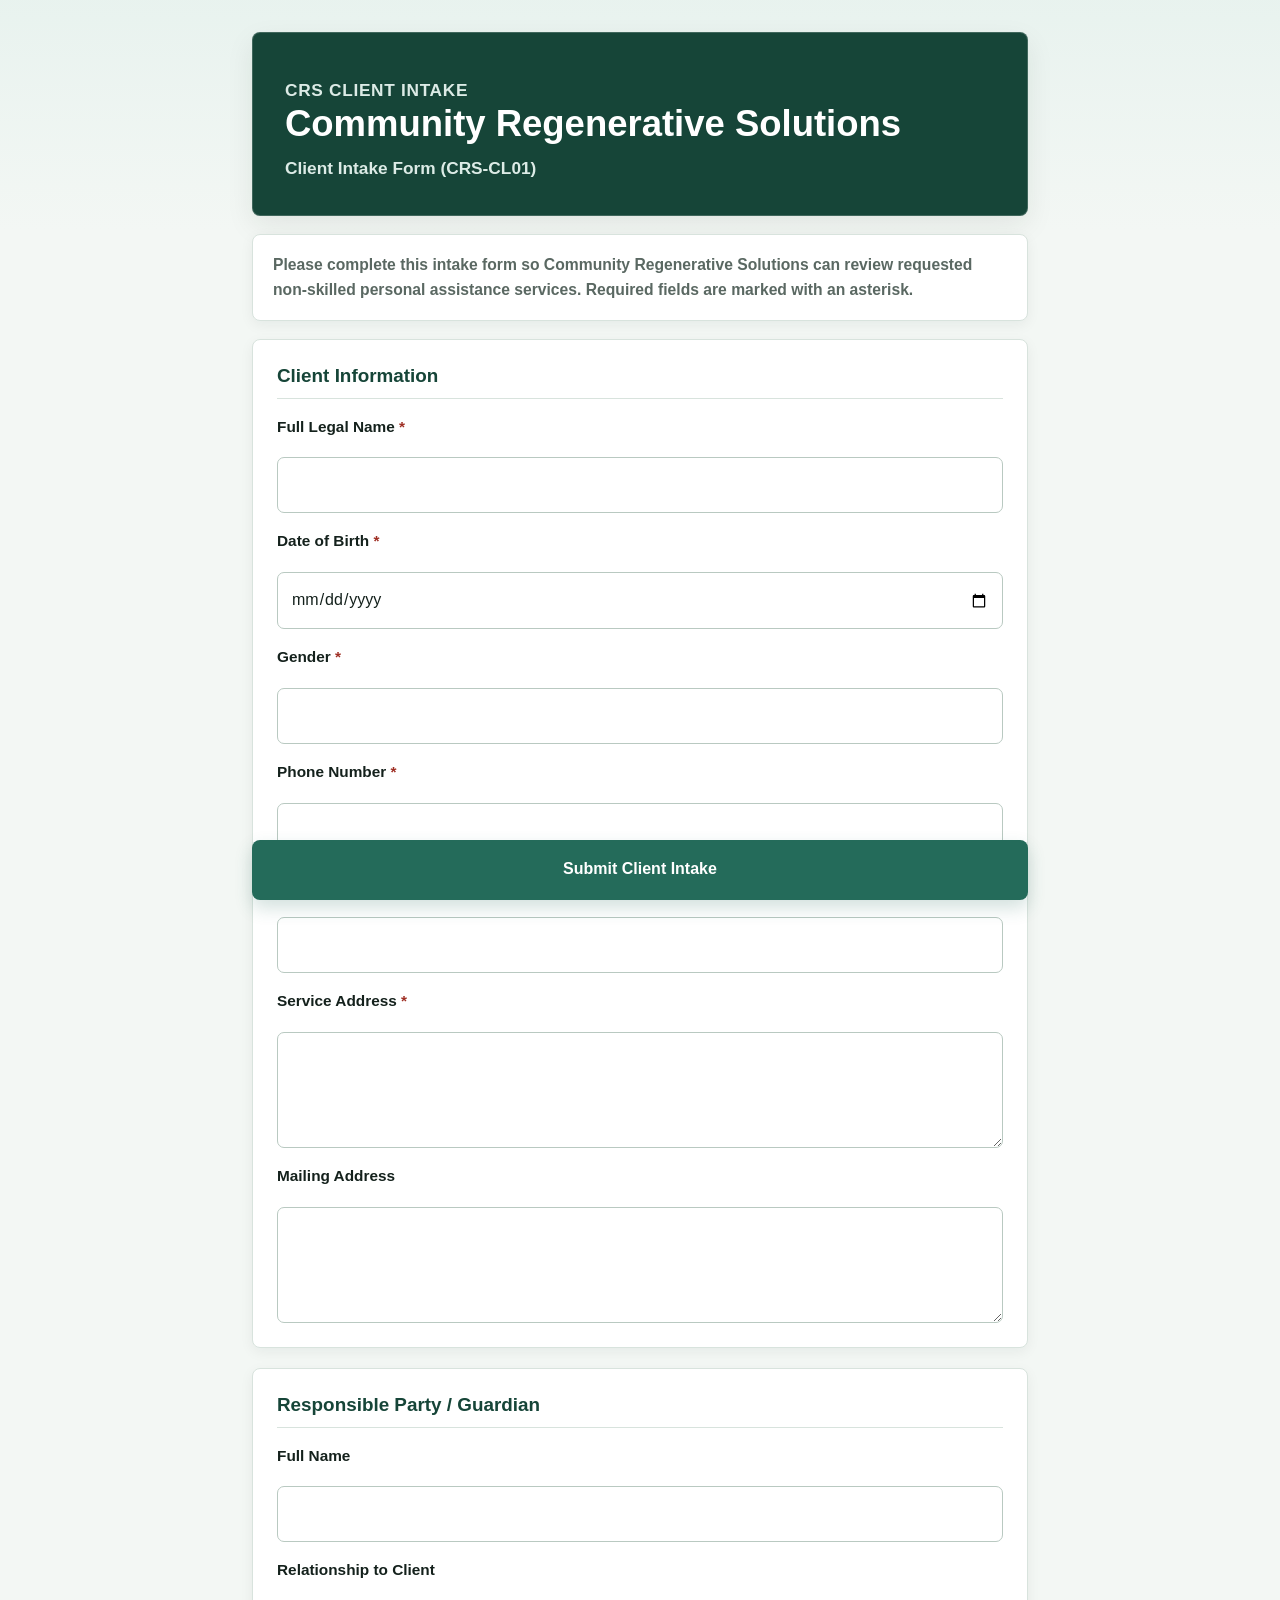
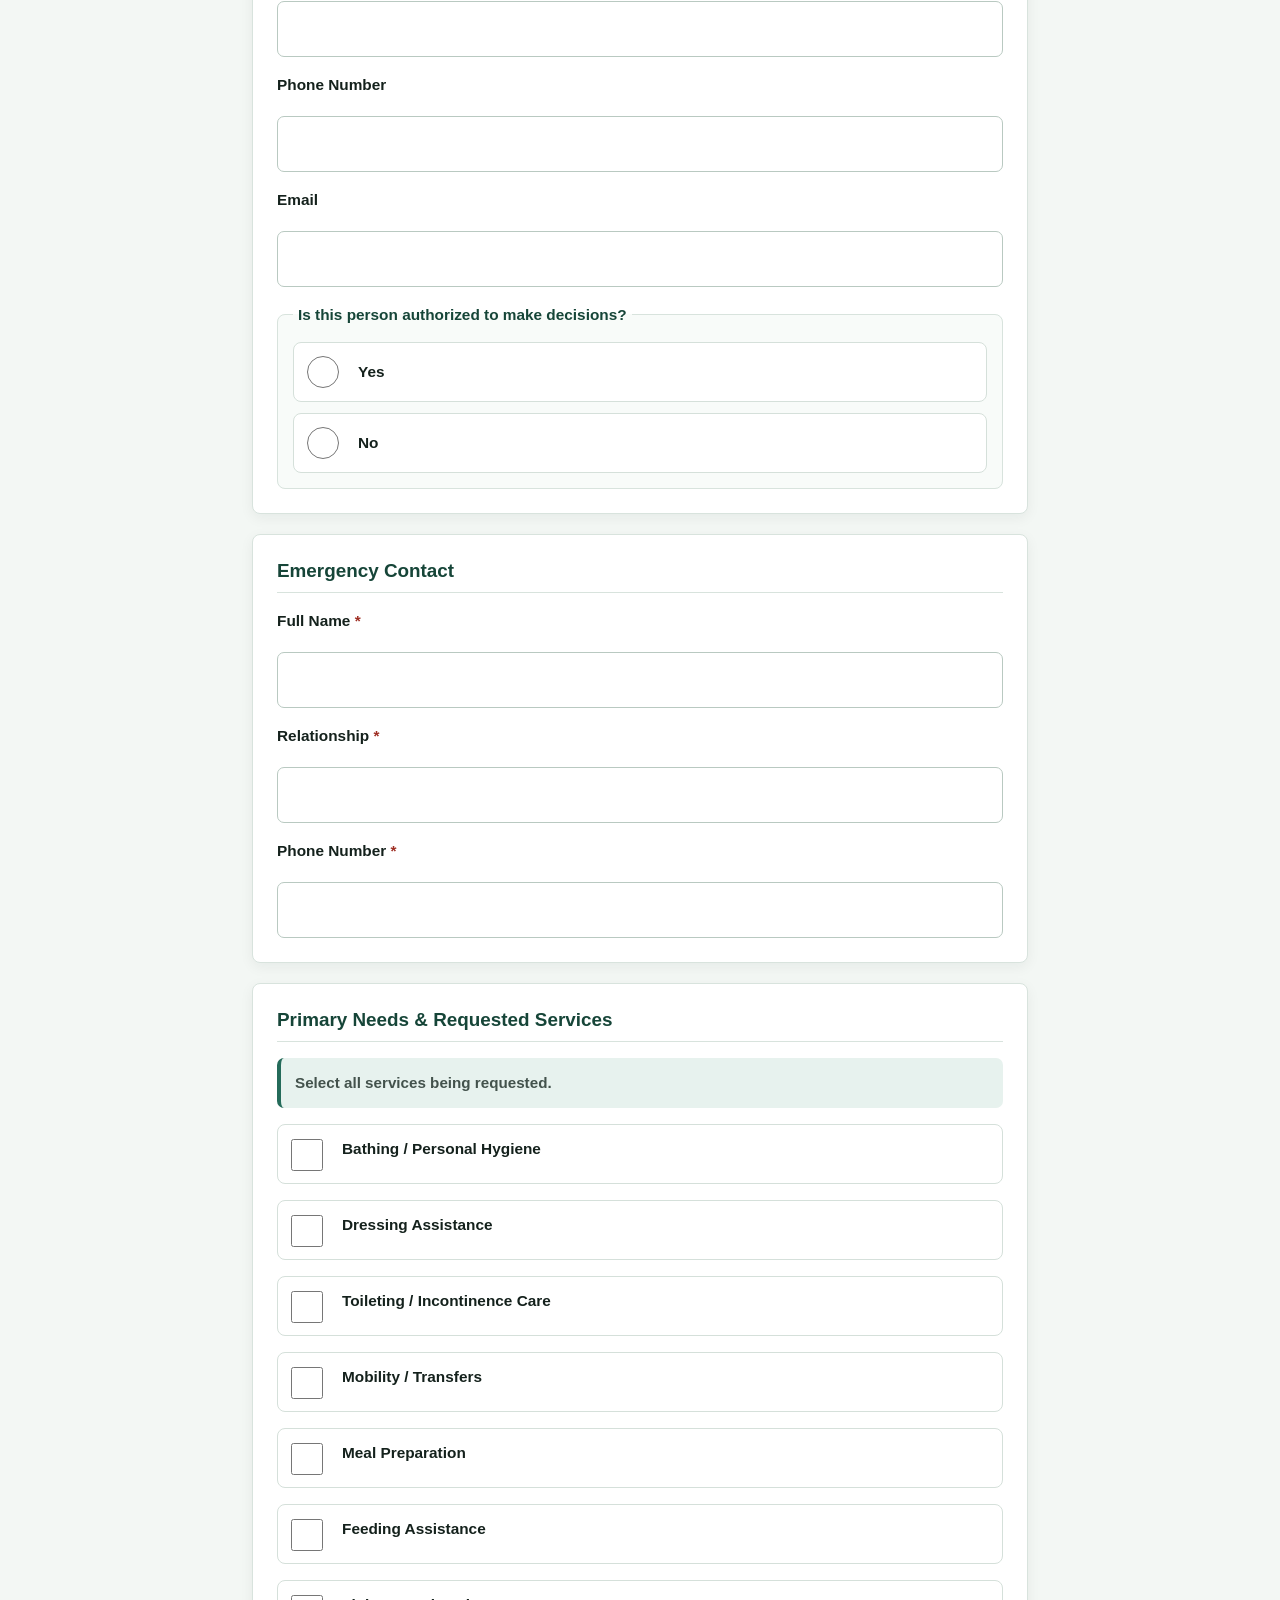
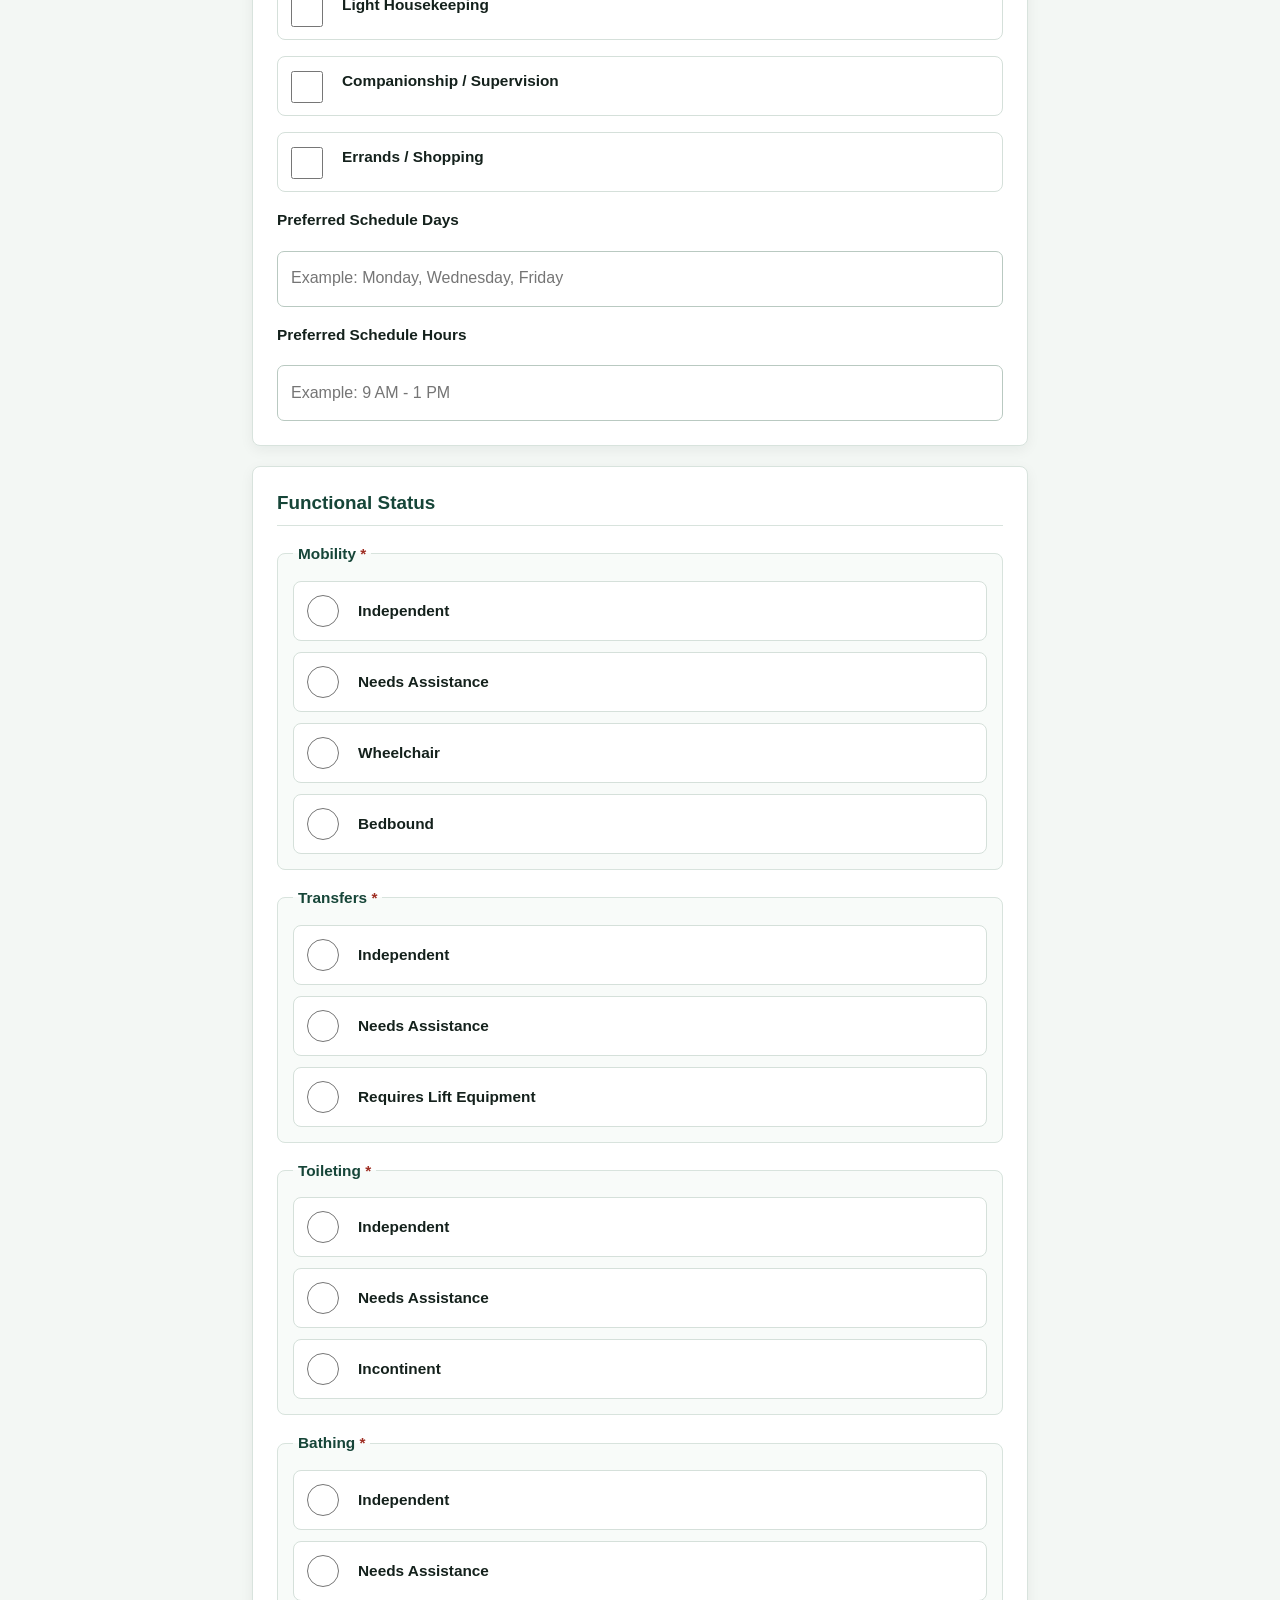
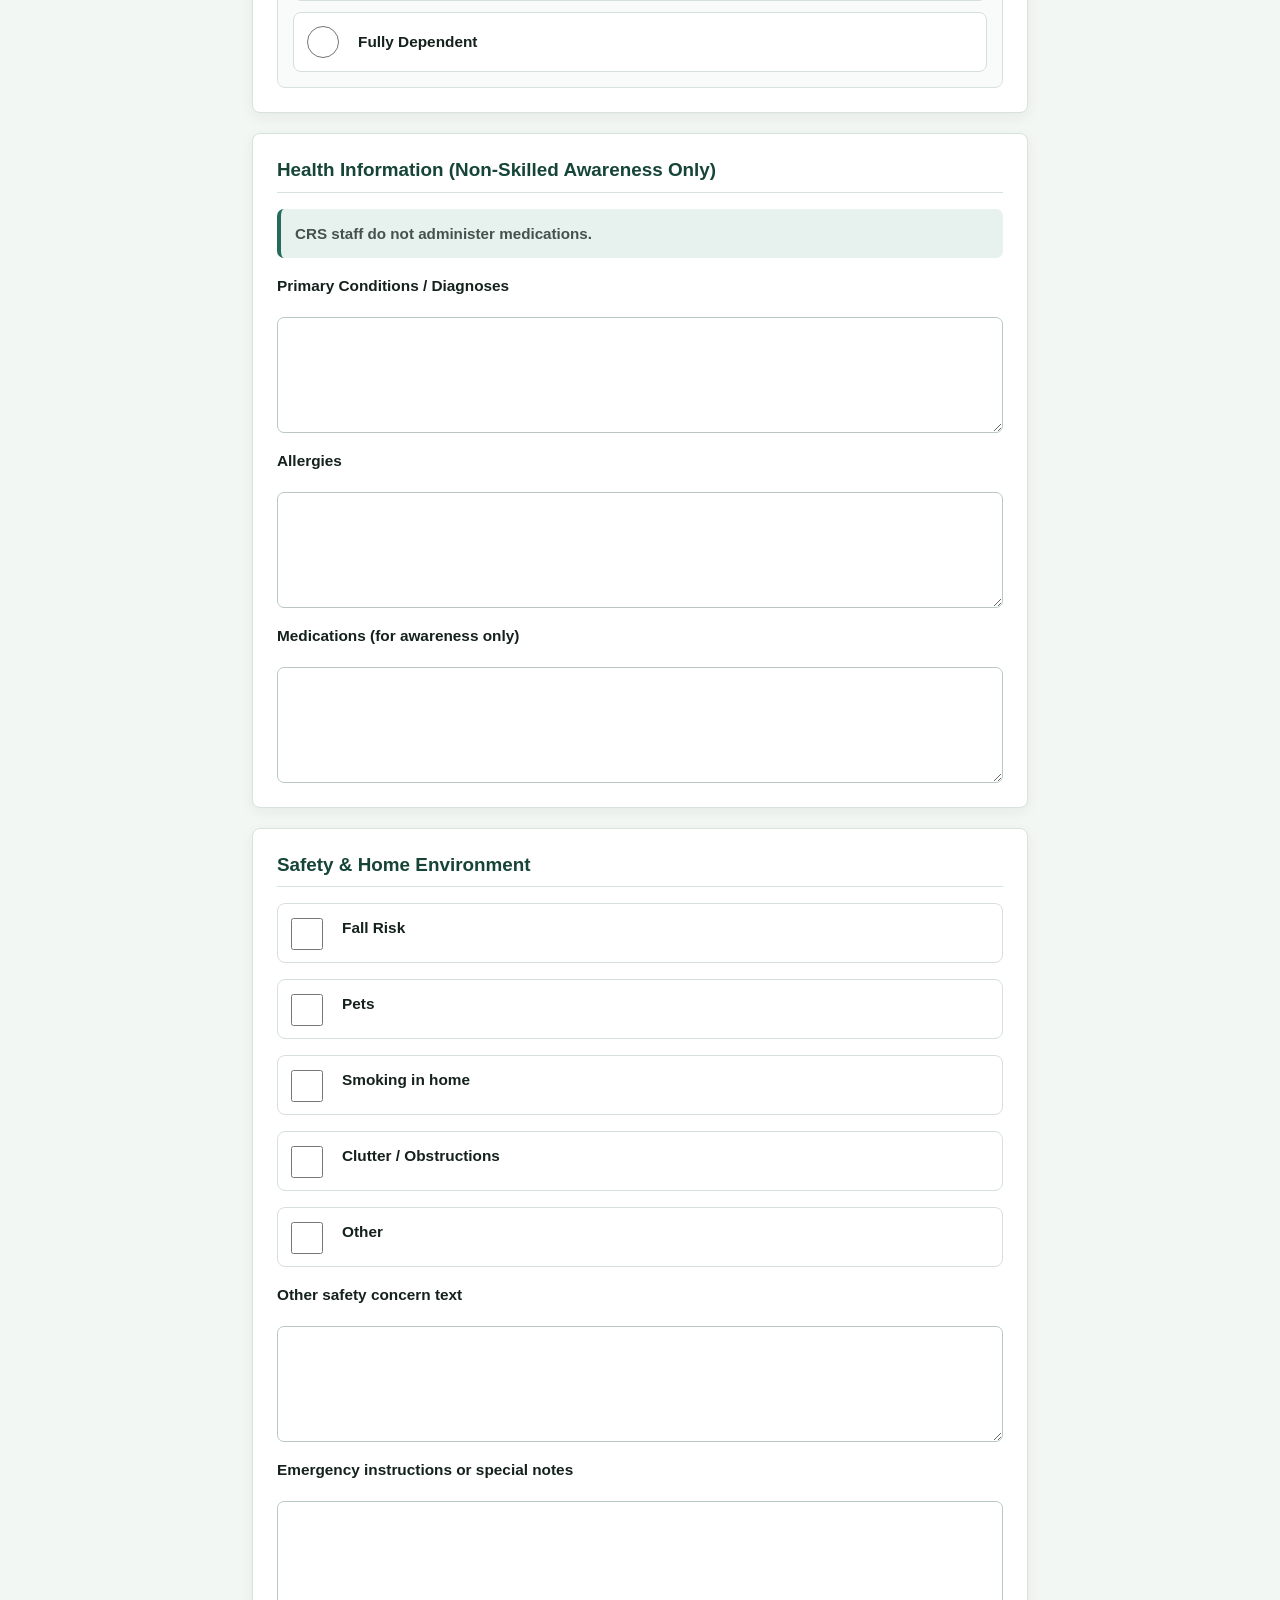
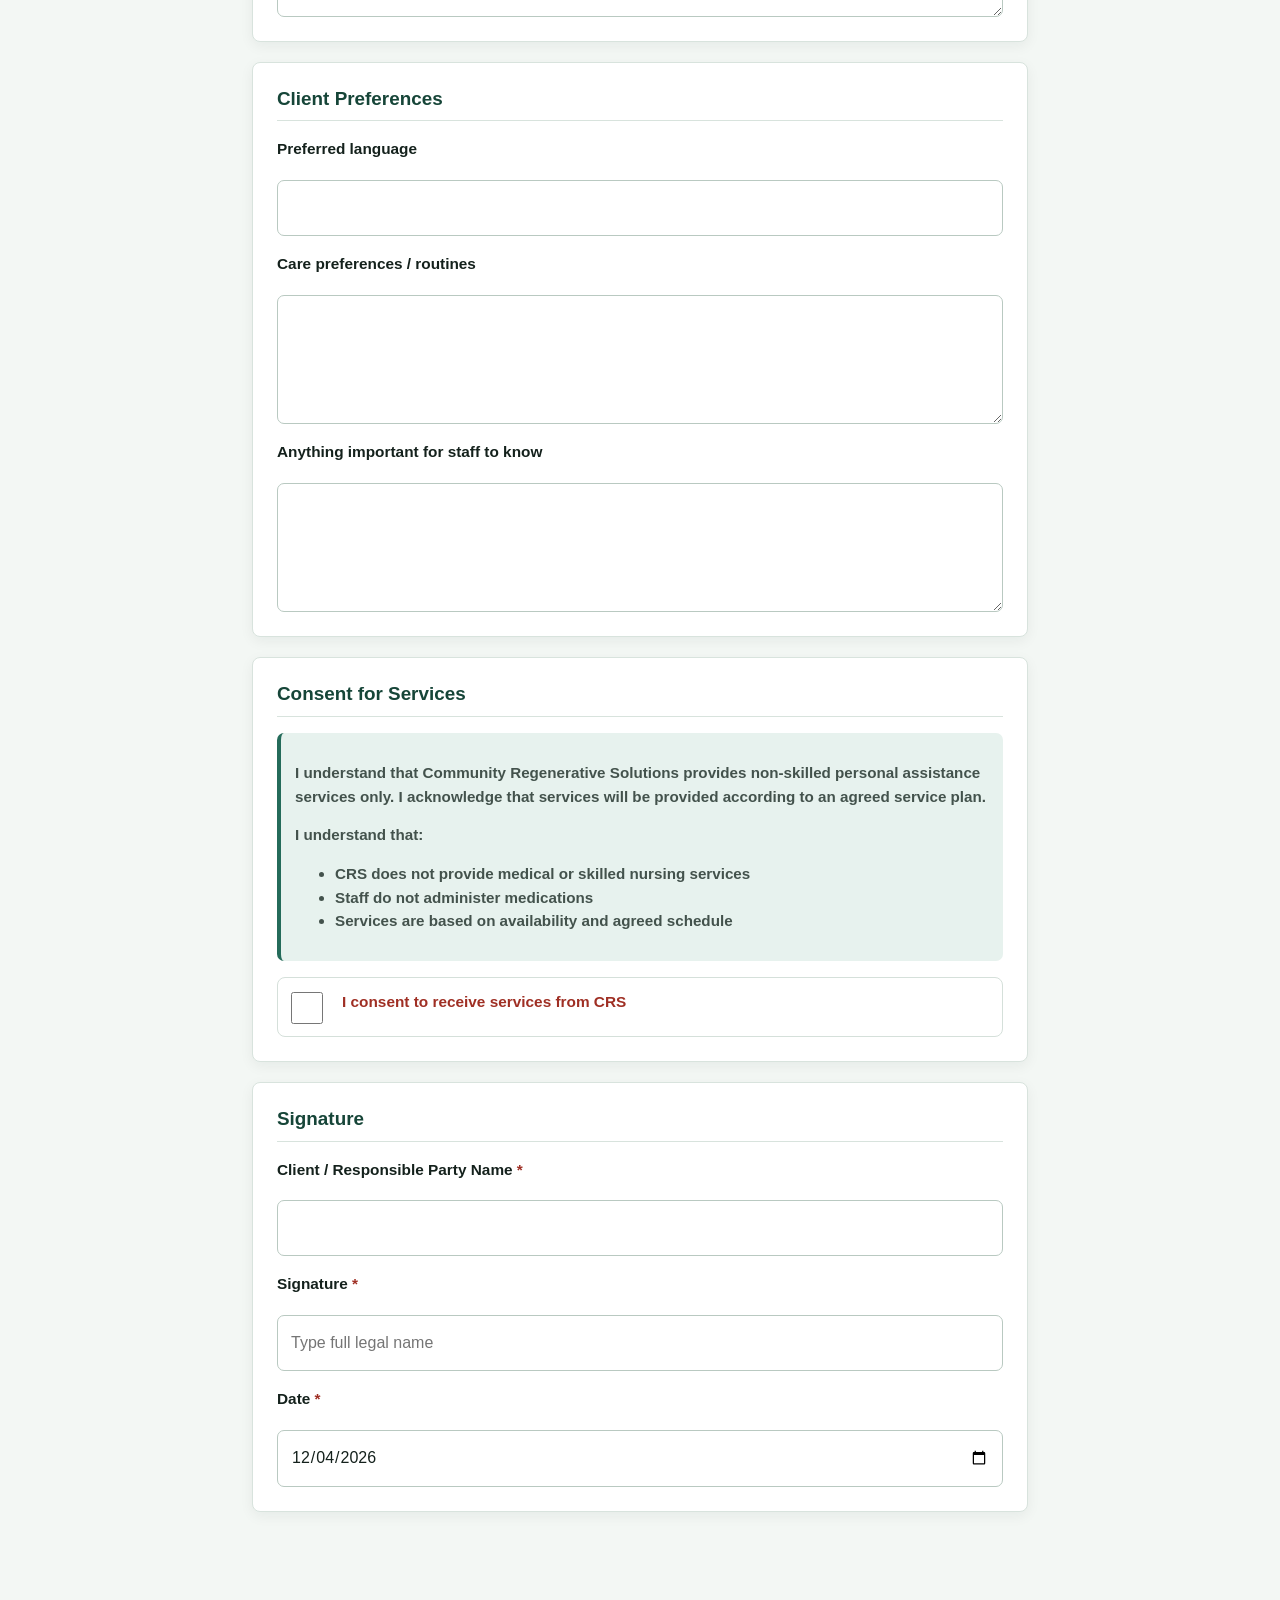
<file: client-intake-crs-6m4q8t/index.html>
<!doctype html>
<html lang="en">
  <head>
    <meta charset="utf-8">
    <meta name="viewport" content="width=device-width, initial-scale=1">
    <title>Community Regenerative Solutions | Client Intake Form</title>
    <link rel="stylesheet" href="../assets/styles.css">
  </head>
  <body>
    <main class="page-shell">
      <header class="form-header">
        <p class="eyebrow">CRS Client Intake</p>
        <h1>Community Regenerative Solutions</h1>
        <p>Client Intake Form (CRS-CL01)</p>
      </header>

      <section class="notice" aria-label="Form instructions">
        <p>Please complete this intake form so Community Regenerative Solutions can review requested non-skilled personal assistance services. Required fields are marked with an asterisk.</p>
      </section>

      <form id="clientIntakeForm" class="application-form" method="POST" action="/api/submit-client-form" enctype="application/x-www-form-urlencoded" novalidate>
        <div id="errorSummary" class="error-summary" tabindex="-1" hidden></div>
        <input type="hidden" name="formType" value="client-intake">

        <section class="form-section" aria-labelledby="clientInfoTitle">
          <h2 id="clientInfoTitle">Client Information</h2>

          <label for="fullName">Full Legal Name <span>*</span></label>
          <input id="fullName" name="fullName" autocomplete="name" required>

          <label for="dateOfBirth">Date of Birth <span>*</span></label>
          <input id="dateOfBirth" name="dateOfBirth" type="date" required>

          <label for="gender">Gender <span>*</span></label>
          <input id="gender" name="gender" required>

          <label for="phone">Phone Number <span>*</span></label>
          <input id="phone" name="phone" type="tel" autocomplete="tel" required>

          <label for="email">Email Address</label>
          <input id="email" name="email" type="email" autocomplete="email">

          <label for="serviceAddress">Service Address <span>*</span></label>
          <textarea id="serviceAddress" name="serviceAddress" rows="3" autocomplete="street-address" required></textarea>

          <label for="mailingAddress">Mailing Address</label>
          <textarea id="mailingAddress" name="mailingAddress" rows="3"></textarea>
        </section>

        <section class="form-section" aria-labelledby="responsiblePartyTitle">
          <h2 id="responsiblePartyTitle">Responsible Party / Guardian</h2>

          <label for="responsiblePartyName">Full Name</label>
          <input id="responsiblePartyName" name="responsiblePartyName">

          <label for="responsiblePartyRelationship">Relationship to Client</label>
          <input id="responsiblePartyRelationship" name="responsiblePartyRelationship">

          <label for="responsiblePartyPhone">Phone Number</label>
          <input id="responsiblePartyPhone" name="responsiblePartyPhone" type="tel">

          <label for="responsiblePartyEmail">Email</label>
          <input id="responsiblePartyEmail" name="responsiblePartyEmail" type="email">

          <fieldset>
            <legend>Is this person authorized to make decisions?</legend>
            <label class="choice"><input type="radio" name="responsiblePartyAuthorized" value="Yes"> Yes</label>
            <label class="choice"><input type="radio" name="responsiblePartyAuthorized" value="No"> No</label>
          </fieldset>
        </section>

        <section class="form-section" aria-labelledby="emergencyContactTitle">
          <h2 id="emergencyContactTitle">Emergency Contact</h2>

          <label for="emergencyName">Full Name <span>*</span></label>
          <input id="emergencyName" name="emergencyName" required>

          <label for="emergencyRelationship">Relationship <span>*</span></label>
          <input id="emergencyRelationship" name="emergencyRelationship" required>

          <label for="emergencyPhone">Phone Number <span>*</span></label>
          <input id="emergencyPhone" name="emergencyPhone" type="tel" required>
        </section>

        <section class="form-section" aria-labelledby="servicesTitle">
          <h2 id="servicesTitle">Primary Needs &amp; Requested Services</h2>
          <p class="helper-note">Select all services being requested.</p>

          <label class="choice checkbox-choice"><input type="checkbox" name="serviceBathingHygiene"> Bathing / Personal Hygiene</label>
          <label class="choice checkbox-choice"><input type="checkbox" name="serviceDressing"> Dressing Assistance</label>
          <label class="choice checkbox-choice"><input type="checkbox" name="serviceToileting"> Toileting / Incontinence Care</label>
          <label class="choice checkbox-choice"><input type="checkbox" name="serviceMobilityTransfers"> Mobility / Transfers</label>
          <label class="choice checkbox-choice"><input type="checkbox" name="serviceMealPreparation"> Meal Preparation</label>
          <label class="choice checkbox-choice"><input type="checkbox" name="serviceFeeding"> Feeding Assistance</label>
          <label class="choice checkbox-choice"><input type="checkbox" name="serviceHousekeeping"> Light Housekeeping</label>
          <label class="choice checkbox-choice"><input type="checkbox" name="serviceCompanionship"> Companionship / Supervision</label>
          <label class="choice checkbox-choice"><input type="checkbox" name="serviceErrands"> Errands / Shopping</label>

          <label for="preferredScheduleDays">Preferred Schedule Days</label>
          <input id="preferredScheduleDays" name="preferredScheduleDays" placeholder="Example: Monday, Wednesday, Friday">

          <label for="preferredScheduleHours">Preferred Schedule Hours</label>
          <input id="preferredScheduleHours" name="preferredScheduleHours" placeholder="Example: 9 AM - 1 PM">
        </section>

        <section class="form-section" aria-labelledby="functionalStatusTitle">
          <h2 id="functionalStatusTitle">Functional Status</h2>

          <fieldset>
            <legend>Mobility <span>*</span></legend>
            <label class="choice"><input type="radio" name="mobilityStatus" value="Independent" required> Independent</label>
            <label class="choice"><input type="radio" name="mobilityStatus" value="Needs Assistance"> Needs Assistance</label>
            <label class="choice"><input type="radio" name="mobilityStatus" value="Wheelchair"> Wheelchair</label>
            <label class="choice"><input type="radio" name="mobilityStatus" value="Bedbound"> Bedbound</label>
          </fieldset>

          <fieldset>
            <legend>Transfers <span>*</span></legend>
            <label class="choice"><input type="radio" name="transferStatus" value="Independent" required> Independent</label>
            <label class="choice"><input type="radio" name="transferStatus" value="Needs Assistance"> Needs Assistance</label>
            <label class="choice"><input type="radio" name="transferStatus" value="Requires Lift Equipment"> Requires Lift Equipment</label>
          </fieldset>

          <fieldset>
            <legend>Toileting <span>*</span></legend>
            <label class="choice"><input type="radio" name="toiletingStatus" value="Independent" required> Independent</label>
            <label class="choice"><input type="radio" name="toiletingStatus" value="Needs Assistance"> Needs Assistance</label>
            <label class="choice"><input type="radio" name="toiletingStatus" value="Incontinent"> Incontinent</label>
          </fieldset>

          <fieldset>
            <legend>Bathing <span>*</span></legend>
            <label class="choice"><input type="radio" name="bathingStatus" value="Independent" required> Independent</label>
            <label class="choice"><input type="radio" name="bathingStatus" value="Needs Assistance"> Needs Assistance</label>
            <label class="choice"><input type="radio" name="bathingStatus" value="Fully Dependent"> Fully Dependent</label>
          </fieldset>
        </section>

        <section class="form-section" aria-labelledby="healthInfoTitle">
          <h2 id="healthInfoTitle">Health Information (Non-Skilled Awareness Only)</h2>
          <p class="helper-note">CRS staff do not administer medications.</p>

          <label for="primaryConditions">Primary Conditions / Diagnoses</label>
          <textarea id="primaryConditions" name="primaryConditions" rows="3"></textarea>

          <label for="allergies">Allergies</label>
          <textarea id="allergies" name="allergies" rows="3"></textarea>

          <label for="medications">Medications (for awareness only)</label>
          <textarea id="medications" name="medications" rows="3"></textarea>
        </section>

        <section class="form-section" aria-labelledby="safetyTitle">
          <h2 id="safetyTitle">Safety &amp; Home Environment</h2>

          <label class="choice checkbox-choice"><input type="checkbox" name="safetyFallRisk"> Fall Risk</label>
          <label class="choice checkbox-choice"><input type="checkbox" name="safetyPets"> Pets</label>
          <label class="choice checkbox-choice"><input type="checkbox" name="safetySmoking"> Smoking in home</label>
          <label class="choice checkbox-choice"><input type="checkbox" name="safetyClutter"> Clutter / Obstructions</label>
          <label class="choice checkbox-choice"><input type="checkbox" name="safetyOther"> Other</label>

          <label for="otherSafetyConcern">Other safety concern text</label>
          <textarea id="otherSafetyConcern" name="otherSafetyConcern" rows="3"></textarea>

          <label for="emergencyInstructions">Emergency instructions or special notes</label>
          <textarea id="emergencyInstructions" name="emergencyInstructions" rows="3"></textarea>
        </section>

        <section class="form-section" aria-labelledby="preferencesTitle">
          <h2 id="preferencesTitle">Client Preferences</h2>

          <label for="preferredLanguage">Preferred language</label>
          <input id="preferredLanguage" name="preferredLanguage">

          <label for="carePreferences">Care preferences / routines</label>
          <textarea id="carePreferences" name="carePreferences" rows="4"></textarea>

          <label for="staffNotes">Anything important for staff to know</label>
          <textarea id="staffNotes" name="staffNotes" rows="4"></textarea>
        </section>

        <section class="form-section" aria-labelledby="consentTitle">
          <h2 id="consentTitle">Consent for Services</h2>
          <div class="helper-note">
            <p>I understand that Community Regenerative Solutions provides non-skilled personal assistance services only. I acknowledge that services will be provided according to an agreed service plan.</p>
            <p>I understand that:</p>
            <ul>
              <li>CRS does not provide medical or skilled nursing services</li>
              <li>Staff do not administer medications</li>
              <li>Services are based on availability and agreed schedule</li>
            </ul>
          </div>

          <label class="choice checkbox-choice">
            <input type="checkbox" name="serviceConsent" required>
            <span>I consent to receive services from CRS</span>
          </label>
        </section>

        <section class="form-section" aria-labelledby="signatureTitle">
          <h2 id="signatureTitle">Signature</h2>

          <label for="signerName">Client / Responsible Party Name <span>*</span></label>
          <input id="signerName" name="signerName" required>

          <label for="signature">Signature <span>*</span></label>
          <input id="signature" name="signature" placeholder="Type full legal name" required>

          <label for="signatureDate">Date <span>*</span></label>
          <input id="signatureDate" name="signatureDate" type="date" required>
        </section>

        <div id="submissionStatus" class="submission-status" role="status" aria-live="polite" hidden></div>
        <button class="submit-button" type="submit">Submit Client Intake</button>
      </form>

      <section id="successMessage" class="success-message" hidden tabindex="-1">
        <h2>Your client intake form has been submitted successfully.</h2>
        <p>The completed intake PDF has been downloaded to your device.</p>
      </section>
    </main>

    <script src="../src/client-pdf-generator.js"></script>
    <script src="../src/client-intake.js"></script>
  </body>
</html>
</file>
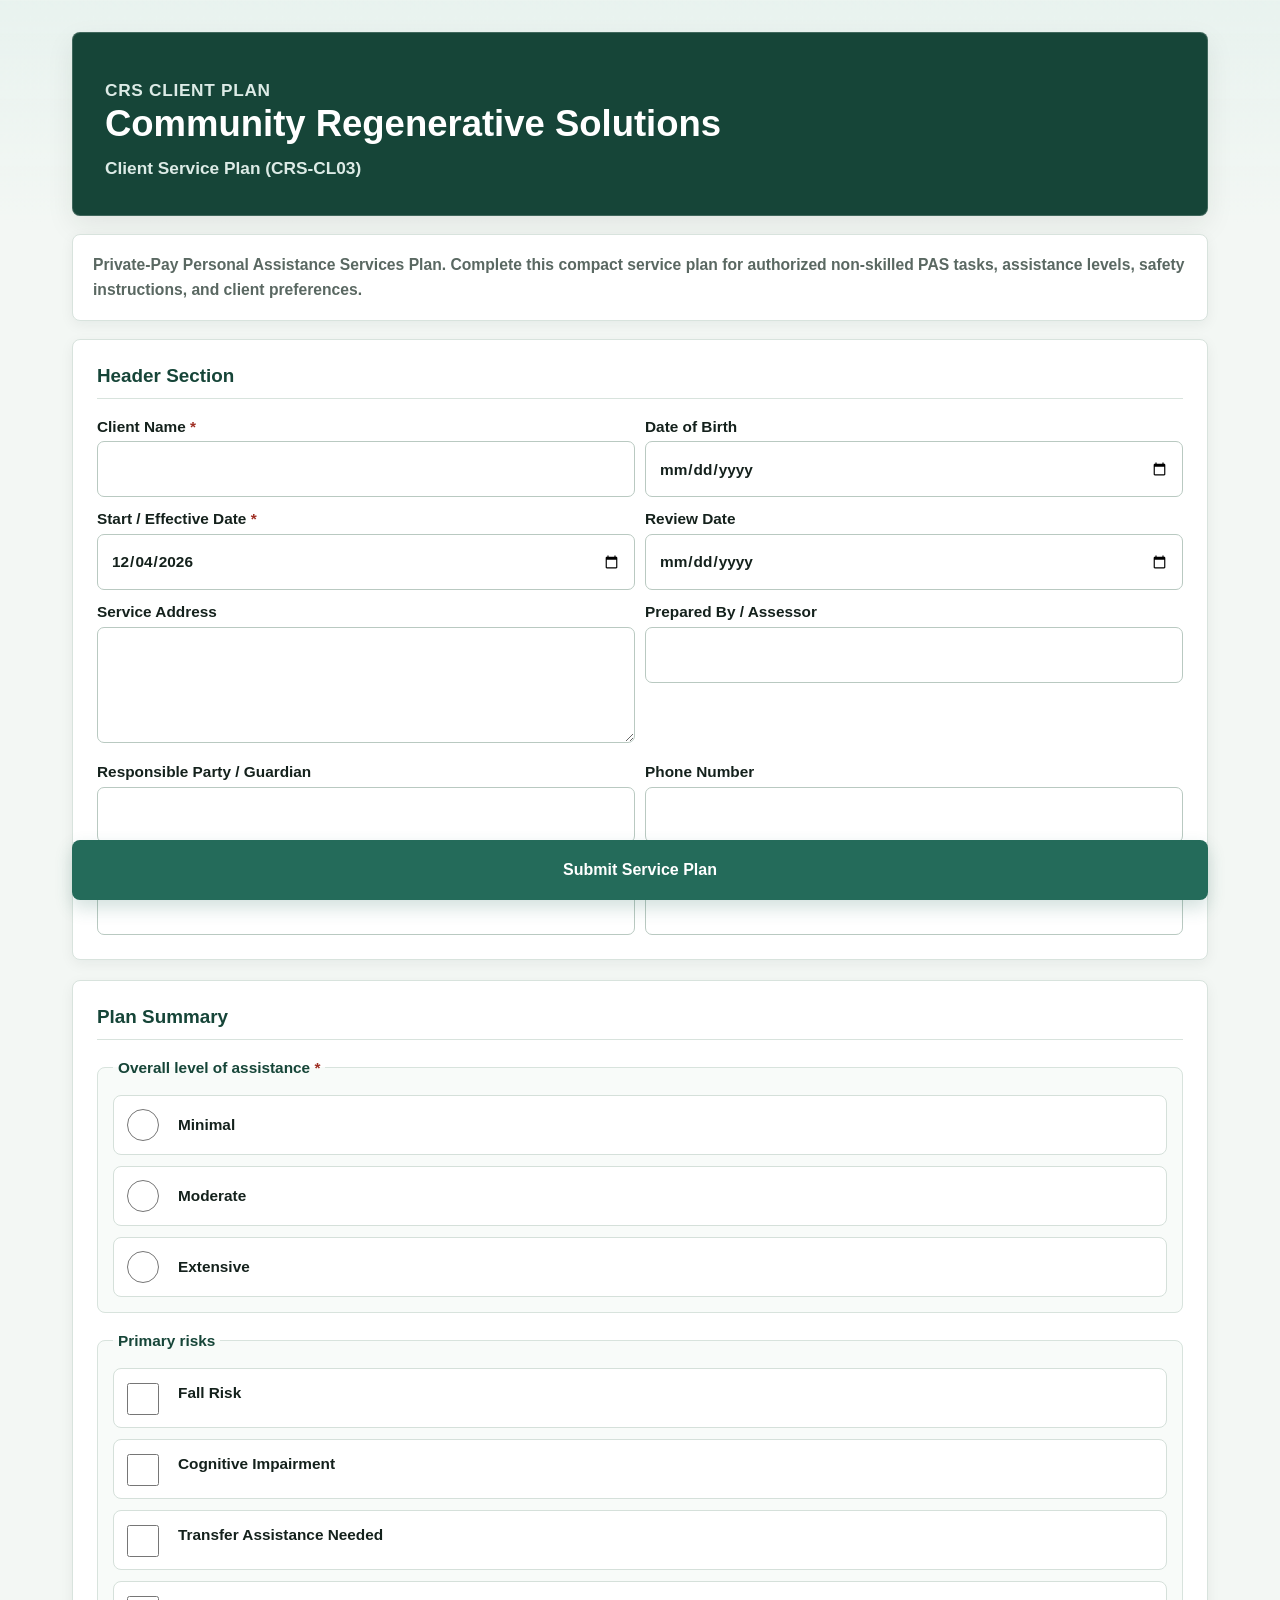
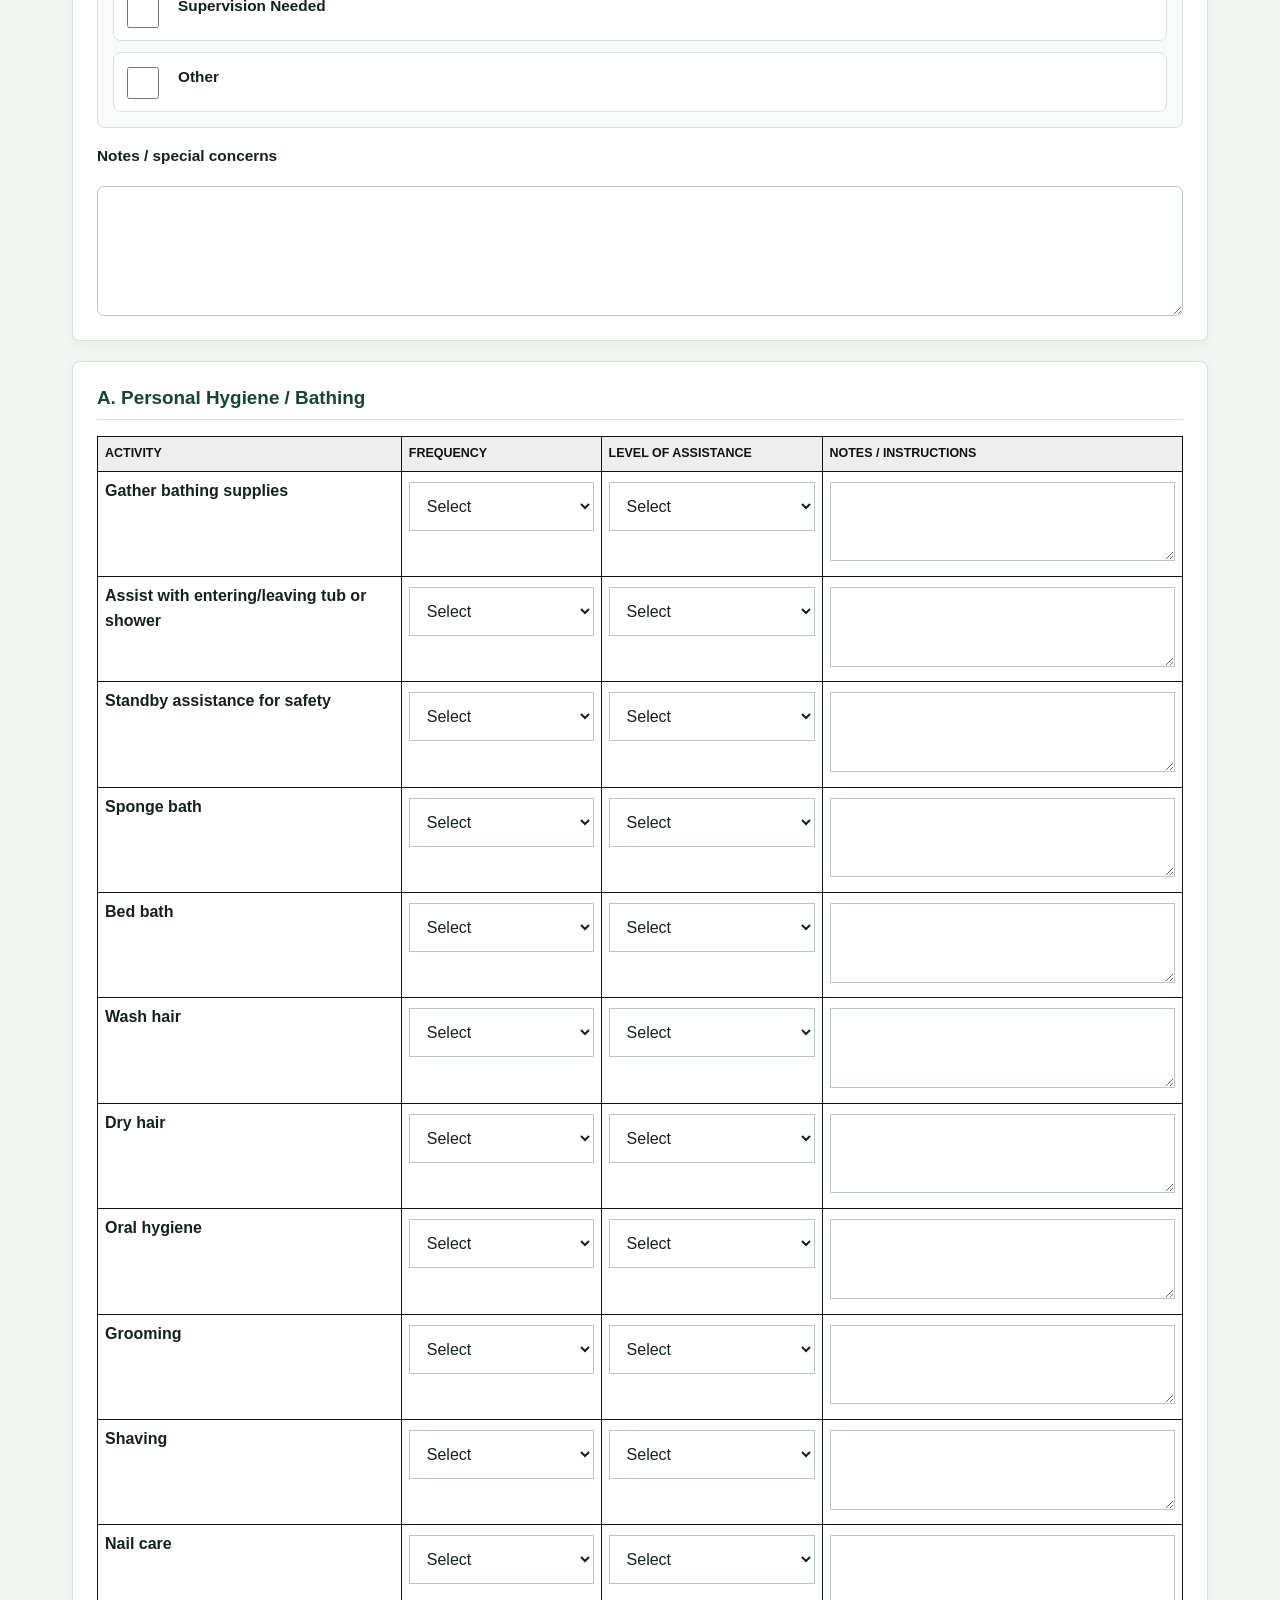
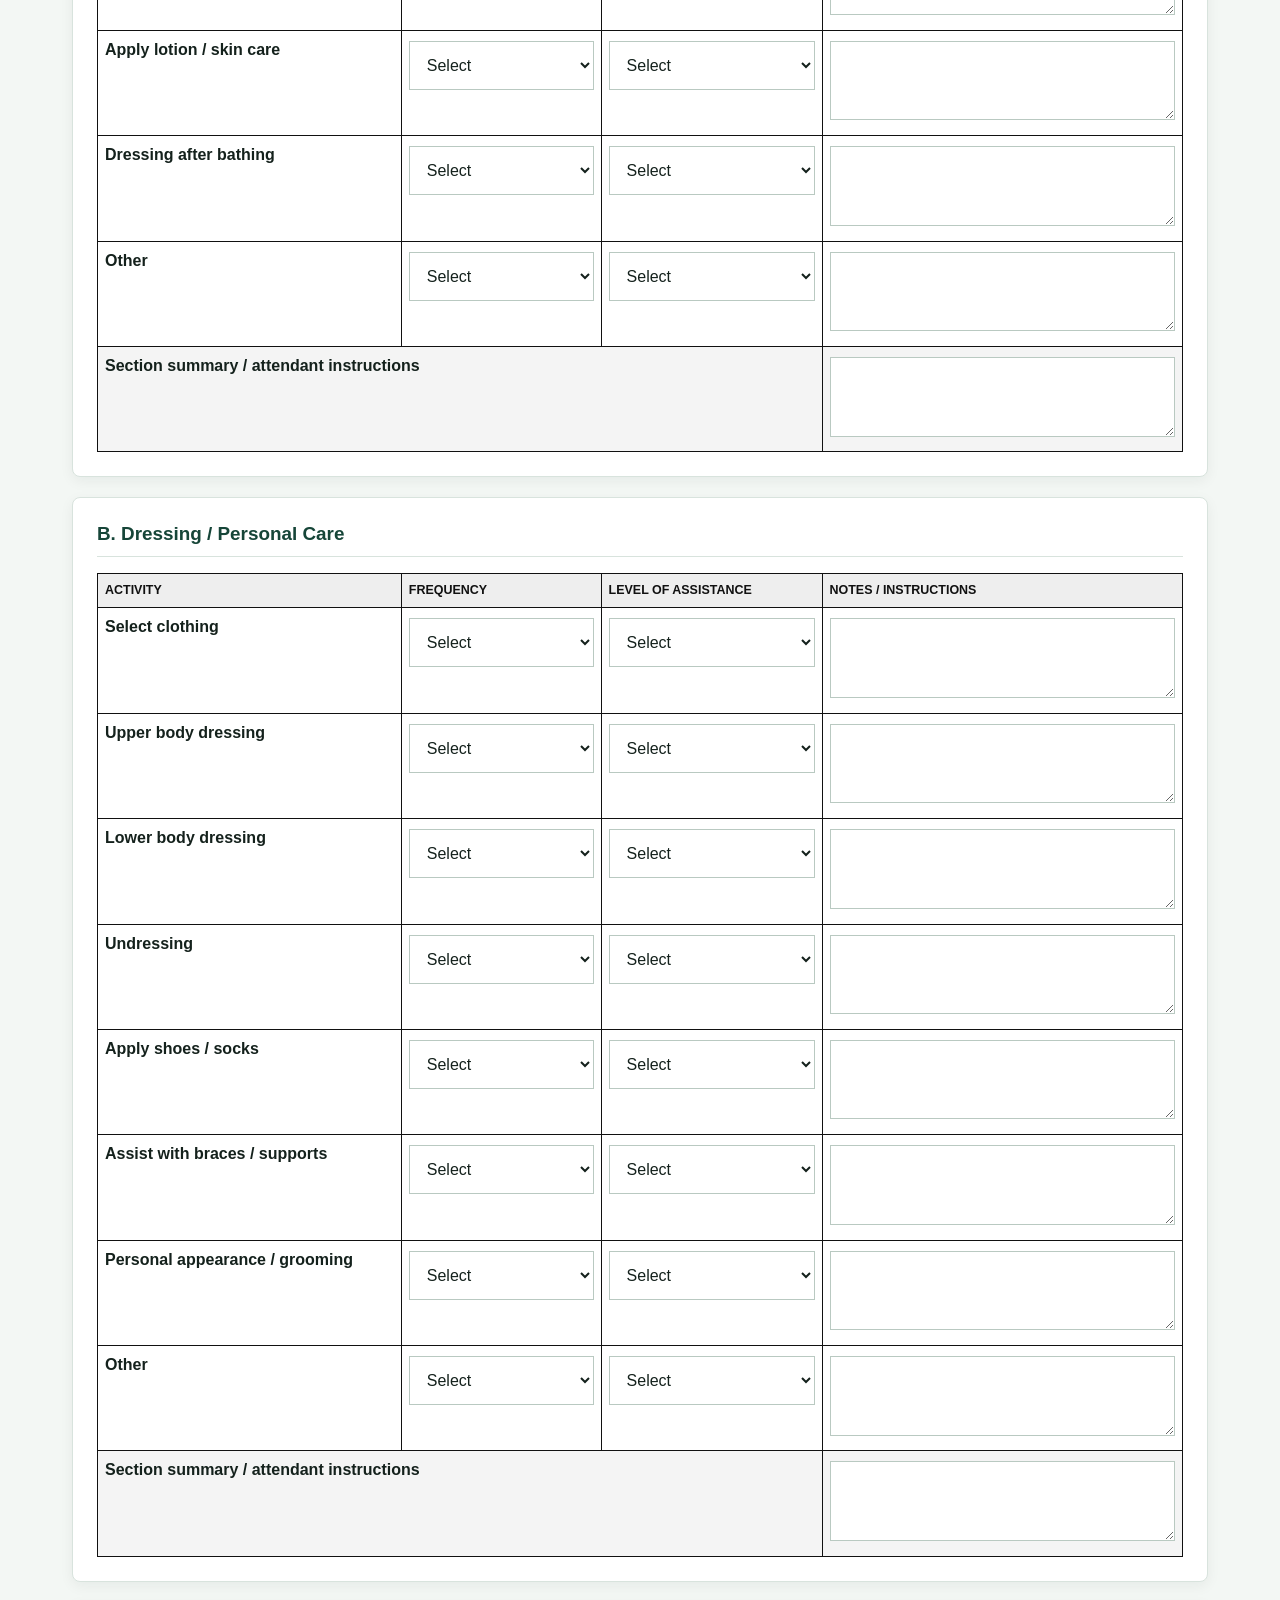
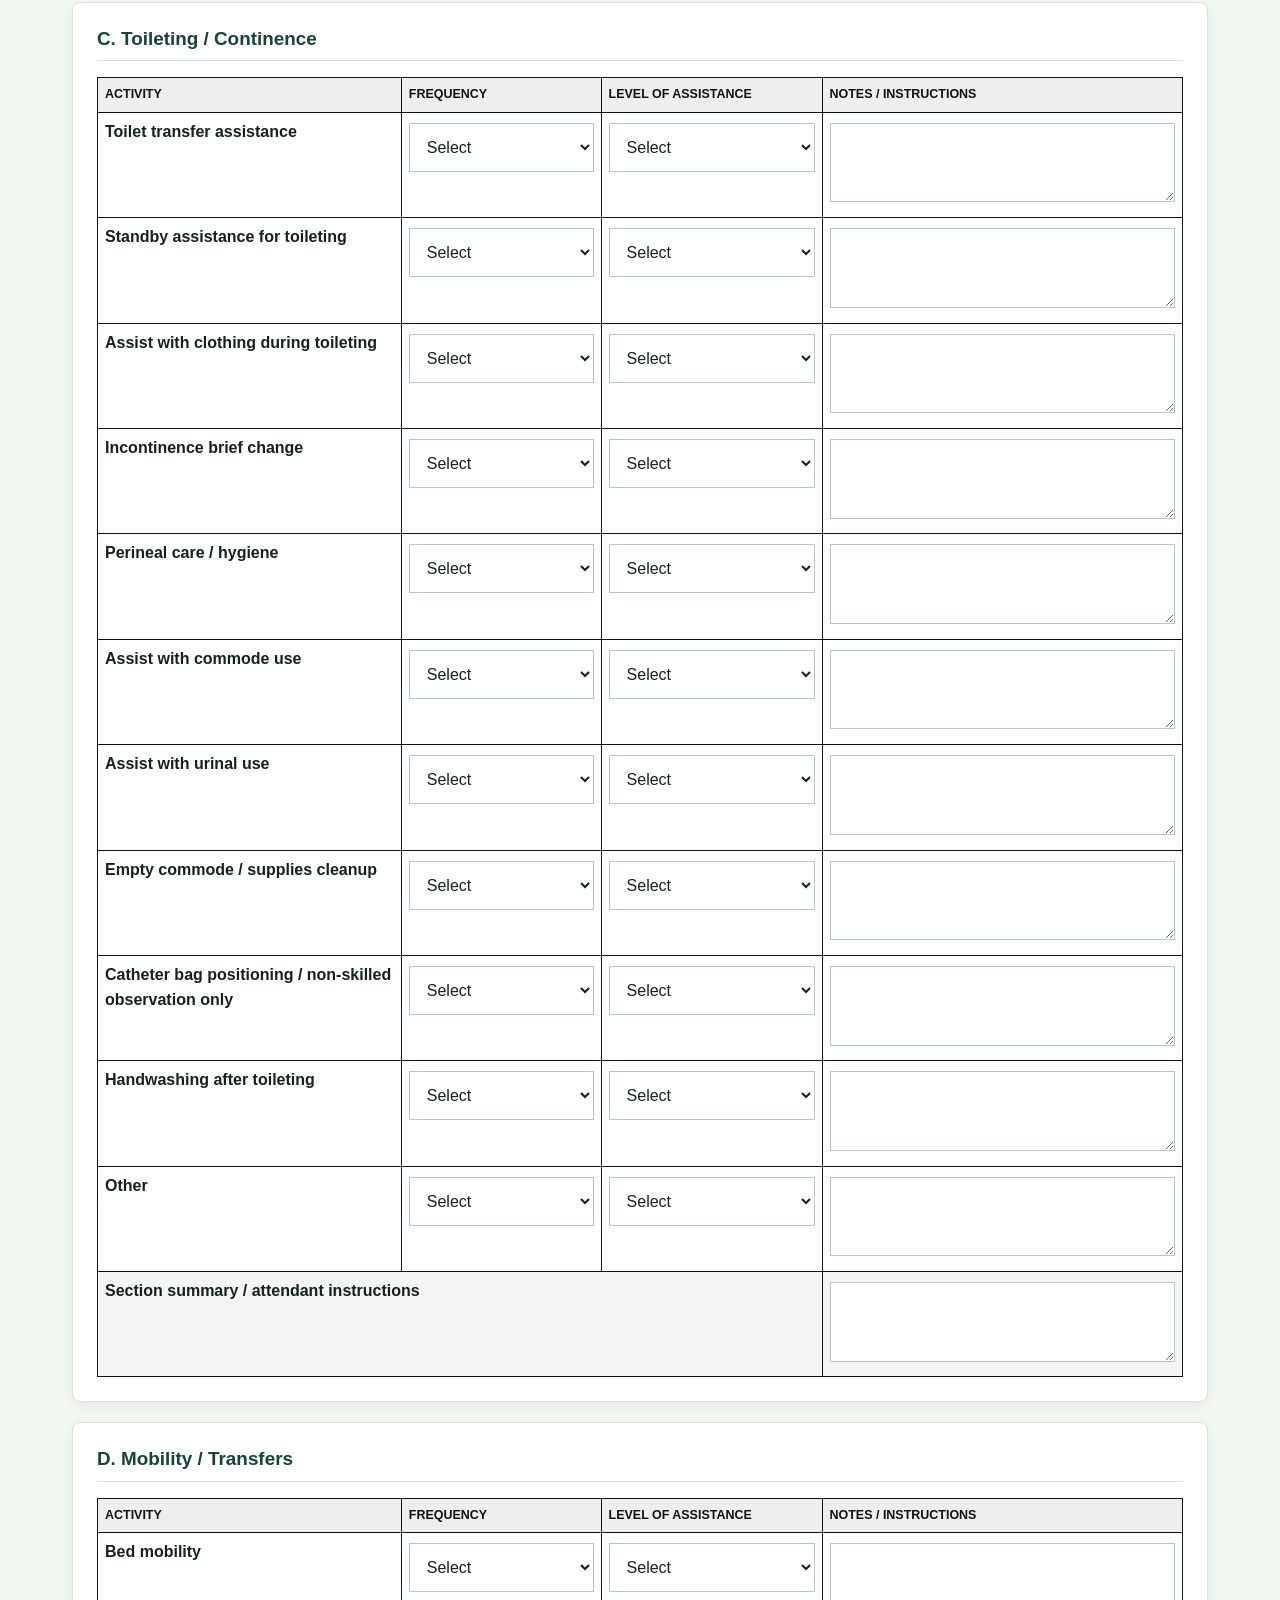
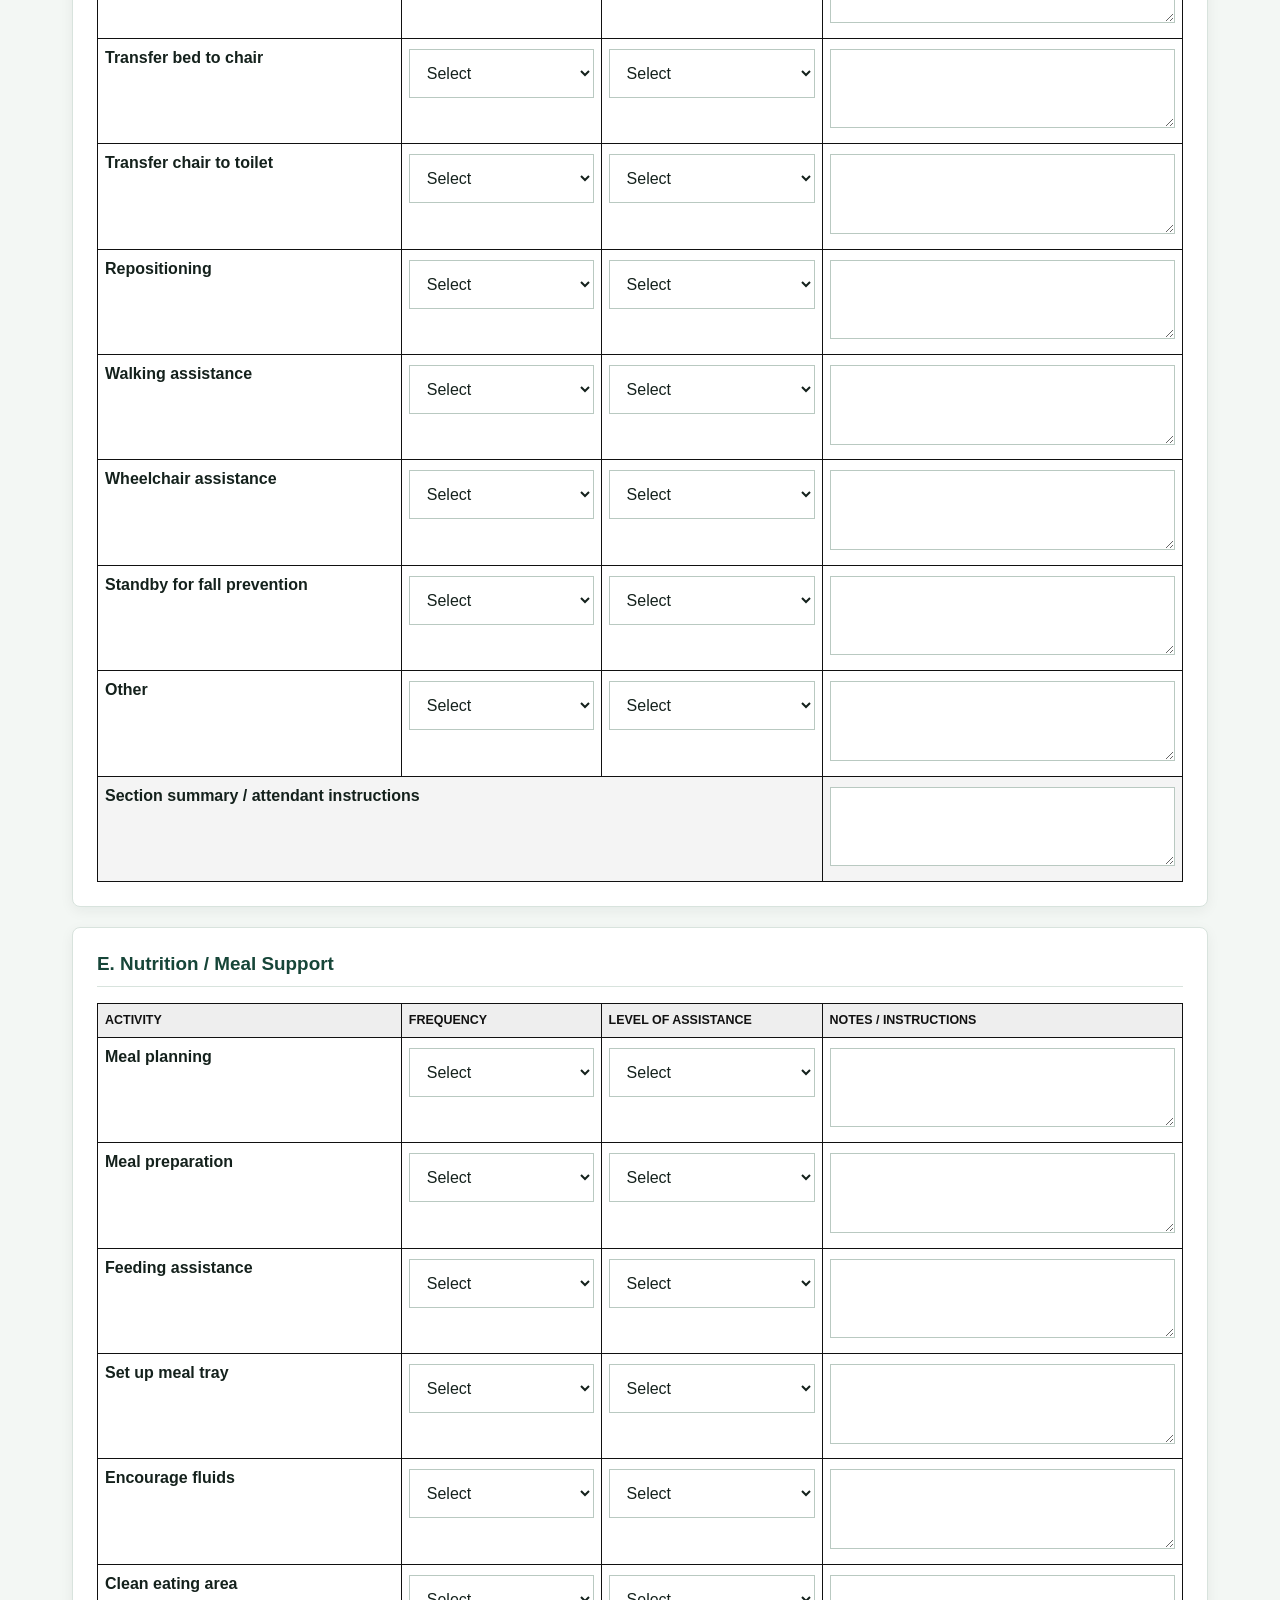
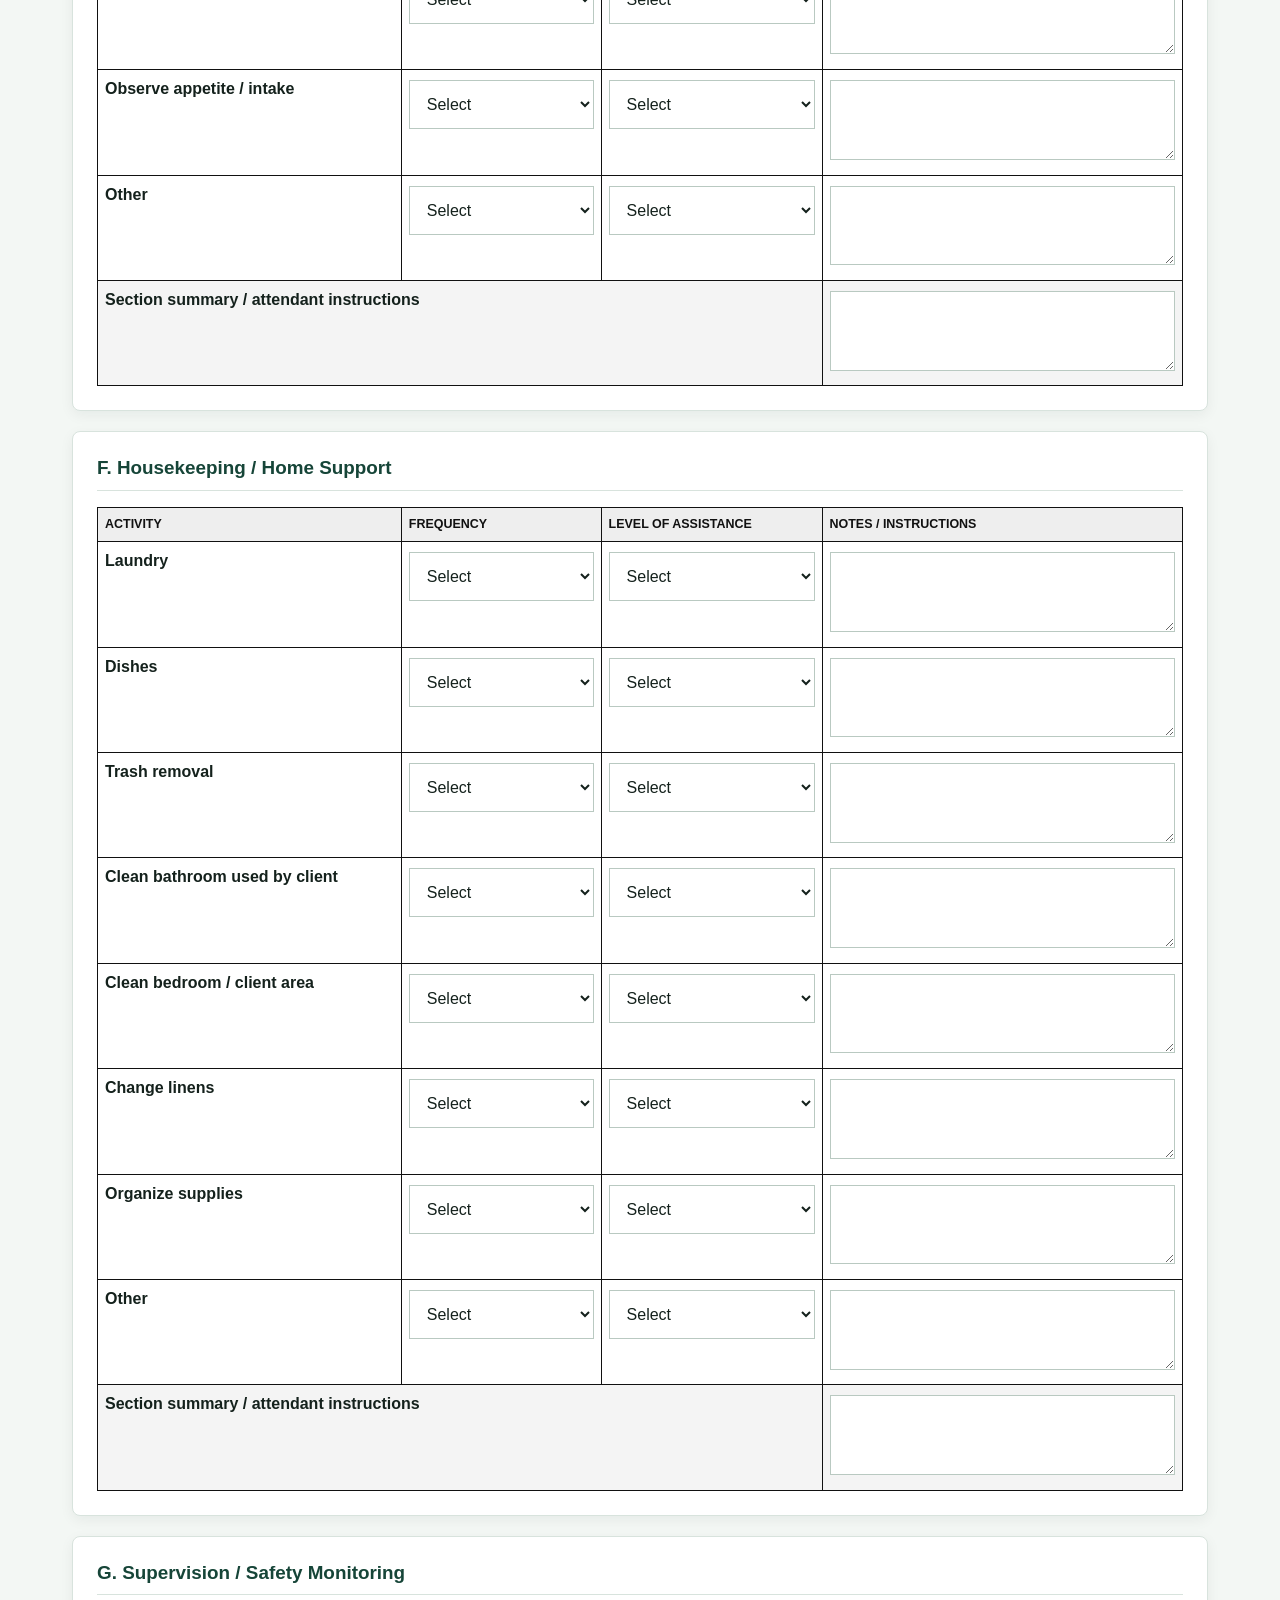
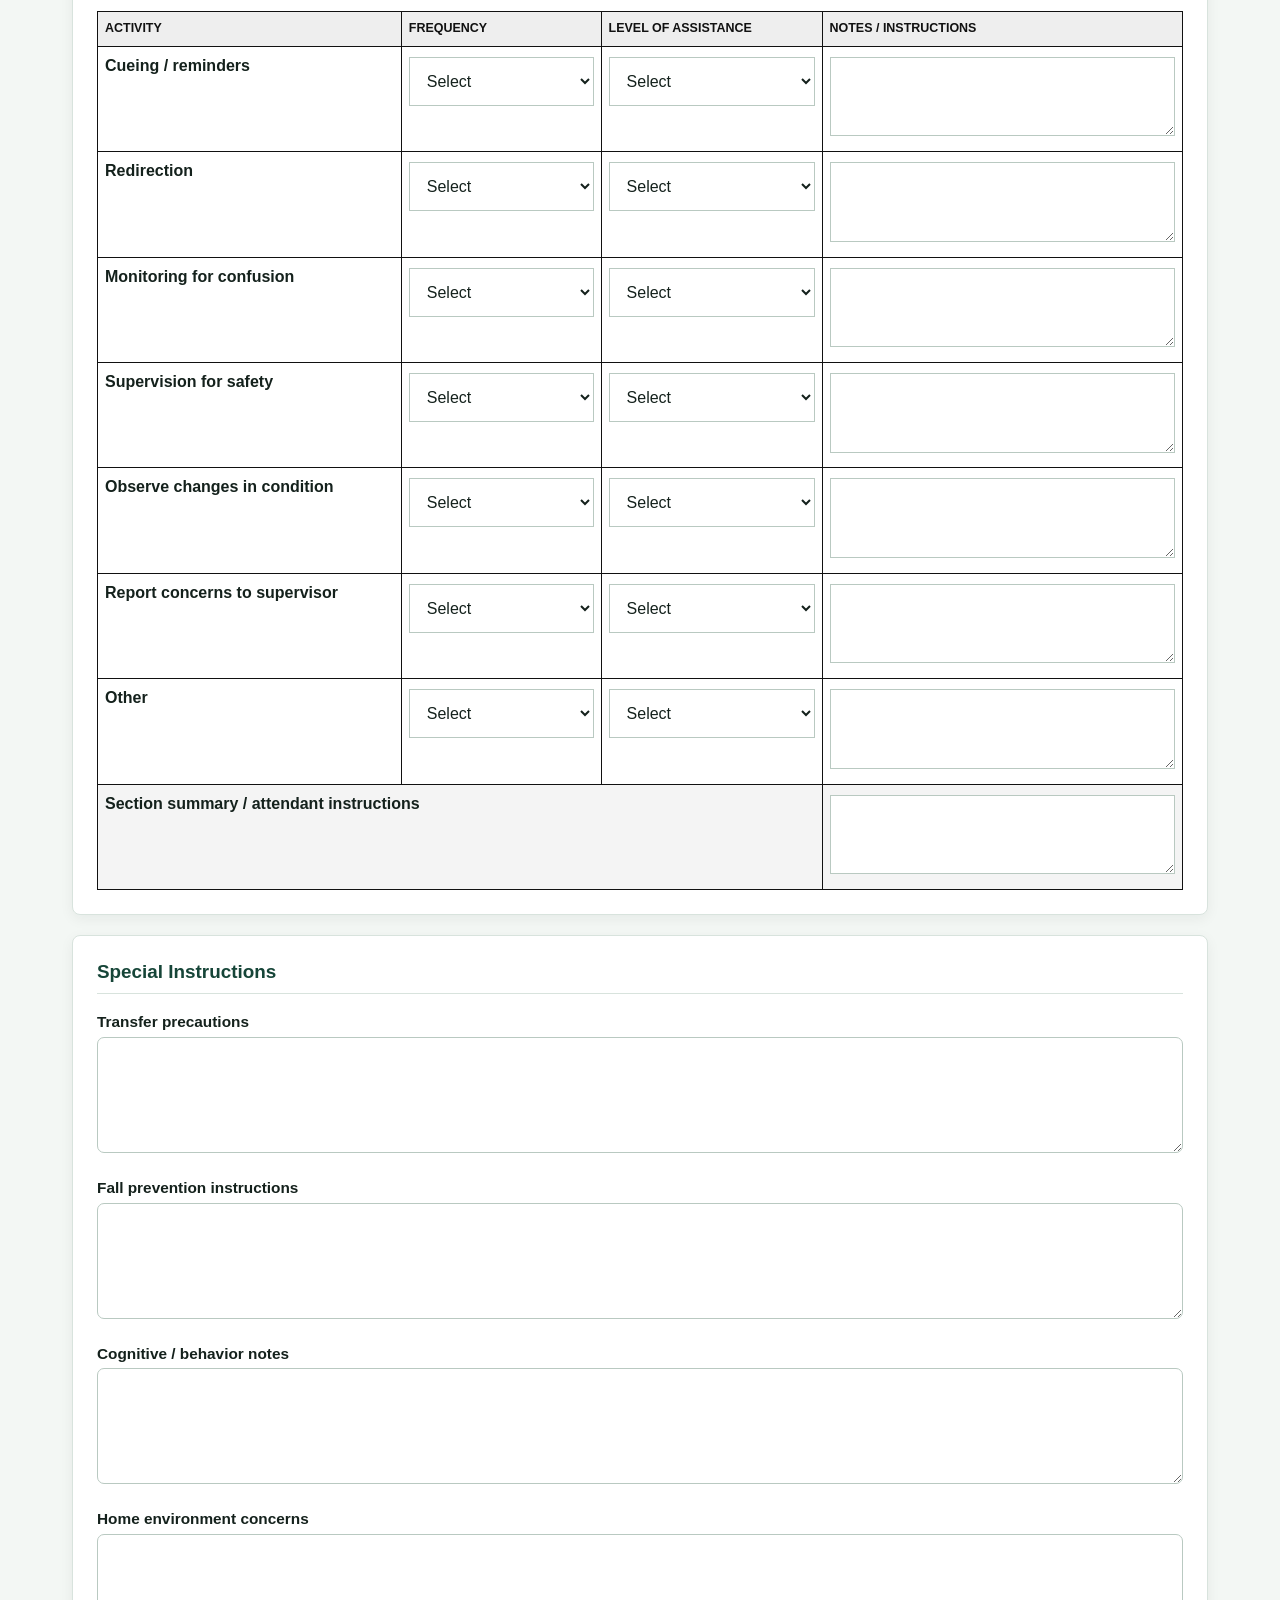
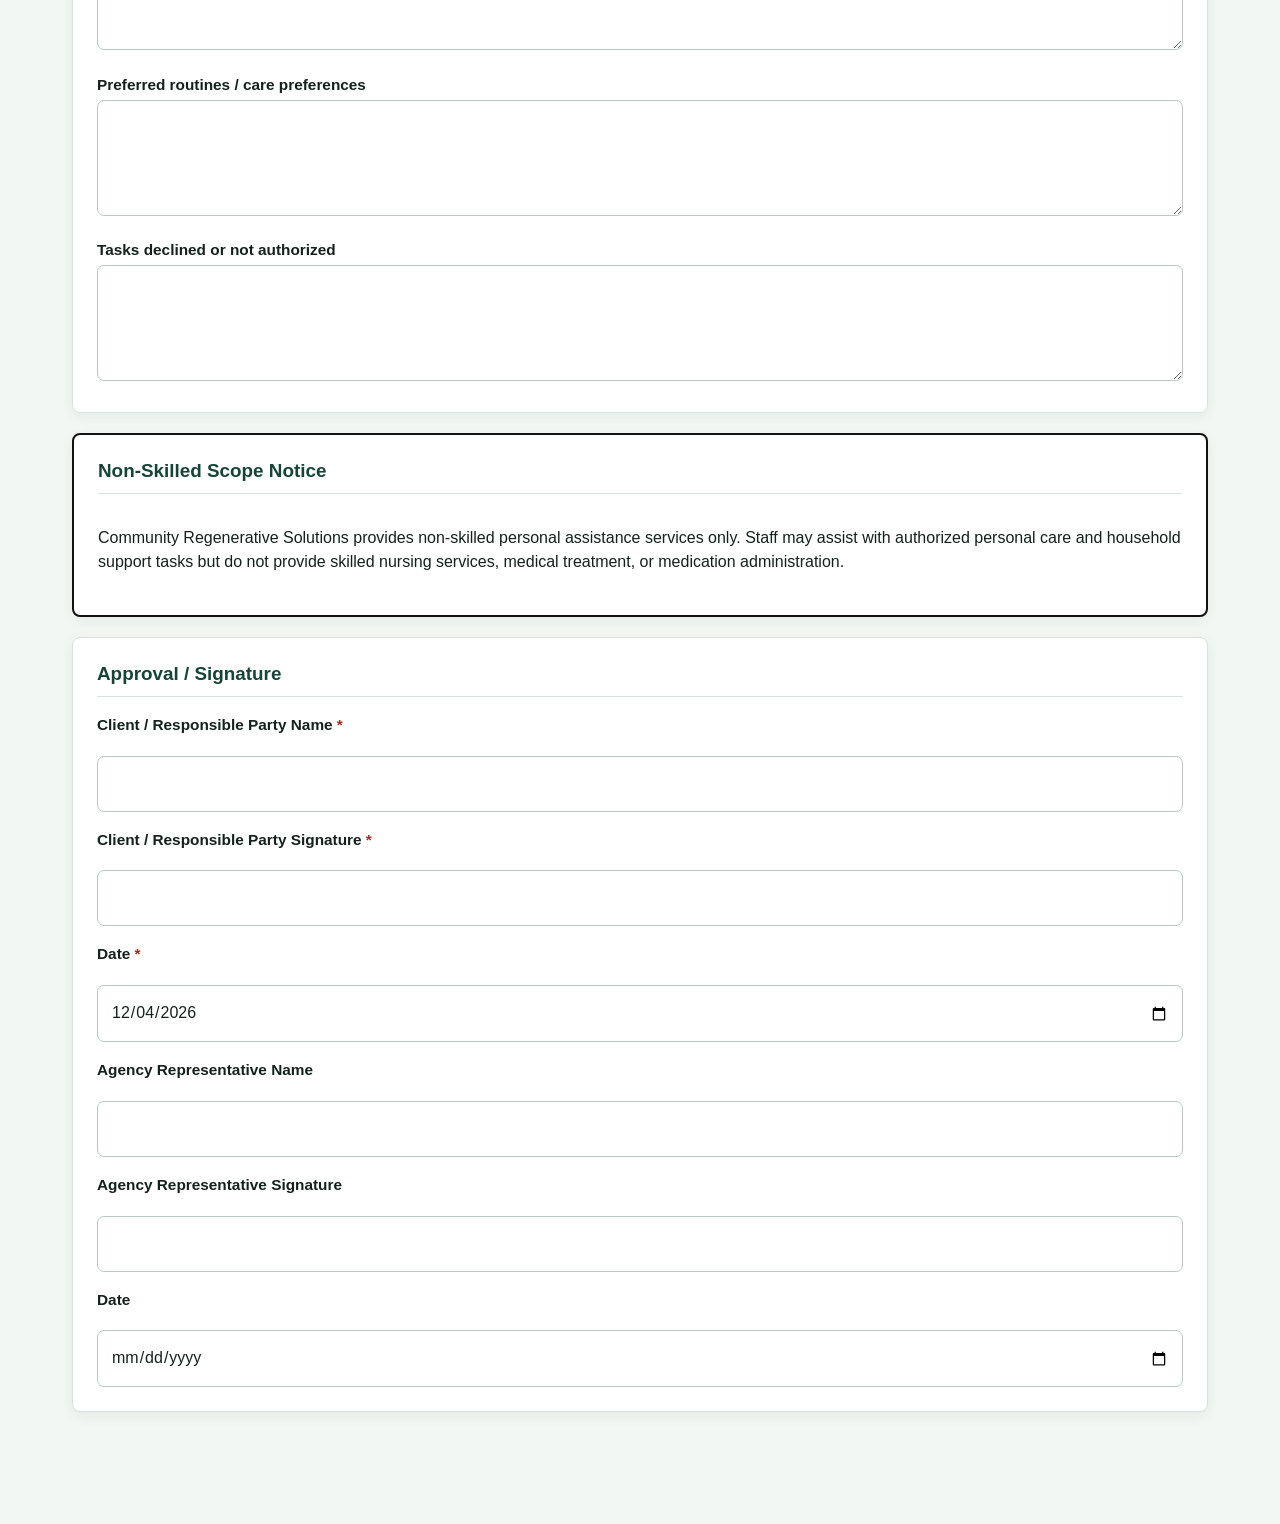
<file: client-service-plan-crs-5q8n2v/index.html>
<!doctype html>
<html lang="en">
  <head>
    <meta charset="utf-8">
    <meta name="viewport" content="width=device-width, initial-scale=1">
    <title>Community Regenerative Solutions | Client Service Plan</title>
    <link rel="stylesheet" href="../assets/styles.css">
    <style>
      .plan-shell {
        max-width: 1180px;
      }

      .compact-grid {
        display: grid;
        gap: 10px;
        grid-template-columns: repeat(2, minmax(0, 1fr));
      }

      .plan-table-wrap {
        overflow-x: auto;
      }

      .plan-table {
        border-collapse: collapse;
        min-width: 960px;
        width: 100%;
      }

      .plan-table th,
      .plan-table td {
        border: 1px solid #111111;
        padding: 7px;
        vertical-align: top;
      }

      .plan-table th {
        background: #eeeeee;
        color: #111111;
        font-size: 0.78rem;
        text-align: left;
        text-transform: uppercase;
      }

      .plan-table td {
        background: #ffffff;
      }

      .plan-table .activity-cell {
        font-weight: 850;
        width: 28%;
      }

      .plan-table input,
      .plan-table select,
      .plan-table textarea {
        border-radius: 0;
        min-height: 42px;
      }

      .plan-table textarea {
        min-height: 56px;
      }

      .summary-row td {
        background: #f4f4f4;
        font-weight: 900;
      }

      .scope-notice {
        border: 2px solid #111111;
      }

      @media (max-width: 760px) {
        .compact-grid {
          grid-template-columns: 1fr;
        }
      }

      @media print {
        .submit-button,
        .submission-status,
        .error-summary,
        .success-message {
          display: none !important;
        }
      }
    </style>
  </head>
  <body>
    <main class="page-shell plan-shell">
      <header class="form-header">
        <p class="eyebrow">CRS Client Plan</p>
        <h1>Community Regenerative Solutions</h1>
        <p>Client Service Plan (CRS-CL03)</p>
      </header>

      <section class="notice" aria-label="Form instructions">
        <p><strong>Private-Pay Personal Assistance Services Plan.</strong> Complete this compact service plan for authorized non-skilled PAS tasks, assistance levels, safety instructions, and client preferences.</p>
      </section>

      <form id="clientServicePlanForm" class="application-form" method="POST" action="/api/submit-client-form" enctype="application/x-www-form-urlencoded" novalidate>
        <div id="errorSummary" class="error-summary" tabindex="-1" hidden></div>
        <input type="hidden" name="formType" value="client-service-plan">

        <section class="form-section" aria-labelledby="headerTitle">
          <h2 id="headerTitle">Header Section</h2>
          <div class="compact-grid">
            <label for="clientName">Client Name <span>*</span><input id="clientName" name="clientName" required></label>
            <label for="dateOfBirth">Date of Birth<input id="dateOfBirth" name="dateOfBirth" type="date"></label>
            <label for="effectiveDate">Start / Effective Date <span>*</span><input id="effectiveDate" name="effectiveDate" type="date" required></label>
            <label for="reviewDate">Review Date<input id="reviewDate" name="reviewDate" type="date"></label>
            <label for="serviceAddress">Service Address<textarea id="serviceAddress" name="serviceAddress" rows="3"></textarea></label>
            <label for="preparedBy">Prepared By / Assessor<input id="preparedBy" name="preparedBy"></label>
            <label for="responsibleParty">Responsible Party / Guardian<input id="responsibleParty" name="responsibleParty"></label>
            <label for="phoneNumber">Phone Number<input id="phoneNumber" name="phoneNumber" type="tel"></label>
            <label for="emergencyContact">Emergency Contact<input id="emergencyContact" name="emergencyContact"></label>
            <label for="emergencyPhone">Emergency Contact Phone<input id="emergencyPhone" name="emergencyPhone" type="tel"></label>
          </div>
        </section>

        <section class="form-section" aria-labelledby="summaryTitle">
          <h2 id="summaryTitle">Plan Summary</h2>
          <fieldset>
            <legend>Overall level of assistance <span>*</span></legend>
            <label class="choice"><input type="radio" name="assistanceLevel" value="Minimal" required> Minimal</label>
            <label class="choice"><input type="radio" name="assistanceLevel" value="Moderate"> Moderate</label>
            <label class="choice"><input type="radio" name="assistanceLevel" value="Extensive"> Extensive</label>
          </fieldset>
          <fieldset>
            <legend>Primary risks</legend>
            <label class="choice checkbox-choice"><input type="checkbox" name="riskFall"> Fall Risk</label>
            <label class="choice checkbox-choice"><input type="checkbox" name="riskCognitive"> Cognitive Impairment</label>
            <label class="choice checkbox-choice"><input type="checkbox" name="riskTransfer"> Transfer Assistance Needed</label>
            <label class="choice checkbox-choice"><input type="checkbox" name="riskSupervision"> Supervision Needed</label>
            <label class="choice checkbox-choice"><input type="checkbox" name="riskOther"> Other</label>
          </fieldset>
          <label for="summaryNotes">Notes / special concerns</label>
          <textarea id="summaryNotes" name="summaryNotes" rows="4"></textarea>
        </section>

        <section id="serviceTables" class="application-form" aria-label="Service plan task tables"></section>

        <section class="form-section" aria-labelledby="instructionsTitle">
          <h2 id="instructionsTitle">Special Instructions</h2>
          <label for="transferPrecautions">Transfer precautions<textarea id="transferPrecautions" name="transferPrecautions" rows="3"></textarea></label>
          <label for="fallPrevention">Fall prevention instructions<textarea id="fallPrevention" name="fallPrevention" rows="3"></textarea></label>
          <label for="cognitiveNotes">Cognitive / behavior notes<textarea id="cognitiveNotes" name="cognitiveNotes" rows="3"></textarea></label>
          <label for="homeConcerns">Home environment concerns<textarea id="homeConcerns" name="homeConcerns" rows="3"></textarea></label>
          <label for="preferredRoutines">Preferred routines / care preferences<textarea id="preferredRoutines" name="preferredRoutines" rows="3"></textarea></label>
          <label for="declinedTasks">Tasks declined or not authorized<textarea id="declinedTasks" name="declinedTasks" rows="3"></textarea></label>
        </section>

        <section class="form-section scope-notice" aria-labelledby="scopeTitle">
          <h2 id="scopeTitle">Non-Skilled Scope Notice</h2>
          <p>Community Regenerative Solutions provides non-skilled personal assistance services only. Staff may assist with authorized personal care and household support tasks but do not provide skilled nursing services, medical treatment, or medication administration.</p>
        </section>

        <section class="form-section" aria-labelledby="approvalTitle">
          <h2 id="approvalTitle">Approval / Signature</h2>
          <label for="clientSignerName">Client / Responsible Party Name <span>*</span></label>
          <input id="clientSignerName" name="clientSignerName" required>
          <label for="clientSignature">Client / Responsible Party Signature <span>*</span></label>
          <input id="clientSignature" name="clientSignature" required>
          <label for="clientSignatureDate">Date <span>*</span></label>
          <input id="clientSignatureDate" name="clientSignatureDate" type="date" required>
          <label for="agencyRepName">Agency Representative Name</label>
          <input id="agencyRepName" name="agencyRepName">
          <label for="agencyRepSignature">Agency Representative Signature</label>
          <input id="agencyRepSignature" name="agencyRepSignature">
          <label for="agencyRepDate">Date</label>
          <input id="agencyRepDate" name="agencyRepDate" type="date">
        </section>

        <div id="submissionStatus" class="submission-status" role="status" aria-live="polite" hidden></div>
        <button class="submit-button" type="submit">Submit Service Plan</button>
      </form>

      <section id="successMessage" class="success-message" hidden tabindex="-1">
        <h2>The client service plan has been submitted successfully.</h2>
        <p>The completed service plan PDF has been downloaded to your device.</p>
      </section>
    </main>

    <script src="../src/client-pdf-generator.js"></script>
    <script src="../src/client-service-plan.js"></script>
  </body>
</html>
</file>
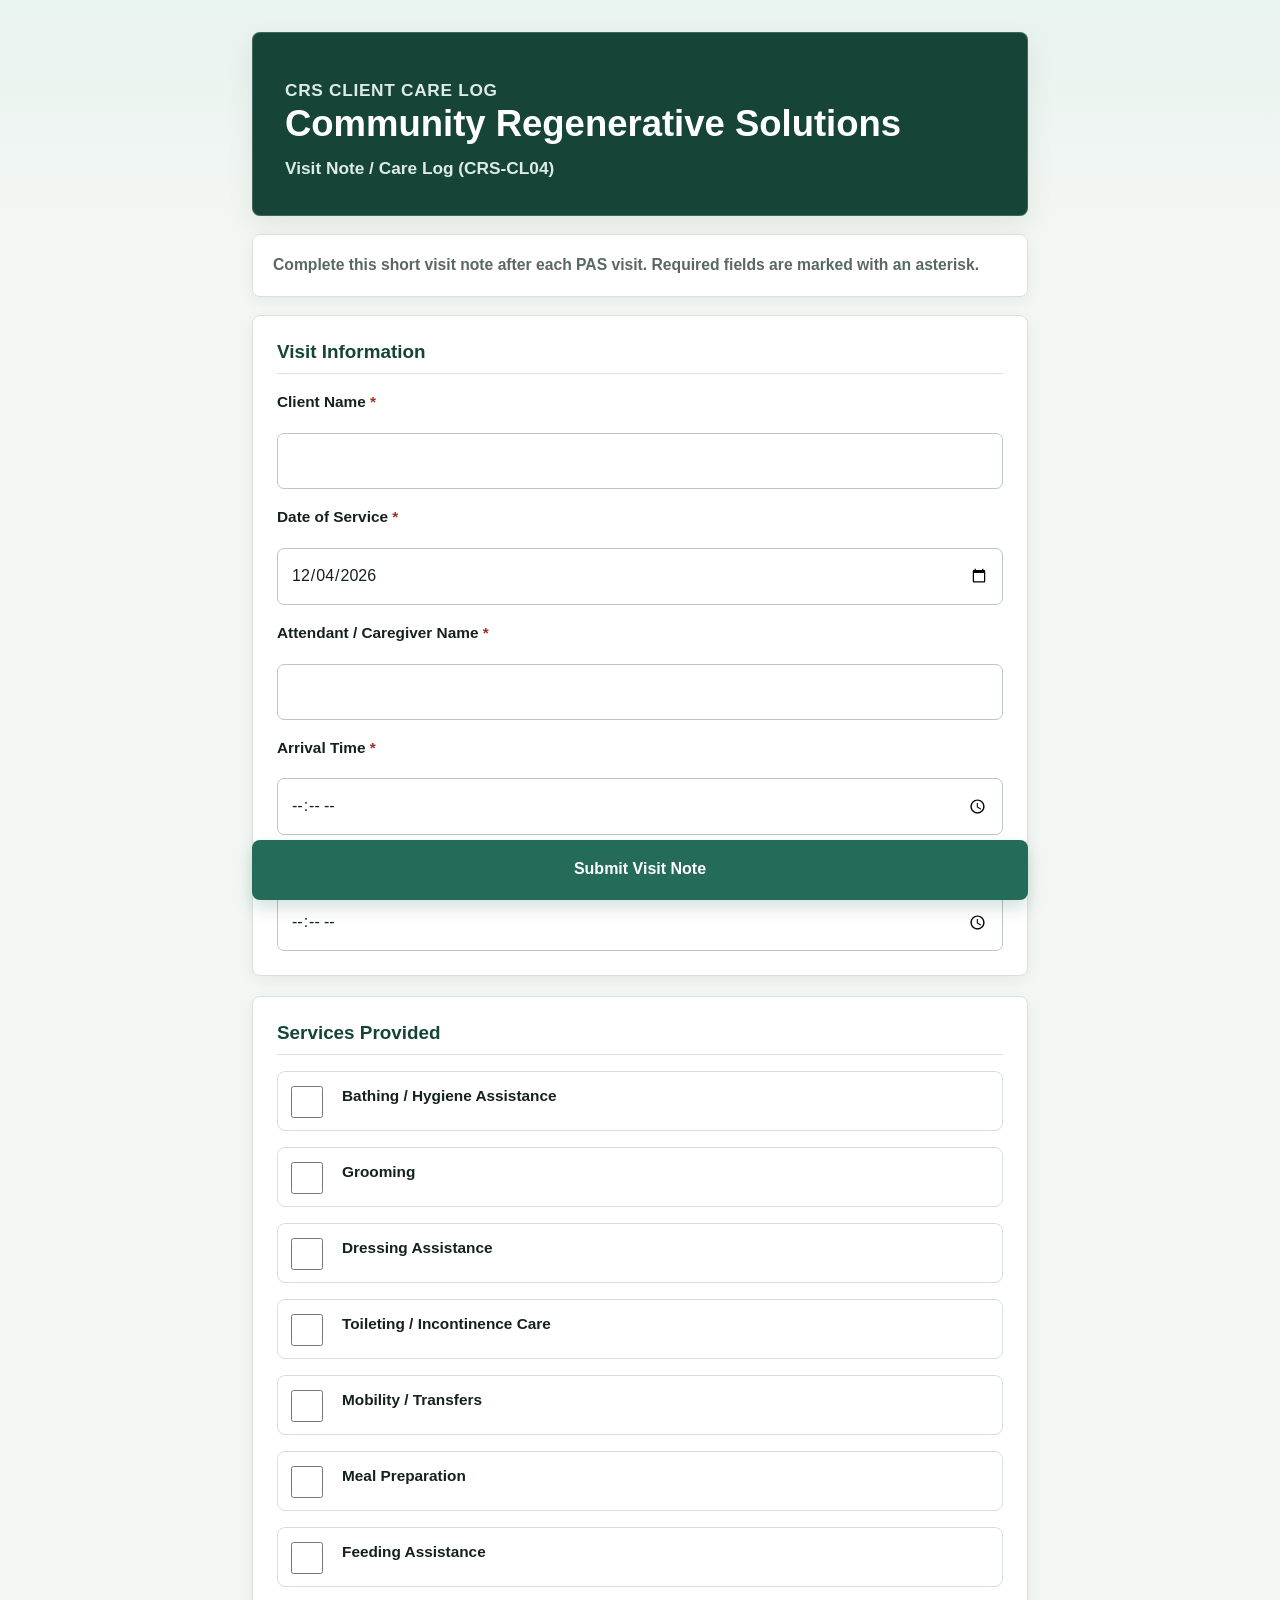
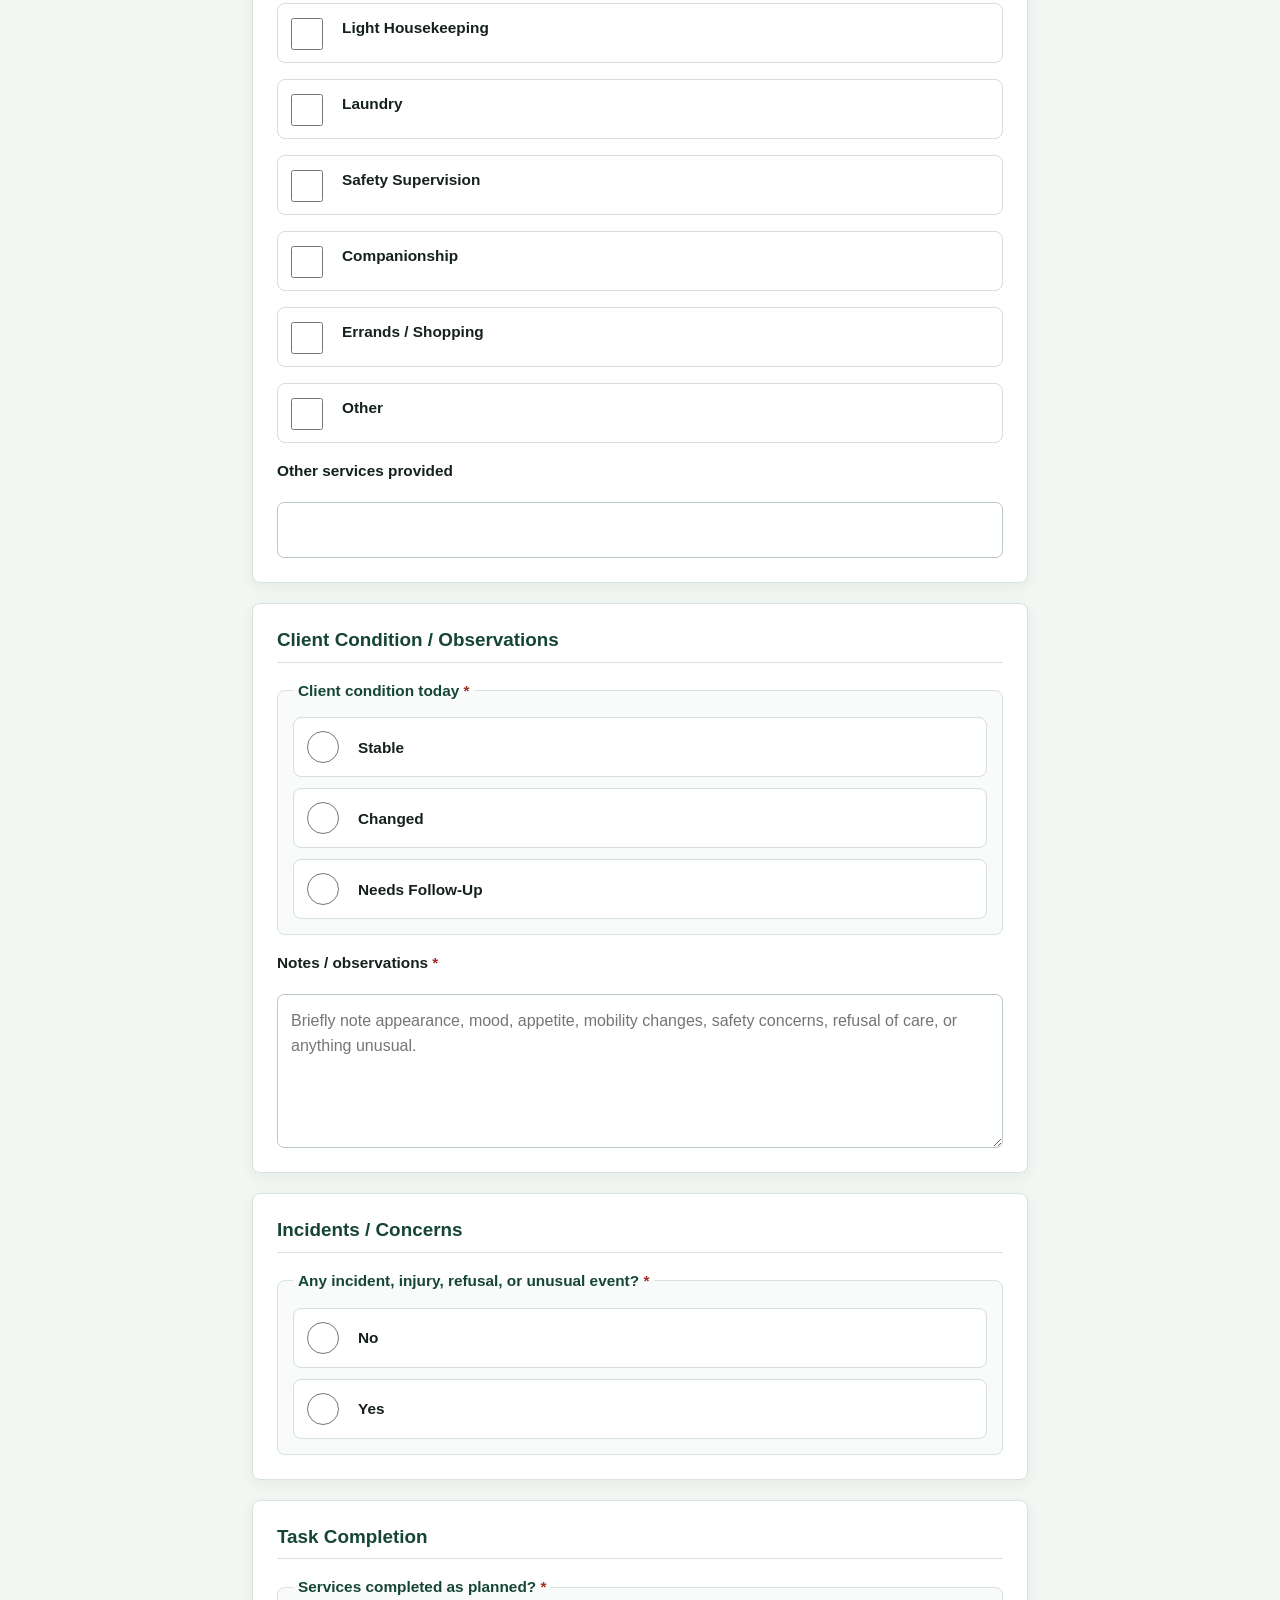
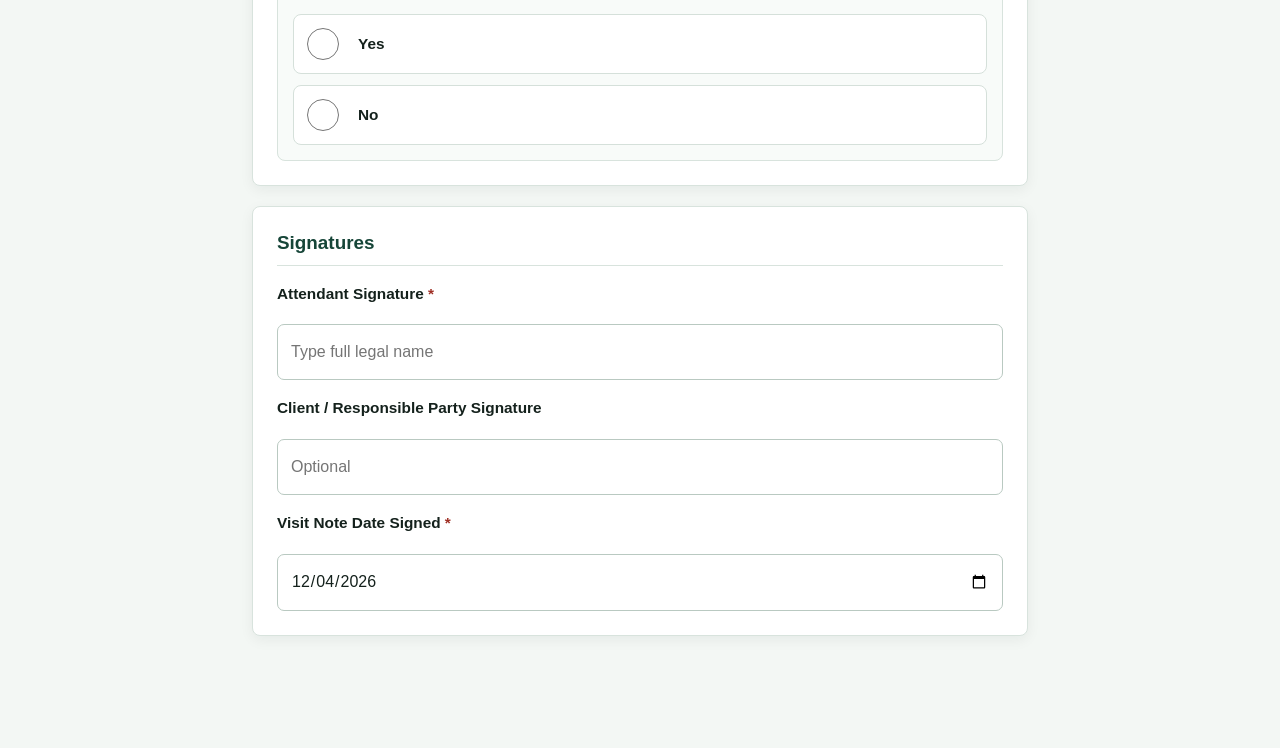
<file: client-visit-note-crs-4p6m1x/index.html>
<!doctype html>
<html lang="en">
  <head>
    <meta charset="utf-8">
    <meta name="viewport" content="width=device-width, initial-scale=1">
    <title>Community Regenerative Solutions | Visit Note / Care Log</title>
    <link rel="stylesheet" href="../assets/styles.css">
  </head>
  <body>
    <main class="page-shell">
      <header class="form-header">
        <p class="eyebrow">CRS Client Care Log</p>
        <h1>Community Regenerative Solutions</h1>
        <p>Visit Note / Care Log (CRS-CL04)</p>
      </header>

      <section class="notice" aria-label="Form instructions">
        <p>Complete this short visit note after each PAS visit. Required fields are marked with an asterisk.</p>
      </section>

      <form id="clientVisitNoteForm" class="application-form" method="POST" action="/api/submit-client-form" enctype="application/x-www-form-urlencoded" novalidate>
        <div id="errorSummary" class="error-summary" tabindex="-1" hidden></div>
        <input type="hidden" name="formType" value="client-visit-note">

        <section class="form-section" aria-labelledby="visitInfoTitle">
          <h2 id="visitInfoTitle">Visit Information</h2>

          <label for="clientName">Client Name <span>*</span></label>
          <input id="clientName" name="clientName" autocomplete="name" required>

          <label for="dateOfService">Date of Service <span>*</span></label>
          <input id="dateOfService" name="dateOfService" type="date" required>

          <label for="attendantName">Attendant / Caregiver Name <span>*</span></label>
          <input id="attendantName" name="attendantName" required>

          <label for="arrivalTime">Arrival Time <span>*</span></label>
          <input id="arrivalTime" name="arrivalTime" type="time" required>

          <label for="departureTime">Departure Time <span>*</span></label>
          <input id="departureTime" name="departureTime" type="time" required>
        </section>

        <section class="form-section" aria-labelledby="servicesTitle">
          <h2 id="servicesTitle">Services Provided</h2>

          <label class="choice checkbox-choice"><input type="checkbox" name="serviceBathingHygiene"> Bathing / Hygiene Assistance</label>
          <label class="choice checkbox-choice"><input type="checkbox" name="serviceGrooming"> Grooming</label>
          <label class="choice checkbox-choice"><input type="checkbox" name="serviceDressing"> Dressing Assistance</label>
          <label class="choice checkbox-choice"><input type="checkbox" name="serviceToileting"> Toileting / Incontinence Care</label>
          <label class="choice checkbox-choice"><input type="checkbox" name="serviceMobilityTransfers"> Mobility / Transfers</label>
          <label class="choice checkbox-choice"><input type="checkbox" name="serviceMealPreparation"> Meal Preparation</label>
          <label class="choice checkbox-choice"><input type="checkbox" name="serviceFeeding"> Feeding Assistance</label>
          <label class="choice checkbox-choice"><input type="checkbox" name="serviceHousekeeping"> Light Housekeeping</label>
          <label class="choice checkbox-choice"><input type="checkbox" name="serviceLaundry"> Laundry</label>
          <label class="choice checkbox-choice"><input type="checkbox" name="serviceSafetySupervision"> Safety Supervision</label>
          <label class="choice checkbox-choice"><input type="checkbox" name="serviceCompanionship"> Companionship</label>
          <label class="choice checkbox-choice"><input type="checkbox" name="serviceErrands"> Errands / Shopping</label>
          <label class="choice checkbox-choice"><input type="checkbox" name="serviceOther"> Other</label>

          <label for="otherServices">Other services provided</label>
          <input id="otherServices" name="otherServices">
        </section>

        <section class="form-section" aria-labelledby="conditionTitle">
          <h2 id="conditionTitle">Client Condition / Observations</h2>

          <fieldset>
            <legend>Client condition today <span>*</span></legend>
            <label class="choice"><input type="radio" name="clientCondition" value="Stable" required> Stable</label>
            <label class="choice"><input type="radio" name="clientCondition" value="Changed"> Changed</label>
            <label class="choice"><input type="radio" name="clientCondition" value="Needs Follow-Up"> Needs Follow-Up</label>
          </fieldset>

          <label for="observationNotes">Notes / observations <span>*</span></label>
          <textarea id="observationNotes" name="observationNotes" rows="5" required placeholder="Briefly note appearance, mood, appetite, mobility changes, safety concerns, refusal of care, or anything unusual."></textarea>
        </section>

        <section class="form-section" aria-labelledby="incidentsTitle">
          <h2 id="incidentsTitle">Incidents / Concerns</h2>

          <fieldset>
            <legend>Any incident, injury, refusal, or unusual event? <span>*</span></legend>
            <label class="choice"><input type="radio" name="incidentOccurred" value="No" required> No</label>
            <label class="choice"><input type="radio" name="incidentOccurred" value="Yes"> Yes</label>
          </fieldset>

          <div id="incidentDetailsGroup" hidden>
            <label for="incidentDetails">If yes, describe <span>*</span></label>
            <textarea id="incidentDetails" name="incidentDetails" rows="4"></textarea>
          </div>
        </section>

        <section class="form-section" aria-labelledby="completionTitle">
          <h2 id="completionTitle">Task Completion</h2>

          <fieldset>
            <legend>Services completed as planned? <span>*</span></legend>
            <label class="choice"><input type="radio" name="servicesCompleted" value="Yes" required> Yes</label>
            <label class="choice"><input type="radio" name="servicesCompleted" value="No"> No</label>
          </fieldset>

          <div id="incompleteExplanationGroup" hidden>
            <label for="incompleteExplanation">If no, explain <span>*</span></label>
            <textarea id="incompleteExplanation" name="incompleteExplanation" rows="4"></textarea>
          </div>
        </section>

        <section class="form-section" aria-labelledby="signaturesTitle">
          <h2 id="signaturesTitle">Signatures</h2>

          <label for="attendantSignature">Attendant Signature <span>*</span></label>
          <input id="attendantSignature" name="attendantSignature" placeholder="Type full legal name" required>

          <label for="clientSignature">Client / Responsible Party Signature</label>
          <input id="clientSignature" name="clientSignature" placeholder="Optional">

          <label for="signedDate">Visit Note Date Signed <span>*</span></label>
          <input id="signedDate" name="signedDate" type="date" required>
        </section>

        <div id="submissionStatus" class="submission-status" role="status" aria-live="polite" hidden></div>
        <button class="submit-button" type="submit">Submit Visit Note</button>
      </form>

      <section id="successMessage" class="success-message" hidden tabindex="-1">
        <h2>Your visit note has been submitted successfully.</h2>
        <p>The completed visit note PDF has been downloaded to your device.</p>
      </section>
    </main>

    <script src="../src/client-pdf-generator.js"></script>
    <script src="../src/client-visit-note.js"></script>
  </body>
</html>
</file>
<file: assets/styles.css>
:root {
  /* Brand and status colors can be adjusted here later. */
  --ink: #14211c;
  --muted: #5a6862;
  --page: #f3f7f4;
  --surface: #ffffff;
  --surface-soft: #f8fbf9;
  --line: #d8e3dd;
  --line-strong: #b9c9c1;
  --brand: #246b5a;
  --brand-dark: #164538;
  --brand-soft: #e7f2ee;
  --error: #9f2f24;
  --error-bg: #fff4f2;
  --success: #1f6544;
  --success-bg: #e8f5ee;
  --focus: #d5a72f;
  --shadow: 0 10px 28px rgba(20, 33, 28, 0.08);
  --shadow-soft: 0 4px 14px rgba(20, 33, 28, 0.06);
  font-family: Arial, Helvetica, sans-serif;
}

* {
  box-sizing: border-box;
}

html {
  background: var(--page);
}

body {
  background:
    linear-gradient(180deg, rgba(231, 242, 238, 0.9) 0, rgba(243, 247, 244, 0) 230px),
    var(--page);
  color: var(--ink);
  line-height: 1.55;
  margin: 0;
}

button,
input,
select,
textarea,
.download-link {
  font: inherit;
}

/* Page frame */
.page-shell {
  margin: 0 auto;
  max-width: 820px;
  padding: 14px;
}

/* Header / branding */
.form-header {
  background: var(--brand-dark);
  border: 1px solid rgba(255, 255, 255, 0.18);
  border-radius: 8px;
  box-shadow: var(--shadow);
  color: #ffffff;
  padding: 28px 20px;
}

.form-header h1 {
  font-size: 1.9rem;
  line-height: 1.12;
  margin: 0;
  max-width: 620px;
}

.form-header p {
  color: #dcebe6;
  font-size: 1.08rem;
  font-weight: 800;
  margin: 10px 0 0;
}

.eyebrow {
  color: #bfd8cf;
  font-size: 0.78rem;
  font-weight: 900;
  letter-spacing: 0.04em;
  margin: 0 0 8px;
  text-transform: uppercase;
}

.notice,
.form-section,
.success-message,
.error-summary,
.submission-status {
  background: var(--surface);
  border: 1px solid var(--line);
  border-radius: 8px;
}

.notice {
  box-shadow: var(--shadow-soft);
  color: var(--muted);
  font-size: 0.98rem;
  font-weight: 700;
  margin: 16px 0;
  padding: 16px 18px;
}

.notice p {
  margin: 0;
}

.application-form {
  display: grid;
  gap: 18px;
}

/* Section cards */
.form-section {
  box-shadow: var(--shadow-soft);
  display: grid;
  gap: 15px;
  padding: 20px 16px;
}

.form-section h2,
.success-message h2 {
  color: var(--brand-dark);
  font-size: 1.18rem;
  line-height: 1.25;
  margin: 0;
}

.form-section h2 {
  border-bottom: 1px solid var(--line);
  padding-bottom: 10px;
}

/* Typography and labels */
label,
legend {
  color: var(--ink);
  font-size: 0.96rem;
  font-weight: 850;
}

label span,
legend span {
  color: var(--error);
}

/* Form controls */
input,
select,
textarea {
  background: #ffffff;
  border: 1px solid var(--line-strong);
  border-radius: 7px;
  color: var(--ink);
  margin-top: 3px;
  min-height: 56px;
  padding: 14px 13px;
  transition: border-color 140ms ease, box-shadow 140ms ease, background-color 140ms ease;
  width: 100%;
}

select {
  cursor: pointer;
}

textarea {
  min-height: 116px;
  resize: vertical;
}

input[type="file"] {
  background: var(--surface-soft);
  min-height: 60px;
  padding: 16px 13px;
}

input:hover,
select:hover,
textarea:hover {
  border-color: #90aaa0;
}

input:focus,
select:focus,
textarea:focus,
button:focus,
.download-link:focus {
  border-color: var(--brand);
  box-shadow: 0 0 0 4px rgba(213, 167, 47, 0.24);
  outline: 0;
}

fieldset {
  background: var(--surface-soft);
  border: 1px solid var(--line);
  border-radius: 8px;
  display: grid;
  gap: 11px;
  margin: 0;
  padding: 15px;
}

.subsection {
  background: #fbfdfc;
  border-color: #cfddd6;
  gap: 14px;
  padding: 16px 14px;
}

legend {
  color: var(--brand-dark);
  padding: 0 5px;
}

/* Large radio and checkbox rows for phone use */
.choice {
  align-items: center;
  background: #ffffff;
  border: 1px solid #d5e0da;
  border-radius: 8px;
  cursor: pointer;
  display: grid;
  gap: 13px;
  grid-template-columns: 38px 1fr;
  min-height: 60px;
  padding: 12px 13px;
  transition: border-color 140ms ease, box-shadow 140ms ease, background-color 140ms ease;
}

.choice:hover {
  background: #fbfdfc;
  border-color: #a9bdb4;
}

.choice:has(input:checked) {
  background: var(--brand-soft);
  border-color: #83ab9d;
}

.choice input {
  accent-color: var(--brand);
  height: 32px;
  margin: 0;
  min-height: 32px;
  width: 32px;
}

.checkbox-choice {
  align-items: flex-start;
  grid-template-columns: 38px 1fr;
}

.checkbox-choice input {
  margin-top: 2px;
}

.conditional-field {
  display: grid;
  gap: 12px;
}

.helper-note {
  background: var(--brand-soft);
  border-left: 4px solid var(--brand);
  border-radius: 7px;
  color: #43524c;
  font-size: 0.95rem;
  font-weight: 800;
  margin: 0;
  padding: 13px 14px;
}

/* Primary actions */
.submit-button,
.download-link {
  background: var(--brand);
  border: 0;
  border-radius: 8px;
  box-shadow: 0 8px 18px rgba(36, 107, 90, 0.2);
  color: #ffffff;
  cursor: pointer;
  font-weight: 900;
  min-height: 60px;
  padding: 16px 18px;
  text-align: center;
  text-decoration: none;
  transition: background-color 140ms ease, box-shadow 140ms ease, transform 100ms ease;
  width: 100%;
}

.submit-button {
  bottom: 0;
  position: sticky;
}

.download-link {
  display: inline-block;
  margin-top: 18px;
}

.submit-button:hover,
.download-link:hover {
  background: var(--brand-dark);
  box-shadow: 0 10px 22px rgba(22, 69, 56, 0.24);
}

.submit-button:active,
.download-link:active {
  transform: translateY(1px);
}

.submit-button:disabled {
  background: #788c85;
  box-shadow: none;
  cursor: wait;
}

/* Alerts and messages */
.submission-status {
  box-shadow: var(--shadow-soft);
  font-weight: 800;
  padding: 14px 16px;
}

.submission-status.info {
  background: var(--brand-soft);
  border-color: #b9d5cb;
  color: var(--brand-dark);
}

.submission-status.error {
  background: var(--error-bg);
  border-color: #efc6c1;
  color: var(--error);
}

.error-summary {
  background: var(--error-bg);
  border-color: #efc6c1;
  box-shadow: var(--shadow-soft);
  color: var(--error);
  font-weight: 800;
  padding: 16px 18px;
}

.error-summary ul {
  margin: 10px 0 0;
  padding-left: 20px;
}

.field-error {
  border-color: var(--error);
  box-shadow: 0 0 0 4px rgba(159, 47, 36, 0.12);
}

.success-message {
  background: var(--success-bg);
  border-color: #b7dec7;
  box-shadow: var(--shadow);
  margin-top: 18px;
  padding: 24px 18px;
}

.success-message h2 {
  color: var(--success);
}

.success-message p {
  color: var(--muted);
  font-weight: 750;
  margin: 8px 0 0;
}

[hidden] {
  display: none !important;
}

@media (min-width: 720px) {
  .page-shell {
    padding: 32px 22px;
  }

  .form-header {
    padding: 34px 32px;
  }

  .form-header h1 {
    font-size: 2.28rem;
  }

  .notice {
    margin: 18px 0;
    padding: 18px 20px;
  }

  .application-form {
    gap: 20px;
  }

  .form-section {
    gap: 16px;
    padding: 24px;
  }

  .subsection {
    padding: 18px;
  }
}

@media (max-width: 420px) {
  .page-shell {
    padding: 10px;
  }

  .form-header {
    padding: 24px 16px;
  }

  .form-header h1 {
    font-size: 1.66rem;
  }

  .form-section {
    padding: 18px 14px;
  }

  fieldset {
    padding: 13px;
  }
}
</file>
